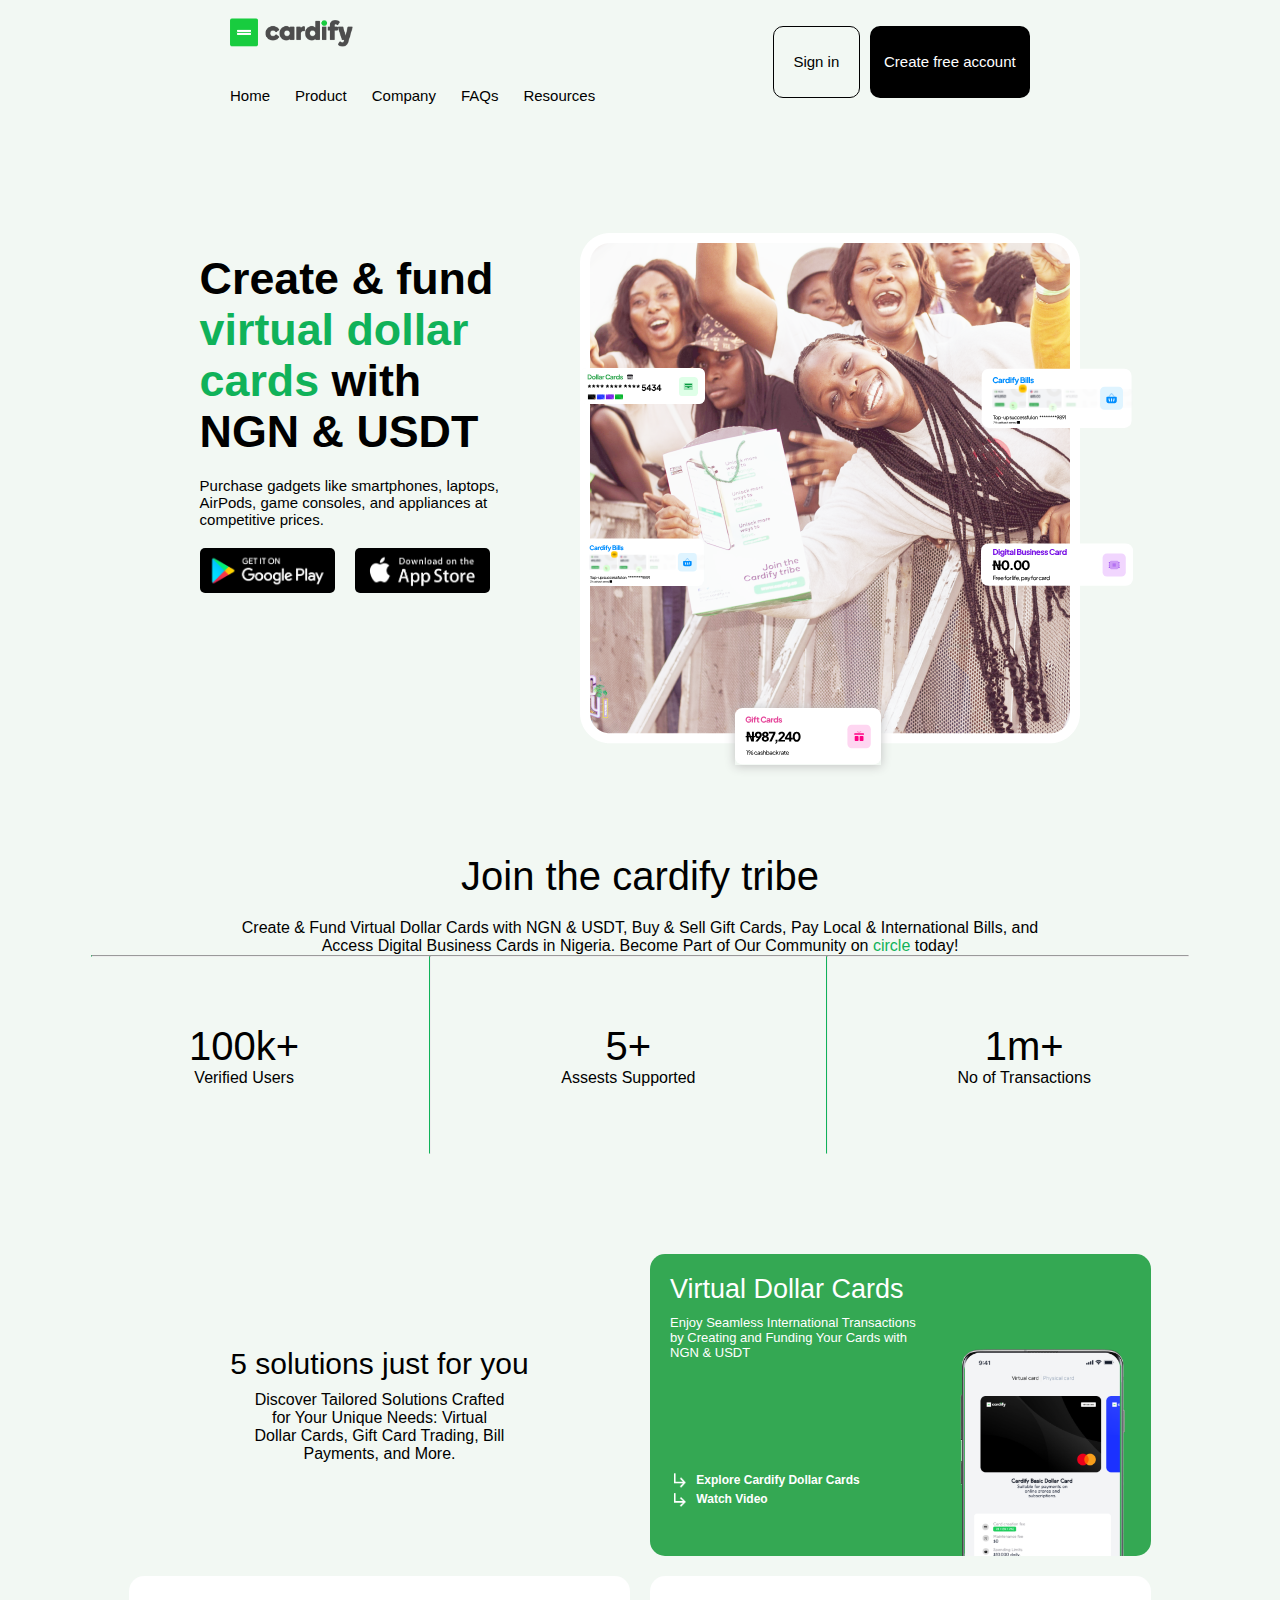
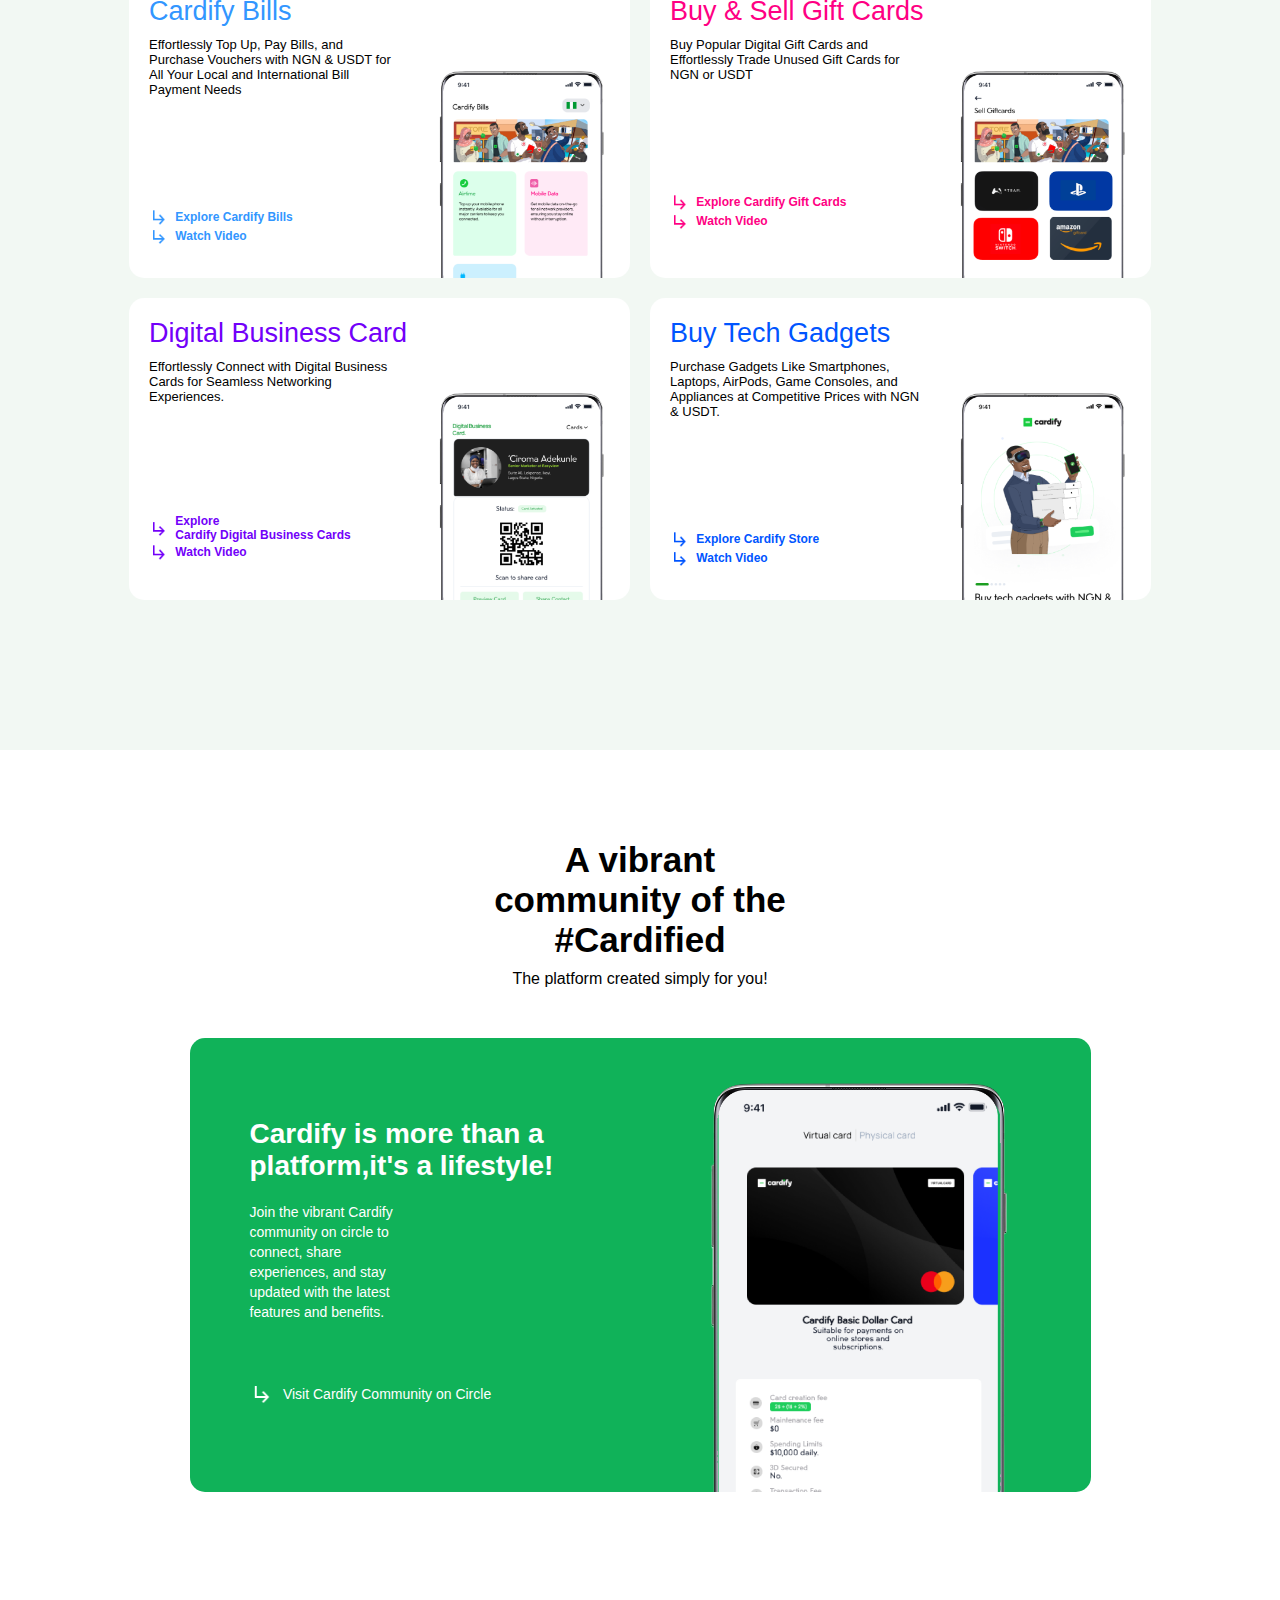
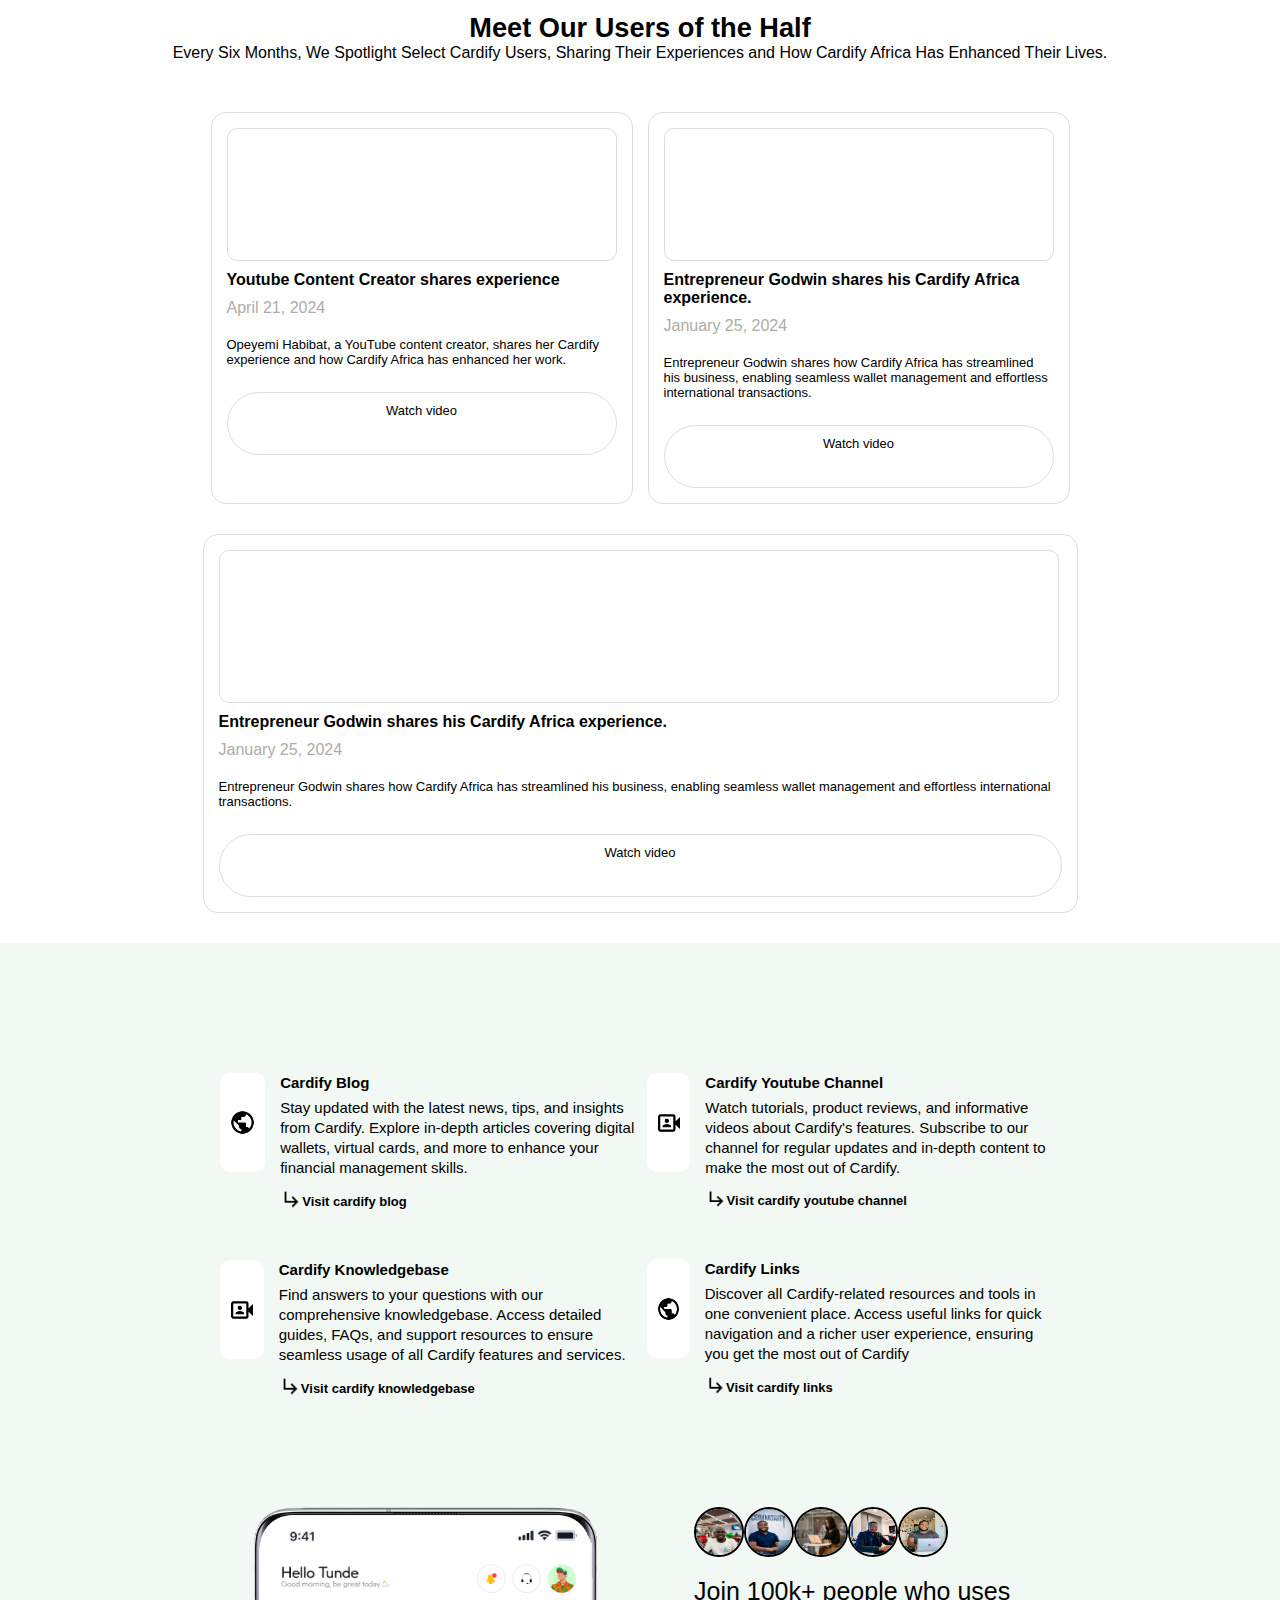
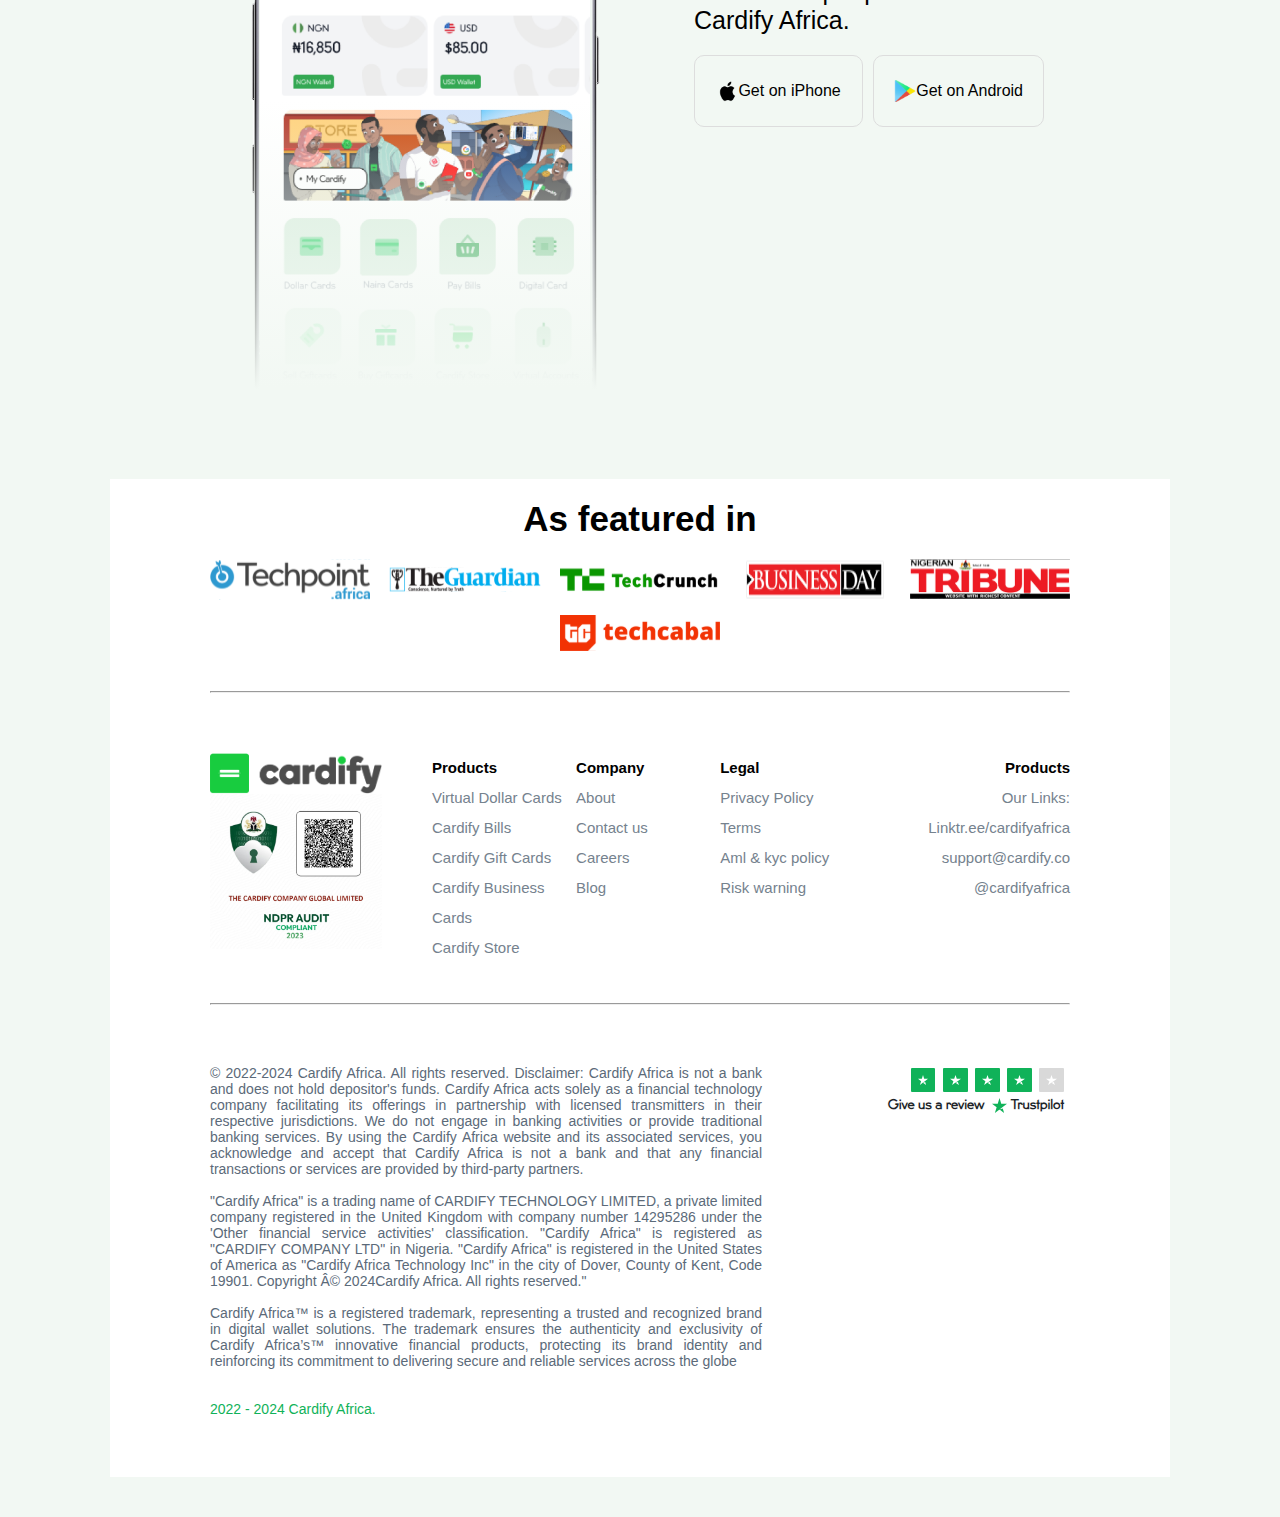
<file: index.html>
<!DOCTYPE html>
<html lang="en">

<head>
    <meta charset="UTF-8">
    <meta name="viewport" content="width=device-width, initial-scale=1.0">
    <title>Cardify</title>
    <link rel="stylesheet" href="./cardify.css">
</head>

<body>
    <nav>
        <div class="logos">
            <img src="./CardifyLogo.png" alt="">
            <div class="home">
                <a href="index.html">Home</a>
                <div class="dropdown">
                    <a href="#">Product</a>
                    <div class="dropdown-content">
                        <div>
                            <a href="dollarcard.html">
                                <div class="dollars">
                                    <span>Dollar Cards</span>
                                    Create & fund cards with NGN & USDT
                                </div>
                            </a>
                            <div class="dollars">
                                <span>Bills</span>
                                Pay bills with NGN & USDT
                            </div>
                            <div class="dollars">
                                <span>Gift Cards</span>
                                Buy & sell unused gift cards
                            </div>
                        </div>
                        <div class="drop2">
                            <div class="dollars">
                                <span>Digital Cards</span>
                                Get a digital business card
                            </div>
                            <div class="dollars">
                                <span>Cardify Cards</span>
                                Buy tech gadgets on the go
                            </div>
                        </div>
                    </div>

                </div>
                <a href="">Company</a>
                <a href="faq.html">FAQs</a>
                <a href="">Resources</a>
            </div>
        </div>
        <div class="signin">
            <a class="signin2" href="login.html">Sign in</a>
            <a class="freeacc" href="register.html">Create free account</a>
        </div>
        <div class="lists">
            <input type="checkbox" id="menuToggle">
            <label for="menuToggle" class="menu-btn">&#9776;</label>
            <div class="side-menu">
                <label for="menuToggle" class="cancel-btn">&times;</label>
                <ul>
                    <li><a class="topic" href="index.html">Home</a></li>

                    <li>
                        <a class="topic" href="#">Product </a>
                        <ul class="dropdown2">
                            <a href="dollarcard.html">Dollar Cards</a>
                            <a href="#">Digital Cards</a>
                            <a href="#">BIlls</a>
                            <a href="#">Cardify Store</a>
                            <a href="#">Gift Cards</a>
                        </ul>
                    </li>

                    <li>
                        <a class="topic" href="#">Company</a>
                        <ul class="dropdown2">
                            <a href="#">About Us</a>
                            <a href="#">Contact Cards</a>
                            <a href="#">Career</a>
                        </ul>
                    </li>

                    <li>
                        <a class="topic" href="#">Resources</a>
                    </li>

                    <li><a href="faq.html">FAQ</a></li>

                    <div class="signin1">
                        <a class="signin3" href="login.html">Sign in</a>
                        <a class="freeacc2" href="register.html">Create free account</a>
                    </div>
                </ul>
            </div>
        </div>
    </nav>
    <section class="page1">
        <div class="create">
            <p>
                Create & fund <span>virtual dollar cards</span>
                with NGN & USDT
            </p>
            Purchase gadgets like smartphones, laptops,
            AirPods, game consoles, and appliances at competitive prices.
            <div class="createicons">
                <img src="./googleplay-store.png" alt="">
                <img src="./app-store.png" alt="">
            </div>
        </div>
        <div class="createpic">
            <div class="first">
                <img class="dollarcard" src="./float_5_dollar_card.png" alt="">
                <img class="cardifybill" src="./float_4_cardify_bills.svg" alt="">
            </div>
            <div class="second">
                <img class="cardifybill" src="./float_3_gift_card.svg" alt="">
            </div>
            <div class="third">
                <img class="cardifybill2" src="./float_4_cardify_bills.svg" alt="">
                <img class="businesscard" src="./float_2_business_card.svg" alt="">
            </div>
        </div>
    </section>
    <section class="page2">
        <div class="jointribe">
            <p class="join">
                Join the cardify tribe
            </p>
            <p>
                Create & Fund Virtual Dollar Cards with NGN & USDT,
                Buy & Sell Gift Cards, Pay Local & International Bills,
                and Access Digital Business Cards in Nigeria.
                Become Part of Our Community on <span>circle</span> today!
            </p>
        </div>
        <div class="verified">
            <hr class="firsthr">
            <div class="testimonials">
                <div class="testitext">
                    <p class="users">
                        100k+
                    </p>
                    <p>
                        Verified Users
                    </p>
                </div>
                <hr>
                <div class="testitext">
                    <p class="users">
                        5+
                    </p>
                    <p>
                        Assests Supported
                    </p>
                </div>
                <hr>
                <div class="testitext">
                    <p class="users">
                        1m+
                    </p>
                    <p>
                        No of Transactions
                    </p>
                </div>
            </div>
        </div>
        <div class="solutions">
            <div class="justfor">
                <p class="just">
                    5 solutions just for you
                </p>
                <p class="just2">
                    Discover Tailored Solutions Crafted for Your Unique Needs:
                    Virtual Dollar Cards, Gift Card Trading, Bill Payments, and More.
                </p>
            </div>
            <div class="solutionsimg">
                <div class="virtual">
                    <p class="virtual1">
                        Virtual Dollar Cards
                    </p>
                    <p class="virtual2">
                        Enjoy Seamless International Transactions by Creating and
                        Funding Your Cards with NGN & USDT
                    </p>
                    <div class="explorelink">
                        <img src="./subdirectory_arrow_right_24dp_FFFFFF_FILL0_wght400_GRAD0_opsz24.png" alt="">
                        <b>
                            Explore Cardify Dollar Cards
                        </b>
                    </div>
                    <div class="explorelink2">
                        <img src="./subdirectory_arrow_right_24dp_FFFFFF_FILL0_wght400_GRAD0_opsz24.png" alt="">
                        <b>
                            Watch Video
                        </b>
                    </div>
                </div>
            </div>
        </div>
        <div class="solutions">
            <div class="solutionsimg2">
                <div class="virtual">
                    <p class="virtual1b">
                        Cardify Bills
                    </p>
                    <p class="virtual2">
                        Effortlessly Top Up, Pay Bills, and Purchase Vouchers with NGN
                        & USDT for All Your Local and International Bill Payment Needs
                    </p>
                    <div class="explorelinkb">
                        <img src="./subdirectory_arrow_right_24dp_3296FF_FILL0_wght400_GRAD0_opsz24.png" alt="">
                        <b>
                            Explore Cardify Bills
                        </b>
                    </div>
                    <div class="explorelink2b">
                        <img src="./subdirectory_arrow_right_24dp_3296FF_FILL0_wght400_GRAD0_opsz24.png" alt="">
                        <b>
                            Watch Video
                        </b>
                    </div>
                </div>
            </div>
            <div class="solutionsimg3">
                <div class="virtual">
                    <p class="virtual1c">
                        Buy & Sell Gift Cards
                    </p>
                    <p class="virtual2">
                        Buy Popular Digital Gift Cards and
                        Effortlessly Trade Unused Gift Cards for NGN or USDT
                    </p>
                    <div class="explorelinkc">
                        <img src="./subdirectory_arrow_right_24dp_FF0083_FILL0_wght400_GRAD0_opsz24.png" alt="">
                        <b>
                            Explore Cardify Gift Cards
                        </b>
                    </div>
                    <div class="explorelink2c">
                        <img src="./subdirectory_arrow_right_24dp_FF0083_FILL0_wght400_GRAD0_opsz24.png" alt="">
                        <b>
                            Watch Video
                        </b>
                    </div>
                </div>
            </div>
        </div>
        <div class="solutions">
            <div class="solutionsimg4">
                <div class="virtual">
                    <p class="virtual1d">
                        Digital Business Card
                    </p>
                    <p class="virtual2">
                        Effortlessly Connect with
                        Digital Business Cards for Seamless Networking Experiences.
                    </p>
                    <div class="explorelinkd">
                        <img src="./subdirectory_arrow_right_24dp_7200F9_FILL0_wght400_GRAD0_opsz24.png" alt="">
                        <b>
                            Explore <br>Cardify Digital Business Cards
                        </b>
                    </div>
                    <div class="explorelink4d">
                        <img src="./subdirectory_arrow_right_24dp_7200F9_FILL0_wght400_GRAD0_opsz24.png" alt="">
                        <b>
                            Watch Video
                        </b>
                    </div>
                </div>
            </div>
            <div class="solutionsimg5">
                <div class="virtual">
                    <p class="virtual5e">
                        Buy Tech Gadgets
                    </p>
                    <p class="virtual2">
                        Purchase Gadgets Like Smartphones, Laptops, AirPods, Game
                        Consoles, and Appliances at Competitive Prices with NGN & USDT.
                    </p>
                    <div class="explorelinke">
                        <img src="./subdirectory_arrow_right_24dp_0055FF_FILL0_wght400_GRAD0_opsz24.png" alt="">
                        <b>
                            Explore Cardify Store
                        </b>
                    </div>
                    <div class="explorelink5e">
                        <img src="./subdirectory_arrow_right_24dp_0055FF_FILL0_wght400_GRAD0_opsz24.png" alt="">
                        <b>
                            Watch Video
                        </b>
                    </div>
                </div>
            </div>
        </div>
    </section>
    <section class="page3">
        <div class="vibrant">
            <h2>
                A vibrant community of the #Cardified
            </h2>
            The platform created simply for you!
        </div>
        <div class="cardifybig">
            <div class="innerdiv">
                <h2>
                    Cardify is more than a platform,it's a lifestyle!
                </h2>
                <p>
                    Join the vibrant Cardify community on circle to connect, share
                    experiences, and stay updated with the latest features and benefits.
                </p>
                <div class="visit">
                    <img src="./subdirectory_arrow_right_24dp_FFFFFF_FILL0_wght400_GRAD0_opsz24.png" alt="">
                    <p>
                        Visit Cardify Community on Circle
                    </p>
                </div>
            </div>
        </div>

    </section>
    <section class="page4">
        <div class="half">
            <b>
                Meet Our Users of the Half
            </b>
            <p>
                Every Six Months, We Spotlight Select Cardify Users, Sharing Their
                Experiences and How Cardify Africa Has Enhanced Their Lives.
            </p>
        </div>
        <div class="youtubeall">
            <div class="youtube">
                <div class="youtubevideo">
                    <iframe width="390" height="133"
                        src="https://www.youtube.com/embed/8raJEl-mB3A?list=PL6eY_AlbQfP5CSX4-DqdeRxhIXzD9OS9m"
                        title="Opeyemi Habibat reviews Cardify Africa" frameborder="0" allow="accelerometer; autoplay; clipboard-write; encrypted-media; 
                    gyroscope; picture-in-picture; web-share" referrerpolicy="strict-origin-when-cross-origin"
                        allowfullscreen></iframe>
                </div>
                <h4>Youtube Content Creator shares experience</h4>
                <p class="date">April 21, 2024</p>
                <p class="name">
                    Opeyemi Habibat, a YouTube content creator, shares her Cardify
                    experience and how Cardify Africa has enhanced her work.
                </p>
                <a class="playy"
                    href="https://www.youtube.com/embed/8raJEl-mB3A?list=PL6eY_AlbQfP5CSX4-DqdeRxhIXzD9OS9m">
                    <div class="watchvideo">
                        Watch video
                    </div>
                </a>
            </div>
            <div class="youtube">
                <div class="youtubevideo">
                    <iframe width="390" height="133"
                        src="https://www.youtube.com/embed/JRavwKjxaec?list=PL6eY_AlbQfP5CSX4-DqdeRxhIXzD9OS9m"
                        title="Food Entrepreneur, Godwin talks about Cardify Africa" frameborder="0"
                        allow="accelerometer; autoplay; clipboard-write; encrypted-media; gyroscope; picture-in-picture; web-share"
                        referrerpolicy="strict-origin-when-cross-origin" allowfullscreen></iframe>
                </div>
                <h4>Entrepreneur Godwin shares his Cardify Africa experience.</h4>
                <p class="date">January 25, 2024</p>
                <p class="name">
                    Entrepreneur Godwin shares how Cardify Africa has streamlined his
                    business, enabling seamless wallet
                    management and effortless international transactions.
                </p>
                <a class="playy"
                    href="https://www.youtube.com/embed/JRavwKjxaec?list=PL6eY_AlbQfP5CSX4-DqdeRxhIXzD9OS9m">
                    <div class="watchvideo">
                        Watch video
                    </div>
                </a>
            </div>
        </div>
        <div class="youtubebig">
            <div class="youtubevideo2">
                <iframe width="840" height="153"
                    src="https://www.youtube.com/embed/kK7MHRwAXFI?list=PL6eY_AlbQfP5CSX4-DqdeRxhIXzD9OS9m"
                    title="Local man shares how he discovered Cardify Africa" frameborder="0"
                    allow="accelerometer; autoplay; clipboard-write; encrypted-media; gyroscope; picture-in-picture; web-share"
                    referrerpolicy="strict-origin-when-cross-origin" allowfullscreen></iframe>
            </div>
            <h4>Entrepreneur Godwin shares his Cardify Africa experience.</h4>
            <p class="date">January 25, 2024</p>
            <p class="name">
                Entrepreneur Godwin shares how Cardify Africa has streamlined his
                business, enabling seamless wallet
                management and effortless international transactions.
            </p>
            <a class="playy" href="https://www.youtube.com/embed/kK7MHRwAXFI?list=PL6eY_AlbQfP5CSX4-DqdeRxhIXzD9OS9m">
                <div class="watchvideo">
                    Watch video
                </div>
            </a>
        </div>
    </section>
    <section class="page5">
        <div class="dtwo">
            <div class="blogall">
                <div class="blogpics">
                    <img src="./public_24dp_000000_FILL0_wght400_GRAD0_opsz24.png" alt="">
                </div>
                <div class="blog">
                    <b>Cardify Blog</b>
                    Stay updated with the latest news, tips, and insights from
                    Cardify. Explore in-depth articles covering digital wallets,
                    virtual cards, and more to enhance your financial management skills.
                    <div class="bloglink">
                        <img src="./subdirectory_arrow_right_24dp_000000_FILL0_wght400_GRAD0_opsz24.png" alt="">
                        <b>Visit cardify blog</b>
                    </div>
                </div>
            </div>
            <div class="blogall">
                <div class="blogpics">
                    <img src="./video_camera_front_24dp_000000_FILL0_wght400_GRAD0_opsz24.png" alt="">
                </div>
                <div class="blog">
                    <b>Cardify Knowledgebase</b>
                    Find answers to your questions with our comprehensive knowledgebase.
                    Access detailed guides, FAQs, and support resources to
                    ensure seamless usage of all Cardify features and services.
                    <div class="bloglink">
                        <img src="./subdirectory_arrow_right_24dp_000000_FILL0_wght400_GRAD0_opsz24.png" alt="">
                        <b>Visit cardify knowledgebase</b>
                    </div>
                </div>
            </div>
        </div>
        <div class="dtwo">
            <div class="blogall">
                <div class="blogpics">
                    <img src="./video_camera_front_24dp_000000_FILL0_wght400_GRAD0_opsz24.png" alt="">
                </div>
                <div class="blog">
                    <b>Cardify Youtube Channel</b>
                    Watch tutorials, product reviews, and informative videos about Cardify's
                    features. Subscribe to our channel for regular updates
                    and in-depth content to make the most out of Cardify.
                    <div class="bloglink">
                        <img src="./subdirectory_arrow_right_24dp_000000_FILL0_wght400_GRAD0_opsz24.png" alt="">
                        <b>Visit cardify youtube channel</b>
                    </div>
                </div>
            </div>
            <div class="blogall">
                <div class="blogpics">
                    <img src="./public_24dp_000000_FILL0_wght400_GRAD0_opsz24.png" alt="">
                </div>
                <div class="blog">
                    <b>Cardify Links</b>
                    Discover all Cardify-related resources and tools in one convenient
                    place. Access useful links for quick navigation and a richer user
                    experience, ensuring you get the most out of Cardify
                    <div class="bloglink">
                        <img src="./subdirectory_arrow_right_24dp_000000_FILL0_wght400_GRAD0_opsz24.png" alt="">
                        <b>Visit cardify links</b>
                    </div>
                </div>
            </div>
        </div>
    </section>
    <section class="page6">
        <div class="transphone">
            <img src="./pre-footer-image-phone3.png" alt="">
        </div>
        <div class="transparent">
            <div class="people">
                <img src="./image_1.jpeg" alt="">
                <img src="./image_2.jpeg" alt="">
                <img src="./image_3.jpeg" alt="">
                <img src="./image_4.jpeg" alt="">
                <img src="./image_5.jpeg" alt="">
            </div>
            <p class="transp">Join 100k+ people who uses Cardify Africa.</p>
            <div class="allapps">
                <div class="app">
                    <img src="./apple-icon.png" alt="">
                    <p>Get on iPhone</p>
                </div>
                <div class="app">
                    <img src="./playstore-icon.png" alt="">
                    <p>Get on Android</p>
                </div>
            </div>
        </div>

    </section>
    <section class="page7">
        <div class="asfeatured">
            <h2>As featured in</h2>
            <div class="companies">
                <img src="./techPointAfrica.svg" alt="">
                <img src="./theGuardian.svg" alt="">
                <img src="./techCrunch.svg" alt="">
                <img src="./businessDay.png" alt="">
                <img src="./nigeriaTribune.svg" alt="">
                <img src="./techCabal.svg" alt="">
            </div>
            <hr>
            <div class="footer">
                <div class="logoss">
                    <img src="./CardifyLogo.png" alt="">
                    <img src="./Cardify-Audit-Cut.jpg" alt="">
                </div>
                <div class="footerlinks">
                    <b>Products</b>
                    <a href="">Virtual Dollar Cards</a>
                    <a href="">Cardify Bills</a>
                    <a href="">Cardify Gift Cards</a>
                    <a href="">Cardify Business Cards</a>
                    <a href="">Cardify Store</a>
                </div>
                <div class="footerlinks">
                    <b>Company</b>
                    <a href="">About</a>
                    <a href="">Contact us</a>
                    <a href="">Careers</a>
                    <a href="">Blog</a>
                </div>
                <div class="footerlinks">
                    <b>Legal</b>
                    <a href="">Privacy Policy</a>
                    <a href="">Terms</a>
                    <a href="">Aml & kyc policy</a>
                    <a href="">Risk warning</a>
                </div>
                <div class="footerlinks2">
                    <b>Products</b>
                    <a href="">Our Links: Linktr.ee/cardifyafrica</a>
                    <a href="">support@cardify.co</a>
                    <a href="">@cardifyafrica</a>
                </div>
            </div>
            <hr>
            <div class="aboutus">
                <div class="firstus">
                    <p>
                        © 2022-2024 Cardify Africa. All rights reserved. Disclaimer: Cardify Africa is not a bank and
                        does not
                        hold depositor's funds. Cardify Africa acts solely as a financial technology company
                        facilitating its
                        offerings in partnership with licensed transmitters in their respective jurisdictions. We do not
                        engage
                        in banking activities or provide traditional banking services. By using the Cardify Africa
                        website and
                        its associated services, you acknowledge and accept that Cardify Africa is not a bank and that
                        any
                        financial transactions or services are provided by third-party partners. <br><br>

                        "Cardify Africa" is a trading name of CARDIFY TECHNOLOGY LIMITED, a private limited company
                        registered
                        in the United Kingdom with company number 14295286 under the 'Other financial service
                        activities'
                        classification. "Cardify Africa" is registered as "CARDIFY COMPANY LTD" in Nigeria. "Cardify
                        Africa" is
                        registered in the United States of America as "Cardify Africa Technology Inc" in the city of
                        Dover,
                        County of Kent, Code 19901.
                        Copyright Â© 2024Cardify Africa. All rights reserved."<br><br>

                        Cardify Africa™ is a registered trademark, representing a trusted and recognized brand in
                        digital wallet
                        solutions. The trademark ensures the authenticity and exclusivity of Cardify Africa’s™
                        innovative
                        financial products, protecting its brand identity and reinforcing its commitment to delivering
                        secure
                        and reliable services across the globe
                    </p><br><br>
                    <p class="aboutusyear">2022 - 2024 Cardify Africa.</p>
                </div>
                <div class="review">
                    <img src="./ScreenShot Tool -20240918123813.png" alt="">
                </div>
            </div>
        </div>
    </section>
</body>

</html>
</file>
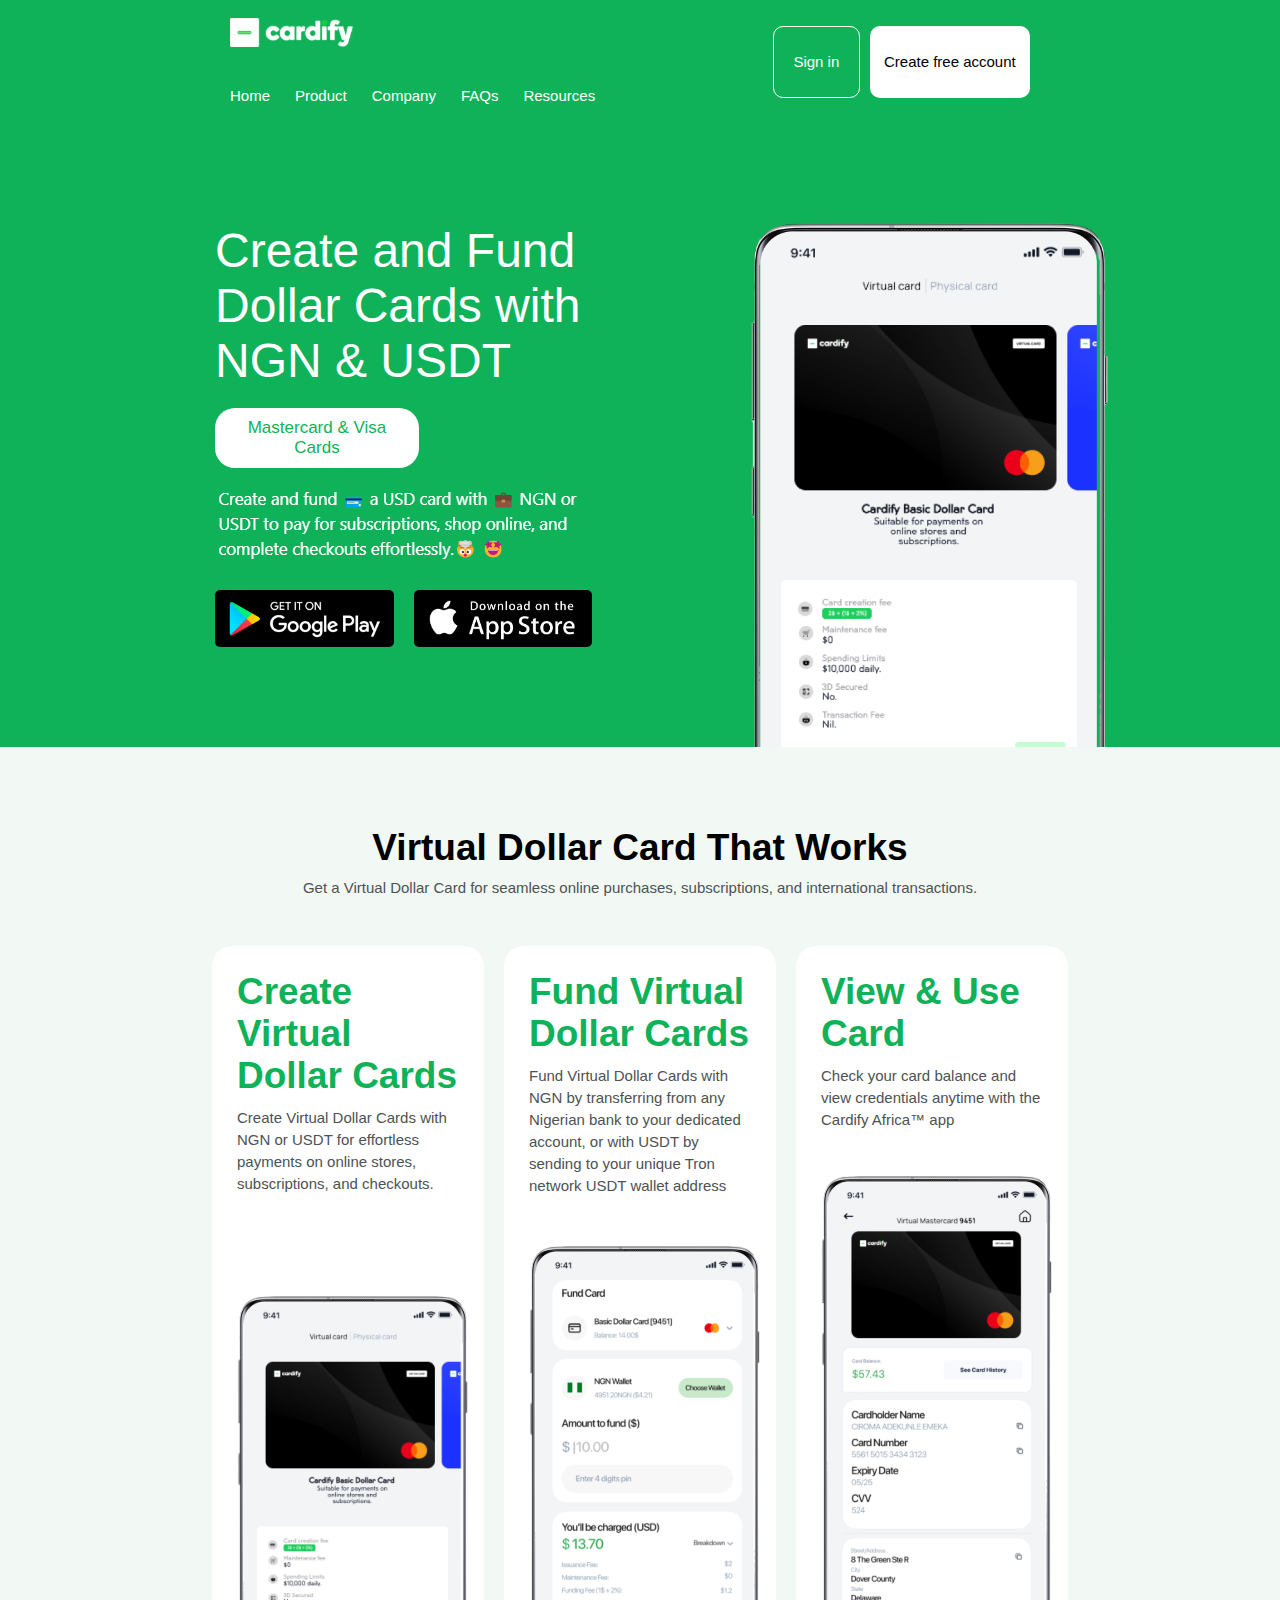
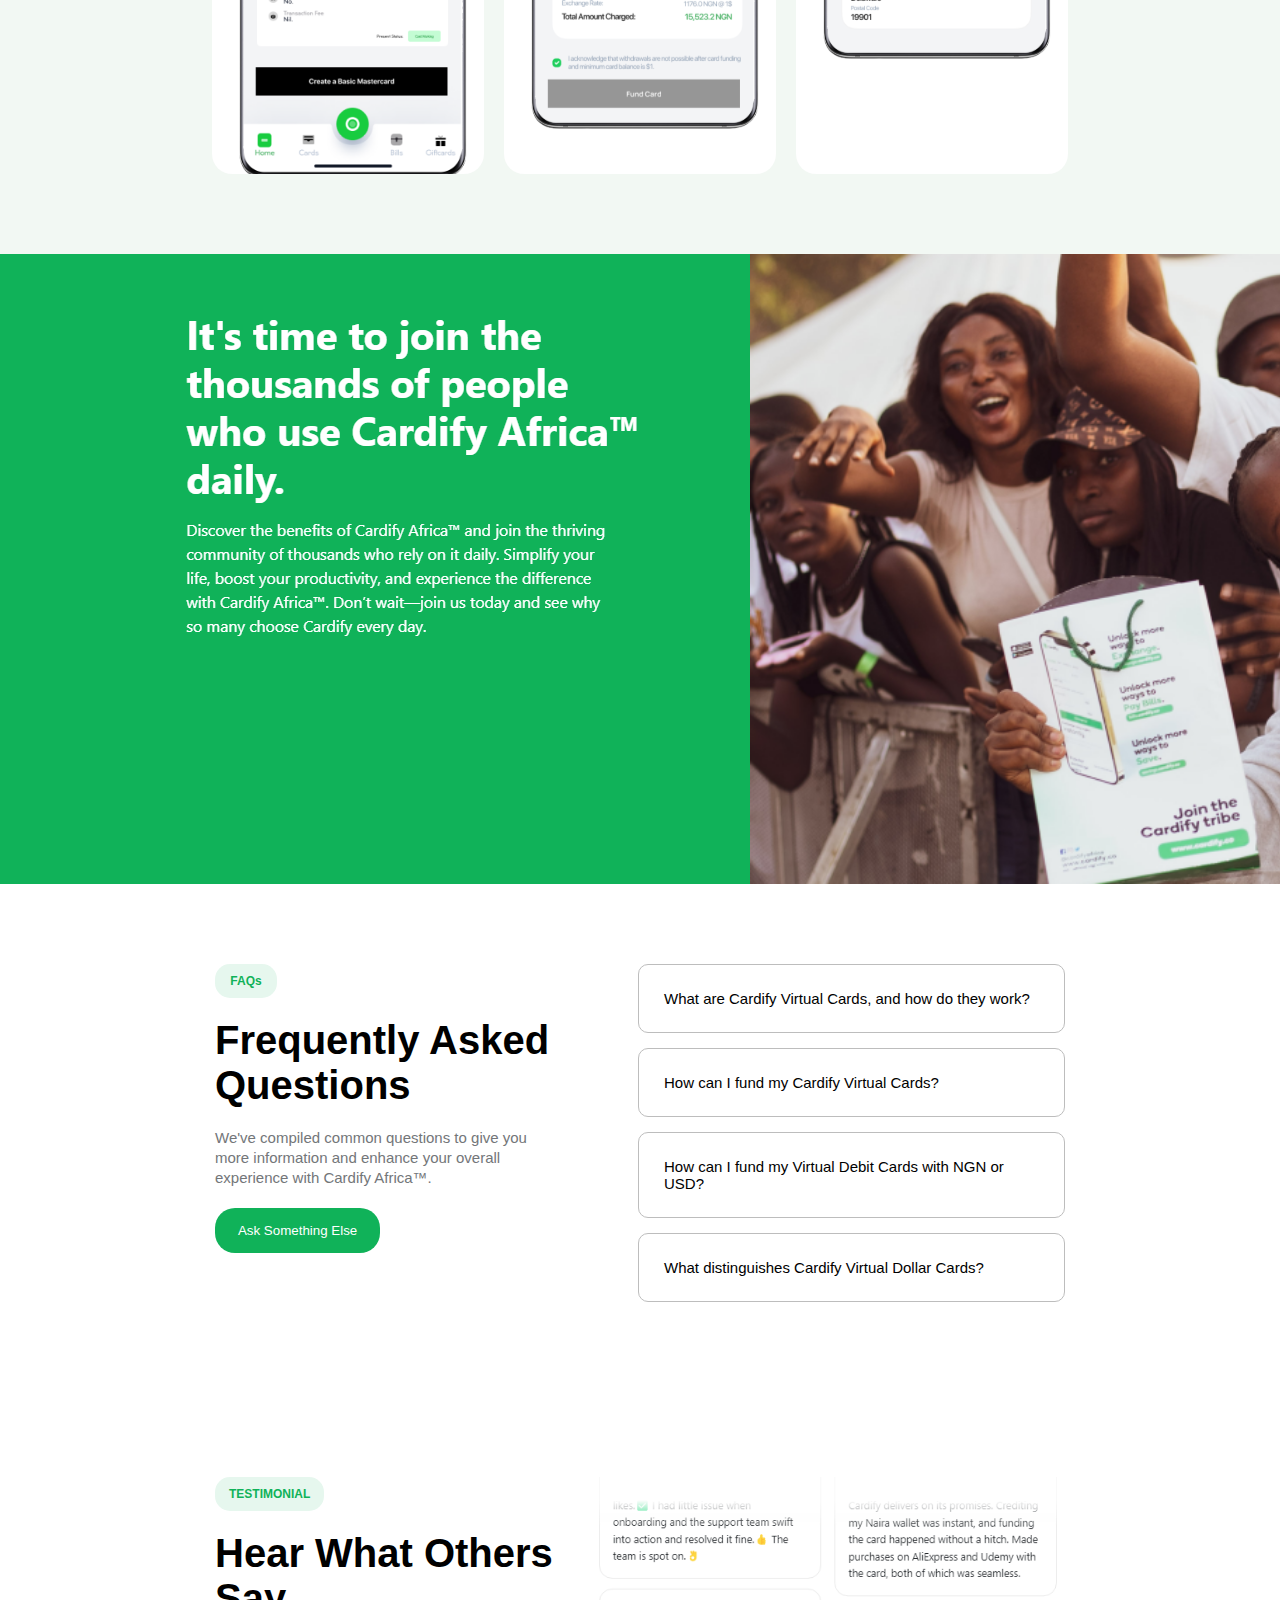
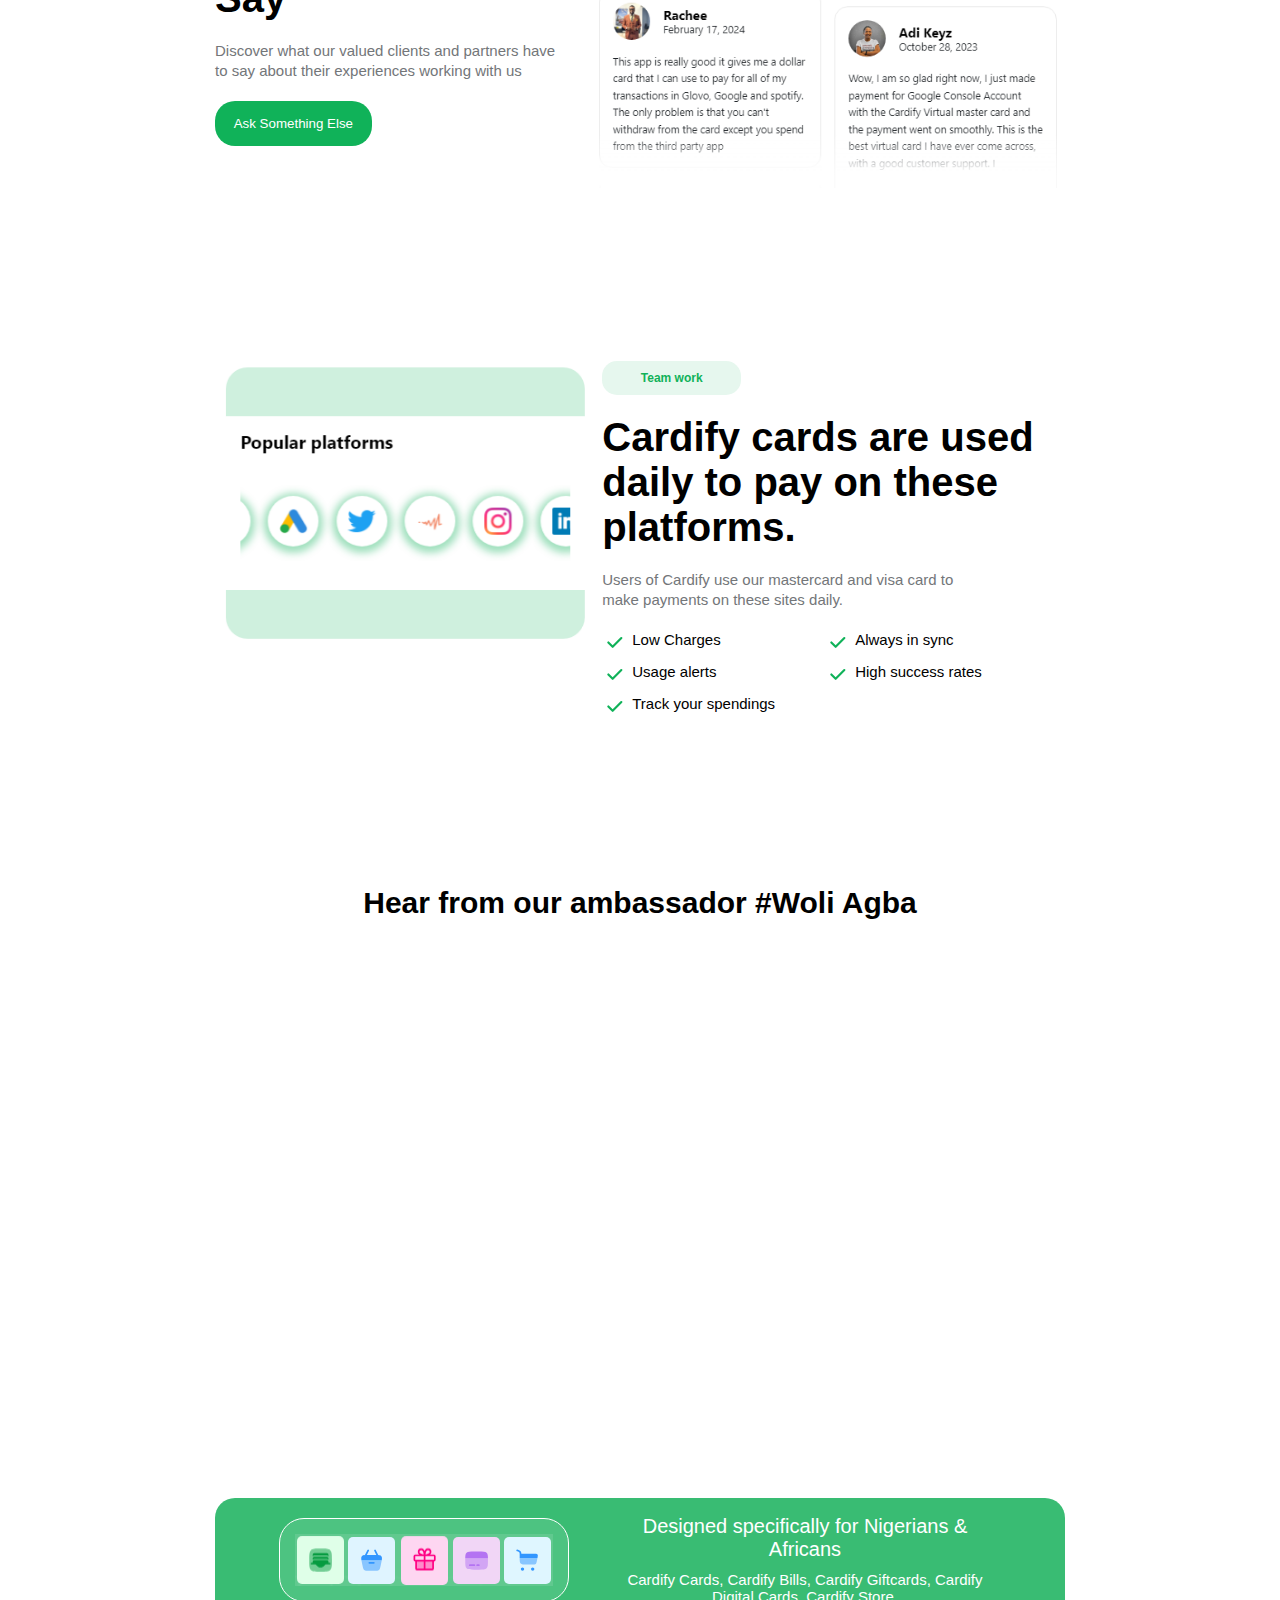
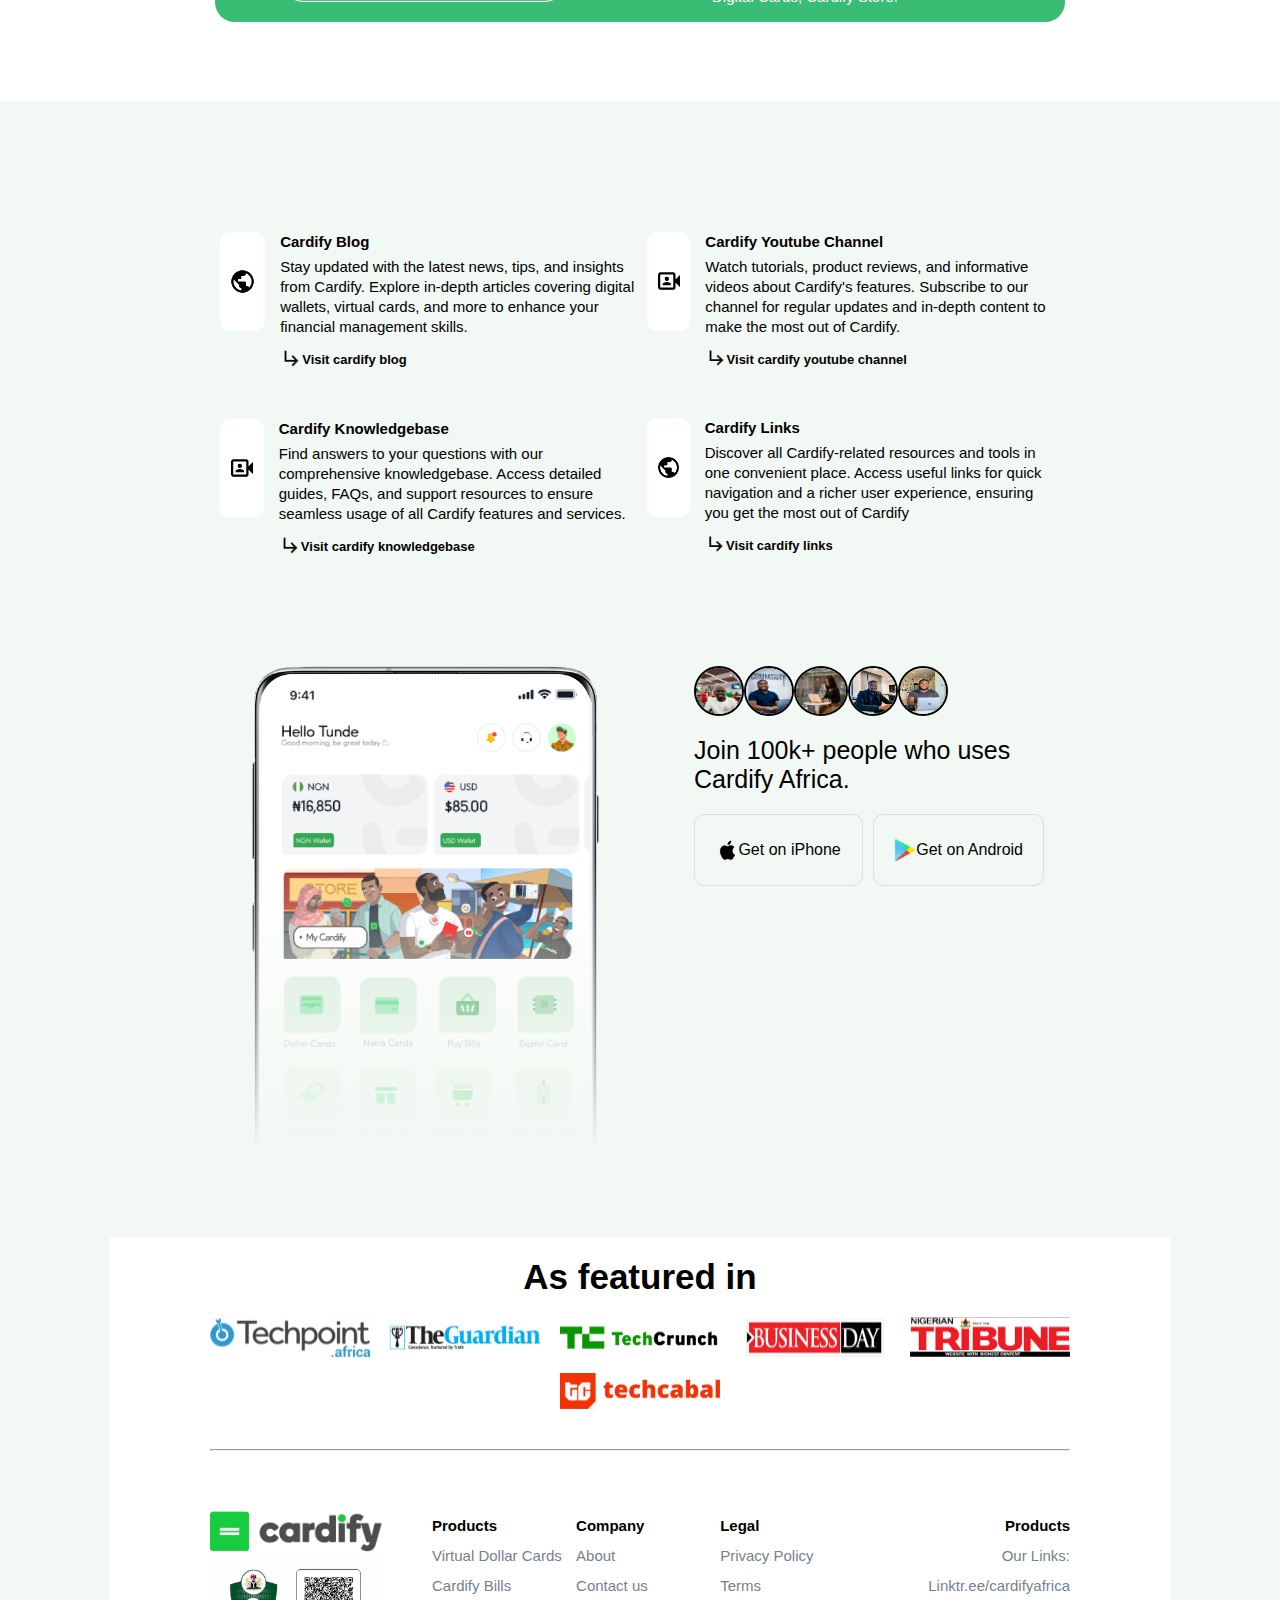
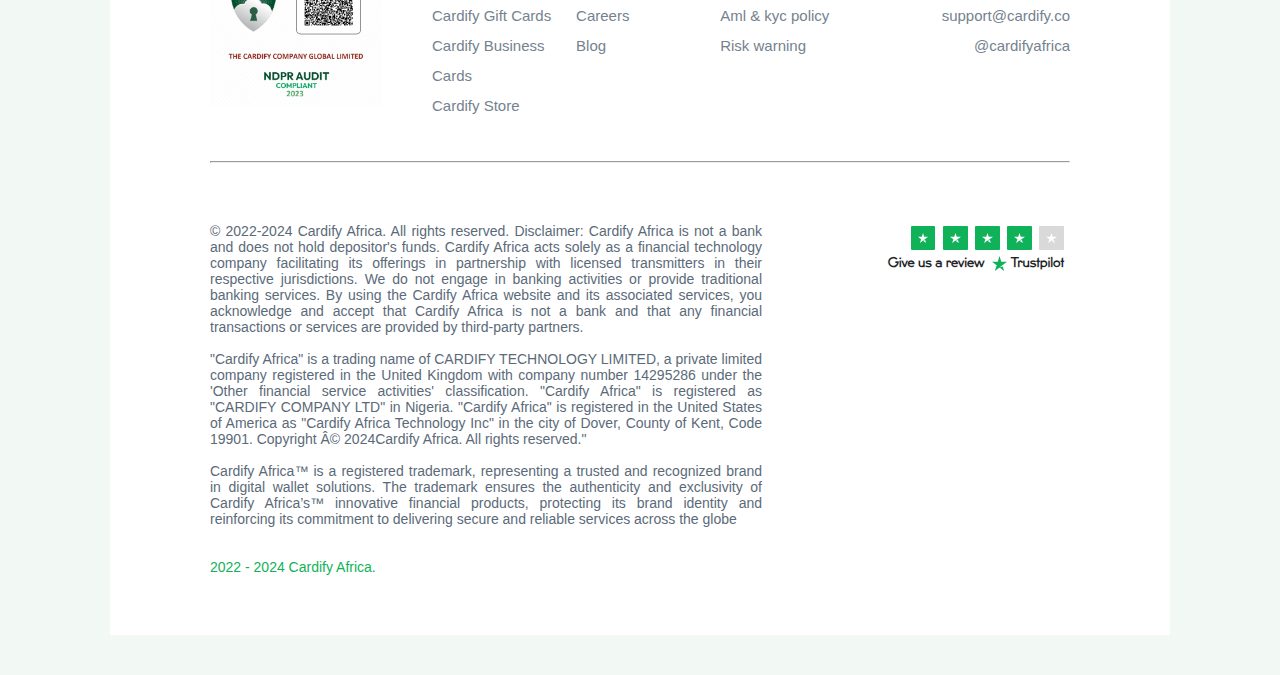
<file: dollarcard.html>
<!DOCTYPE html>
<html lang="en">

<head>
    <meta charset="UTF-8">
    <meta name="viewport" content="width=device-width, initial-scale=1.0">
    <title>dollarcard</title>
    <link rel="stylesheet" href="dollarcard.css">
</head>

<body>
    <nav>
        <div class="logos">
            <img src="./cardify-white-variant-logo.svg" alt="">
            <div class="home">
                <a class="doll" href="index.html">Home</a>
                <div class="dropdown">
                    <a class="doll" href="#">Product</a>
                    <div class="dropdown-content">
                        <div>
                            <a class="doll2" href="dollarcard.html">
                                <div class="dollars">
                                    <!-- <img src="./float_5_dollar_card.png" alt=""> -->
                                    <span>Dollar Cards</span>
                                    Create & fund cards with NGN & USDT
                                </div>
                            </a>
                            <div class="dollars">
                                <!-- <img src="./float_5_dollar_card.png" alt=""> -->
                                <span>Bills</span>
                                Pay bills with NGN & USDT
                            </div>
                            <div class="dollars">
                                <!-- <img src="./float_5_dollar_card.png" alt=""> -->
                                <span>Gift Cards</span>
                                Buy & sell unused gift cards
                            </div>
                        </div>
                        <div class="drop2">
                            <div class="dollars">
                                <!-- <img src="./float_5_dollar_card.png" alt=""> -->
                                <span>Digital Cards</span>
                                Get a digital business card
                            </div>
                            <div class="dollars">
                                <!-- <img src="./float_5_dollar_card.png" alt=""> -->
                                <span>Cardify Cards</span>
                                Buy tech gadgets on the go
                            </div>
                        </div>
                    </div>

                </div>
                <a class="doll" href="">Company</a>
                <a class="doll" href="faq.html">FAQs</a>
                <a class="doll" href="">Resources</a>
            </div>
        </div>
        <div class="signin">
            <a class="signin2" href="login.html">Sign in</a>
            <a class="freeacc" href="register.html">Create free account</a>
        </div>
        <div class="lists">
            <input type="checkbox" id="menuToggle">
            <label for="menuToggle" class="menu-btn">&#9776;</label>
            <div class="side-menu">
                <label for="menuToggle" class="cancel-btn">&times;</label>
                <ul>
                    <li><a class="topic" href="index.html">Home</a></li>

                    <li>
                        <a class="topic" href="#">Product </a>
                        <ul class="dropdown2">
                            <a href="dollarcard.html">Dollar Cards</a>
                            <a href="#">Digital Cards</a>
                            <a href="#">BIlls</a>
                            <a href="#">Cardify Store</a>
                            <a href="#">Gift Cards</a>
                        </ul>
                    </li>

                    <li>
                        <a class="topic" href="#">Company</a>
                        <ul class="dropdown2">
                            <a href="#">About Us</a>
                            <a href="#">Contact Cards</a>
                            <a href="#">Career</a>
                        </ul>
                    </li>

                    <li>
                        <a class="topic" href="#">Resources</a>
                    </li>

                    <li><a href="faq.html">FAQ</a></li>

                    <div class="signin1">
                        <a class="signin3" href="login.html">Sign in</a>
                        <a class="freeacc2" href="register.html">Create free account</a>
                    </div>
                </ul>
            </div>
        </div>
    </nav>
    <section class="page1">
        <div class="create">
            <p>
                Create and Fund Dollar Cards
                with NGN & USDT
            </p>
            <div class="mastercards">
                Mastercard & Visa Cards
            </div>
            <img class="emoji" src="./ScreenShot Tool -20240919090539.png" alt="">
            <div class="createicons">
                <img src="./googleplay-store.png" alt="">
                <img src="./app-store.png" alt="">
            </div>
        </div>
    </section>
    <section class="page2">
        <div class="virtualcard">
            <b>Virtual Dollar Card That Works</b>
            Get a Virtual Dollar Card for seamless online purchases,
            subscriptions, and international transactions.
        </div>
        <div class="alllongboxes">
            <div class="longboxes">
                <b>Create <br>Virtual <br> Dollar Cards</b>
                <p>
                    Create Virtual Dollar Cards with NGN or USDT for effortless
                    payments on online stores, subscriptions, and checkouts.
                </p>
            </div>
            <div class="longboxes2">
                <b>Fund Virtual Dollar Cards</b>
                <p>
                    Fund Virtual Dollar Cards with NGN by transferring from any Nigerian bank
                    to your dedicated account, or with USDT by sending to your unique Tron
                    network USDT wallet address
                </p>
            </div>
            <div class="longboxes3">
                <b>View & Use Card</b>
                <p>
                    Check your card balance and view credentials anytime with the Cardify Africa™ app
                </p>
            </div>
        </div>
    </section>
    <section class="page3">
        <img src="./ScreenShot Tool -20240919102032.png" alt="">
    </section>
    <section class="page4">
        <div class="questions">
            <b class="faq1">FAQs</b>
            <b class="faq2">Frequently Asked Questions</b>
            <p>
                We've compiled common questions to give you more information and enhance
                your overall experience with Cardify Africa™.
            </p>
            <button>Ask Something Else</button>
        </div>
        <div class="accordion">
            <div class="accordion-item">
                <input type="checkbox" id="accordion1">
                <label for="accordion1" class="accordion-header">What are Cardify Virtual Cards, and how do they
                    work?</label>
                <div class="accordion-content">
                    <p>
                        "Cardify Virtual Cards, offered by Cardify Africa™, allow users to create virtual debit cards
                        for seamless international online payments. These virtual cards can be funded from your NGN or
                        USD wallets and are available in two types: the Basic Dollar Card (Mastercard) and the Standard
                        Dollar Card (Visa). Use them for purchases at any online checkout where debit cards are
                        accepted."
                    </p>
                </div>
            </div>
            <div class="accordion-item">
                <input type="checkbox" id="accordion2">
                <label for="accordion2" class="accordion-header">How can I fund my Cardify Virtual Cards?</label>
                <div class="accordion-content">
                    <p>
                        Funding your Cardify Virtual Cards is easy and convenient. You can use the funds in your NGN or
                        USD wallets to create and load your virtual debit cards. This allows you to allocate a specific
                        amount from your existing wallets to your virtual cards, providing a dedicated balance for
                        online transactions.
                    </p>
                </div>
            </div>
            <div class="accordion-item">
                <input type="checkbox" id="accordion3">
                <label for="accordion3" class="accordion-header">How can I fund my Virtual Debit Cards with NGN or
                    USD?</label>
                <div class="accordion-content">
                    <p>
                        You can fund your virtual debit cards using your NGN or USDT wallets, allowing you to convert
                        and allocate funds as needed for your online purchases.
                    </p>
                </div>
            </div>
            <div class="accordion-item">
                <input type="checkbox" id="accordion4">
                <label for="accordion4" class="accordion-header">What distinguishes Cardify Virtual Dollar
                    Cards?</label>
                <div class="accordion-content">
                    <p>
                        Cardify Virtual Dollar Cards are digital debit cards that users can create and fund with NGN and
                        USDT. Available as Basic Dollar Cards (Mastercard) and Standard Dollar Cards (Visa), they
                        facilitate seamless international online purchases, ensuring smooth cross-border spending.
                    </p>
                </div>
            </div>
        </div>
    </section>
    <section class="page4">
        <div class="questions2">
            <b class="faq1b">TESTIMONIAL</b>
            <b class="faq2b">Hear What Others Say</b>
            <p>
                Discover what our valued clients and partners have to say about their experiences working with us
            </p>
            <button>Ask Something Else</button>
        </div>
        <div class="accordion2">
            <img src="./ScreenShot Tool -20240919141555.png" alt="">
        </div>
    </section>
    <section class="page4">
        <div class="accordion2">
            <img src="./ScreenShot Tool -20240919141430.png" alt="">
        </div>
        <div class="questions">
            <b class="faq1" style="width: 30%;">Team work</b>
            <b class="faq2">Cardify cards are used daily to pay on these platforms.</b>
            <p>
                Users of Cardify use our mastercard and visa card to make payments on these sites daily.
            </p>
         <div class="charges">
            <div>
                <div class="lowcharges">
                    <img src="./ScreenShot Tool -20240920033255.png" alt="">
                    <p>Low Charges</p>
                </div>
                <div class="lowcharges">
                    <img src="./ScreenShot Tool -20240920033255.png" alt="">
                    <p>Usage alerts</p>
                </div>
                <div class="lowcharges">
                    <img src="./ScreenShot Tool -20240920033255.png" alt="">
                    <p>Track your spendings</p>
                </div>
            </div>
            <div>
                <div class="lowcharges">
                    <img src="./ScreenShot Tool -20240920033255.png" alt="">
                    <p>Always in sync</p>
                </div>
                <div class="lowcharges">
                    <img src="./ScreenShot Tool -20240920033255.png" alt="">
                    <p>High success rates</p>
                </div>
            </div>
         </div>
        </div>
    </section>
    <section class="page9">
        <b>Hear from our ambassador #Woli Agba</b>
        <div class="youtube">
            <iframe width="914" height="514" src="https://www.youtube.com/embed/avxS8s-sNGY" title="Woli Agba: Using Cardify Africa Dollar Cards" frameborder="0" allow="accelerometer; autoplay; clipboard-write; encrypted-media; gyroscope; picture-in-picture; web-share" referrerpolicy="strict-origin-when-cross-origin" allowfullscreen></iframe>
        </div>
        <div class="last">
            <div class="plastic">
                <img src="./ScreenShot Tool -20240920043000.png" alt="">
                <img src="./ScreenShot Tool -20240920043030.png" alt="">
                <img src="./ScreenShot Tool -20240920043059.png" alt="">
                <img src="./ScreenShot Tool -20240920043129.png" alt="">
                <img src="./ScreenShot Tool -20240920043157.png" alt="">
            </div>
            <div class="lasttext">
                <p>Designed specifically for Nigerians & Africans</p>
                Cardify Cards, Cardify Bills, Cardify Giftcards, Cardify Digital Cards, Cardify Store.
            </div>
        </div>
    </section>

    <section class="page5">
        <div>
            <div class="blogall">
                <div class="blogpics">
                    <img src="./public_24dp_000000_FILL0_wght400_GRAD0_opsz24.png" alt="">
                </div>
                <div class="blog">
                    <b>Cardify Blog</b>
                    Stay updated with the latest news, tips, and insights from
                    Cardify. Explore in-depth articles covering digital wallets,
                    virtual cards, and more to enhance your financial management skills.
                    <div class="bloglink">
                        <img src="./subdirectory_arrow_right_24dp_000000_FILL0_wght400_GRAD0_opsz24.png" alt="">
                        <b>Visit cardify blog</b>
                    </div>
                </div>
            </div>
            <div class="blogall">
                <div class="blogpics">
                    <img src="./video_camera_front_24dp_000000_FILL0_wght400_GRAD0_opsz24.png" alt="">
                </div>
                <div class="blog">
                    <b>Cardify Knowledgebase</b>
                    Find answers to your questions with our comprehensive knowledgebase.
                    Access detailed guides, FAQs, and support resources to
                    ensure seamless usage of all Cardify features and services.
                    <div class="bloglink">
                        <img src="./subdirectory_arrow_right_24dp_000000_FILL0_wght400_GRAD0_opsz24.png" alt="">
                        <b>Visit cardify knowledgebase</b>
                    </div>
                </div>
            </div>
        </div>
        <div>
            <div class="blogall">
                <div class="blogpics">
                    <img src="./video_camera_front_24dp_000000_FILL0_wght400_GRAD0_opsz24.png" alt="">
                </div>
                <div class="blog">
                    <b>Cardify Youtube Channel</b>
                    Watch tutorials, product reviews, and informative videos about Cardify's
                    features. Subscribe to our channel for regular updates
                    and in-depth content to make the most out of Cardify.
                    <div class="bloglink">
                        <img src="./subdirectory_arrow_right_24dp_000000_FILL0_wght400_GRAD0_opsz24.png" alt="">
                        <b>Visit cardify youtube channel</b>
                    </div>
                </div>
            </div>
            <div class="blogall">
                <div class="blogpics">
                    <img src="./public_24dp_000000_FILL0_wght400_GRAD0_opsz24.png" alt="">
                </div>
                <div class="blog">
                    <b>Cardify Links</b>
                    Discover all Cardify-related resources and tools in one convenient
                    place. Access useful links for quick navigation and a richer user
                    experience, ensuring you get the most out of Cardify
                    <div class="bloglink">
                        <img src="./subdirectory_arrow_right_24dp_000000_FILL0_wght400_GRAD0_opsz24.png" alt="">
                        <b>Visit cardify links</b>
                    </div>
                </div>
            </div>
        </div>
    </section>
    <section class="page6">
        <div class="transphone">
            <img src="./pre-footer-image-phone3.png" alt="">
        </div>
        <div class="transparent">
            <div class="people">
                <img src="./image_1.jpeg" alt="">
                <img src="./image_2.jpeg" alt="">
                <img src="./image_3.jpeg" alt="">
                <img src="./image_4.jpeg" alt="">
                <img src="./image_5.jpeg" alt="">
            </div>
            <p class="transp">Join 100k+ people who uses Cardify Africa.</p>
            <div class="allapps">
                <div class="app">
                    <img src="./apple-icon.png" alt="">
                    <p>Get on iPhone</p>
                </div>
                <div class="app">
                    <img src="./playstore-icon.png" alt="">
                    <p>Get on Android</p>
                </div>
            </div>
        </div>

    </section>
    <section class="page7">
        <div class="asfeatured">
            <h2>As featured in</h2>
            <div class="companies">
                <img src="./techPointAfrica.svg" alt="">
                <img src="./theGuardian.svg" alt="">
                <img src="./techCrunch.svg" alt="">
                <img src="./businessDay.png" alt="">
                <img src="./nigeriaTribune.svg" alt="">
                <img src="./techCabal.svg" alt="">
            </div>
            <hr>
            <div class="footer">
                <div class="logoss">
                    <img src="./CardifyLogo.png" alt="">
                    <img src="./Cardify-Audit-Cut.jpg" alt="">
                </div>
                <div class="footerlinks">
                    <b>Products</b>
                    <a href="">Virtual Dollar Cards</a>
                    <a href="">Cardify Bills</a>
                    <a href="">Cardify Gift Cards</a>
                    <a href="">Cardify Business <br>Cards</a>
                    <a href="">Cardify Store</a>
                </div>
                <div class="footerlinks">
                    <b>Company</b>
                    <a href="">About</a>
                    <a href="">Contact us</a>
                    <a href="">Careers</a>
                    <a href="">Blog</a>
                </div>
                <div class="footerlinks">
                    <b>Legal</b>
                    <a href="">Privacy Policy</a>
                    <a href="">Terms</a>
                    <a href="">Aml & kyc policy</a>
                    <a href="">Risk warning</a>
                </div>
                <div class="footerlinks2">
                    <b>Products</b>
                    <a href="">Our Links: Linktr.ee/cardifyafrica</a>
                    <a href="">support@cardify.co</a>
                    <a href="">@cardifyafrica</a>
                </div>
            </div>
            <hr>
            <div class="aboutus">
                <div class="firstus">
                    <p>
                        © 2022-2024 Cardify Africa. All rights reserved. Disclaimer: Cardify Africa is not a bank and
                        does not
                        hold depositor's funds. Cardify Africa acts solely as a financial technology company
                        facilitating its
                        offerings in partnership with licensed transmitters in their respective jurisdictions. We do not
                        engage
                        in banking activities or provide traditional banking services. By using the Cardify Africa
                        website and
                        its associated services, you acknowledge and accept that Cardify Africa is not a bank and that
                        any
                        financial transactions or services are provided by third-party partners. <br><br>

                        "Cardify Africa" is a trading name of CARDIFY TECHNOLOGY LIMITED, a private limited company
                        registered
                        in the United Kingdom with company number 14295286 under the 'Other financial service
                        activities'
                        classification. "Cardify Africa" is registered as "CARDIFY COMPANY LTD" in Nigeria. "Cardify
                        Africa" is
                        registered in the United States of America as "Cardify Africa Technology Inc" in the city of
                        Dover,
                        County of Kent, Code 19901.
                        Copyright Â© 2024Cardify Africa. All rights reserved."<br><br>

                        Cardify Africa™ is a registered trademark, representing a trusted and recognized brand in
                        digital wallet
                        solutions. The trademark ensures the authenticity and exclusivity of Cardify Africa’s™
                        innovative
                        financial products, protecting its brand identity and reinforcing its commitment to delivering
                        secure
                        and reliable services across the globe
                    </p><br><br>
                    <p class="aboutusyear">2022 - 2024 Cardify Africa.</p>
                </div>
                <div class="review">
                    <img src="./ScreenShot Tool -20240918123813.png" alt="">
                </div>
            </div>
        </div>
    </section>
</body>

</html>
</file>
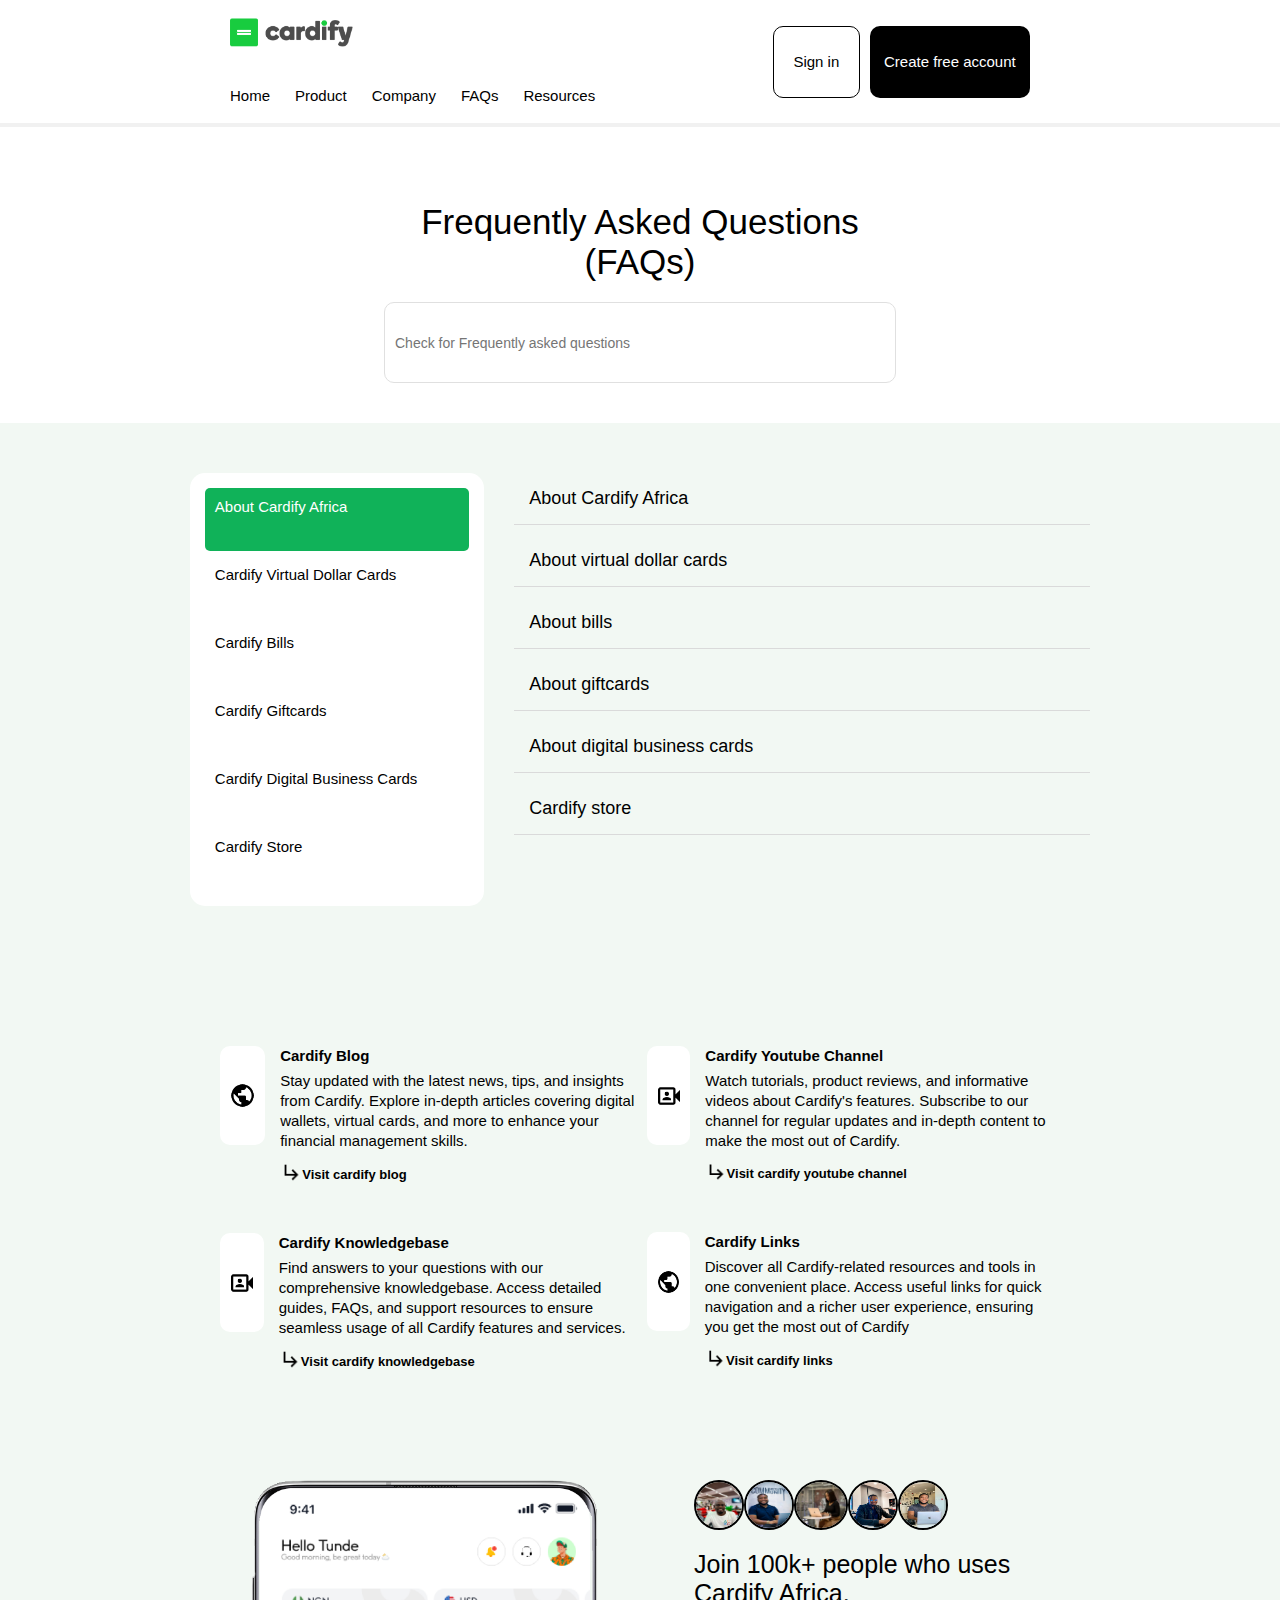
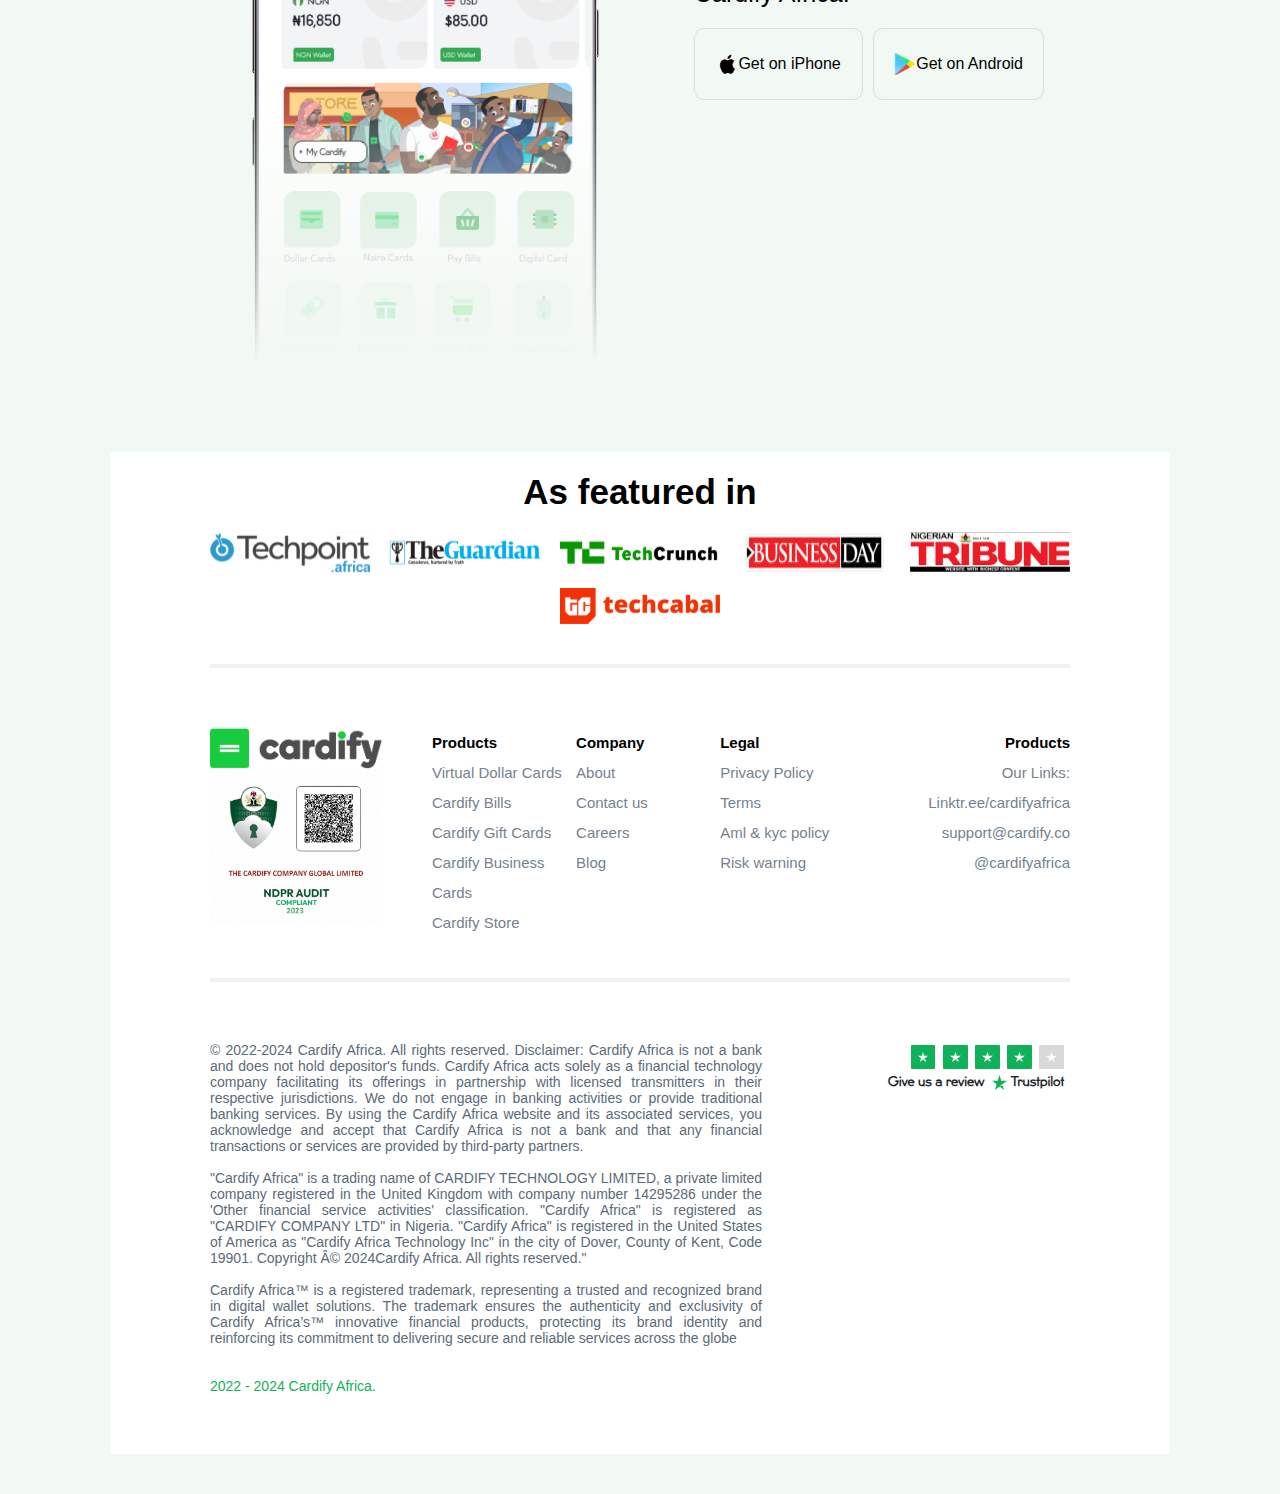
<file: faq.html>
<!DOCTYPE html>
<html lang="en">

<head>
    <meta charset="UTF-8">
    <meta name="viewport" content="width=device-width, initial-scale=1.0">
    <title>Cardify</title>
    <link rel="stylesheet" href="faq.css">
</head>

<body>
    <nav>
        <div class="logos">
            <img src="./CardifyLogo.png" alt="">
            <div class="home">
                <a href="index.html">Home</a>
                <div class="dropdown">
                    <a href="#">Product</a>
                    <div class="dropdown-content">
                        <div>
                            <a href="dollarcard.html">
                                <div class="dollars">
                                    <!-- <img src="./float_5_dollar_card.png" alt=""> -->
                                    <span>Dollar Cards</span>
                                    Create & fund cards with NGN & USDT
                                </div>
                            </a>
                            <div class="dollars">
                                <!-- <img src="./float_5_dollar_card.png" alt=""> -->
                                <span>Bills</span>
                                Pay bills with NGN & USDT
                            </div>
                            <div class="dollars">
                                <!-- <img src="./float_5_dollar_card.png" alt=""> -->
                                <span>Gift Cards</span>
                                Buy & sell unused gift cards
                            </div>
                        </div>
                        <div class="drop2">
                            <div class="dollars">
                                <!-- <img src="./float_5_dollar_card.png" alt=""> -->
                                <span>Digital Cards</span>
                                Get a digital business card
                            </div>
                            <div class="dollars">
                                <!-- <img src="./float_5_dollar_card.png" alt=""> -->
                                <span>Cardify Cards</span>
                                Buy tech gadgets on the go
                            </div>
                        </div>
                    </div>

                </div>
                <a href="">Company</a>
                <a href="faq.html">FAQs</a>
                <a href="">Resources</a>
            </div>
        </div>
        <div class="signin">
            <a class="signin2" href="login.html">Sign in</a>
            <a class="freeacc" href="register.html">Create free account</a>
        </div>
        <div class="lists">
            <input type="checkbox" id="menuToggle">
            <label for="menuToggle" class="menu-btn">&#9776;</label>
            <div class="side-menu">
                <label for="menuToggle" class="cancel-btn">&times;</label>
                <ul>
                    <li><a class="topic" href="index.html">Home</a></li>

                    <li>
                        <a class="topic" href="#">Product </a>
                        <ul class="dropdown2">
                            <a href="dollarcard.html">Dollar Cards</a>
                            <a href="#">Digital Cards</a>
                            <a href="#">BIlls</a>
                            <a href="#">Cardify Store</a>
                            <a href="#">Gift Cards</a>
                        </ul>
                    </li>

                    <li>
                        <a class="topic" href="#">Company</a>
                        <ul class="dropdown2">
                            <a href="#">About Us</a>
                            <a href="#">Contact Cards</a>
                            <a href="#">Career</a>
                        </ul>
                    </li>

                    <li>
                        <a class="topic" href="#">Resources</a>
                    </li>

                    <li><a href="faq.html">FAQ</a></li>

                    <div class="signin1">
                        <a class="signin3" href="login.html">Sign in</a>
                        <a class="freeacc2" href="register.html">Create free account</a>
                    </div>
                </ul>
            </div>
        </div>
    </nav>
    <hr>
    <section class="faq">
        <p>
            Frequently Asked Questions (FAQs)
        </p>
        <input type="text" placeholder="Check for Frequently asked questions">
    </section>
    <section class="accordionall">
       
        <div class="aboutcardify">
            <div class="boxes">About Cardify Africa</div>
            <div class="boxes2">Cardify Virtual Dollar Cards</div>
            <div class="boxes2">Cardify Bills</div>
            <div class="boxes2">Cardify Giftcards</div>
            <div class="boxes2">Cardify Digital Business Cards</div>
            <div class="boxes2">Cardify Store</div>
        </div>
        <div class="accordion">
            <div class="accordion-item">
                <input type="checkbox" id="accordion1">
                <label for="accordion1" class="accordion-header">About Cardify Africa</label>
                <hr>
                <div class="accordion-content">
                    <p>
                        <span>What is Cardify Africa?</span> <br> <br>
                        Cardify Africa is a digital wallet platform designed to help users manage their funds across
                        various
                        digital wallets. It aims to simplify spending across different fiat and digital currency
                        wallets,
                        offering flexibility and efficiency. Users can access Cardify Africa through its website at
                        www.cardify.co (with extensions .ng, .africa, .com.ng) or by downloading the app from app stores
                        by
                        searching for "Cardify Africa." <br><br>
                        <span>What products does Cardify Africa offer?</span> <br><br>
                        Cardify Africa offers a range of products tailored to meet users' financial needs: <br>
                        Cardify Virtual Dollar Cards: Users can create and fund virtual dollar cards with NGN and USDT,
                        usable for international online purchases where debit cards are accepted.
                        Cardify Bills: This system enables users to top up, pay bills, and purchase vouchers using NGN
                        and
                        USDT, supporting mobile top-ups, bill payments, and voucher purchases in various currencies.
                        Cardify Gift Cards: Users can buy and sell unused gift cards on Cardify, using fiat and digital
                        currencies to purchase digital gift cards usable at stores worldwide or to sell unused ones.
                        Cardify Digital Business Cards: Simplify connectivity with Cardify Africa's digital business
                        cards,
                        allowing users to share their identity effortlessly.
                        Cardify Store: Users can purchase tech gadgets like smartphones, laptops, AirPods, game
                        consoles,
                        and appliances at competitive prices using NGN and USDT. <br> <br>
                        <span> How can I access Cardify Africa's services?</span> <br><br>
                        You can access Cardify Africa through its website or by downloading the app from app stores.
                        Once
                        registered, you can explore and utilize its various products and services, including virtual
                        dollar
                        cards, bill payments, gift card transactions, digital business cards, and gadget purchases.
                    </p>
                </div>
            </div>

            <div class="accordion-item">
                <input type="checkbox" id="accordion2">
                <label for="accordion2" class="accordion-header">About virtual dollar cards</label>
                <hr>
                <div class="accordion-content">
                    <p>
                        <span>FAQs for Cardify Virtual Dollar Cards</span> <br><br>
                        <span>1. What distinguishes Cardify Virtual Dollar Cards?</span> <br>
                        Cardify Virtual Dollar Cards stand out as digital debit cards that users can create and fund
                        with NGN and USDT. Offering basic dollar cards (Mastercard) and standard dollar cards (Visa),
                        they facilitate international online purchases, ensuring seamless cross-border spending. <br>
                        <br>
                        <span>2. How do I obtain and fund Cardify Virtual Dollar Cards?</span> <br>
                        Acquiring a Cardify Virtual Dollar Card is straightforward: log in to your Cardify Africa
                        account, access the virtual cards section, and choose the desired card type (basic or standard).
                        Subsequently, fund your virtual card using your NGN or USDT wallet balance. Once funded, your
                        virtual card is ready for online transactions. <br><br>
                        <span>3. Where can I utilize Cardify Virtual Dollar Cards?</span><br>
                        Cardify Virtual Dollar Cards are widely accepted for international online purchases across
                        various digital platforms, subscription services, and online stores. Whether shopping on global
                        websites or subscribing to digital services, Cardify Virtual Dollar Cards ensure a convenient
                        and secure payment experience. <br><br>
                        <span>4. What security measures safeguard Cardify Virtual Dollar Cards?</span><br>
                        Cardify Virtual Dollar Cards are protected by robust security measures, including encryption,
                        multi-factor authentication, and real-time fraud monitoring. These measures are implemented to
                        safeguard users' funds and personal information, enhancing security during online transactions.
                        <br><br>
                        <span>5. Can I manage and track transactions made with Cardify Virtual Dollar Cards?</span> <br>
                        Certainly. Cardify Africa offers comprehensive transaction management tools, enabling users to
                        monitor and track all transactions made with their Virtual Dollar Cards. This transparency
                        fosters better financial management and enhances user control. <br><br>
                        <span>6. What does Cardify do?</span> <br>
                        Cardify is a digital wallet platform that enables users to manage their funds across various
                        digital wallets. It aims to streamline spending across different fiat and digital currency
                        wallets, providing flexibility and efficiency in financial transactions. <br><br>
                        <span>7. Can I get a virtual dollar card in Nigeria?</span> <br>
                        Yes, Cardify Virtual Dollar Cards are available to users in Nigeria. Users can create and fund
                        these cards using NGN and USDT, making them a convenient option for cross-border transactions.
                        <br> <br>
                        <span>8. Which Nigerian bank has virtual card?</span> <br>
                        Cardify Virtual Dollar Cards are not affiliated with specific Nigerian banks. They are digital
                        debit cards provided by Cardify Africa, allowing users to make international online purchases.
                        <br><br>
                        <span>9. Top Virtual Dollar Cards in Nigeria?</span> <br>
                        Cardify Virtual Dollar Cards are among the top choices for users in Nigeria seeking convenient
                        and secure cross-border spending solutions. <br><br>
                        <span>10. Which virtual dollar card works in Nigeria?</span> <br>
                        Cardify Virtual Dollar Cards are designed to work seamlessly in Nigeria, enabling users to make
                        international online purchases and manage their funds with ease. <br><br>
                        <span>What virtual card can be funded with USDT?</span> <br>
                        Cardify Virtual Dollar Cards can be funded with USDT, providing users with the flexibility to
                        utilize their cryptocurrency holdings for online transactions.
                    </p>
                </div>
            </div>

            <div class="accordion-item">
                <input type="checkbox" id="accordion3">
                <label for="accordion3" class="accordion-header">About bills</label>
                <hr>
                <div class="accordion-content">
                    <p>
                        <span>FAQs for Cardify Bills</span> <br><br>
                        <span>1. What is Cardify Bills?</span><br>
                        Cardify Bills is a convenient system that allows users to top up, pay bills, and purchase
                        vouchers using NGN and USDT. It supports mobile top-ups, bill payments, and voucher purchases in
                        various currencies, providing users with a flexible financial management solution. <br><br>
                        <span>2. How do I access Cardify Bills?</span><br>
                        Accessing Cardify Bills is easy: log in to your Cardify Africa account and navigate to the Bills
                        section. From there, you can explore the available options for topping up, paying bills, and
                        purchasing vouchers using your NGN or USDT wallet balance. <br><br>
                        <span>3. Where can I use Cardify Bills? </span><br>
                        Cardify Bills enables users to make cross-border payments and transactions, including mobile
                        top-ups, bill payments, and voucher purchases, using NGN, USD, Ghana Cedis, and other listed
                        wallets. This flexibility allows users in Nigeria and across Africa to manage their finances
                        conveniently. <br><br>
                        <span>4. What security measures protect Cardify Bills transactions?</span><br>
                        Cardify Bills transactions are safeguarded by stringent security measures, including encryption,
                        multi-factor authentication, and real-time fraud monitoring. These measures are in place to
                        ensure the security of users' funds and personal information during financial transactions.
                        <br><br>
                        <span>5. Can I track and manage transactions made with Cardify Bills?</span> <br>
                        Yes, Cardify Africa provides robust transaction management tools, allowing users to monitor and
                        track all transactions made through Cardify Bills. This transparency empowers users to manage
                        their finances effectively and keep track of their spending habits. <br><br>
                        <span>6. What currencies are supported by Cardify Bills?</span> <br>
                        Cardify Bills supports multiple currencies, including NGN, USD, Ghana Cedis, and other listed
                        wallets. This broad currency support enables users to make payments and transactions across
                        different regions and currencies seamlessly.
                    </p>
                </div>
            </div>
            <div class="accordion-item">
                <input type="checkbox" id="accordion4">
                <label for="accordion4" class="accordion-header">About giftcards</label>
                <hr>
                <div class="accordion-content">
                    <p>
                        <span>FAQs for Cardify Gift Cards</span><br><br>
                        <span>1. Which gift cards are available in Nigeria?</span> <br>
                        Cardify Gift Cards offer a variety of digital gift cards that are usable in Nigeria and
                        worldwide. These include popular options like Amazon, iTunes, Google Play, and more, providing
                        users with a wide range of choices for their gifting needs. <br><br>
                        <span>2. Which gift card has the highest value in Nigeria?</span> <br>
                        The value of gift cards can vary depending on the retailer and denomination. However, gift cards
                        from major retailers like Amazon, iTunes, and Google Play typically offer higher denominations,
                        making them popular choices for those seeking gift cards with higher values in Nigeria. <br><br>
                        <span>3. How can I sell gift cards in Nigeria?</span> <br>
                        Selling gift cards in Nigeria is easy with Cardify. Simply log in to your Cardify Africa
                        account, navigate to the Gift Cards section, and follow the prompts to list your gift cards for
                        sale. Once listed, interested buyers can purchase your gift cards directly through the platform.
                        <br><br>
                        <span>4. What is the best website to sell gift cards in Nigeria? </span><br>
                        Cardify Africa is a leading platform for buying and selling gift cards in Nigeria. With its
                        user-friendly interface, secure transactions, and competitive rates, it is the preferred choice
                        for many individuals looking to sell gift cards online in Nigeria. <br><br>
                        <span>5. How much is a $100 gift card in Nigerian currency?</span> <br>
                        The value of a $100 gift card in Nigerian currency depends on the current exchange rate. Users
                        can check the latest exchange rates on Cardify Africa or other currency conversion websites to
                        determine the equivalent value in Nigerian currency.
                    </p>
                </div>
            </div>
            <div class="accordion-item">
                <input type="checkbox" id="accordion5">
                <label for="accordion5" class="accordion-header">About digital business cards</label>
                <hr>
                <div class="accordion-content">
                    <p>
                        <span>FAQs for Cardify Business Cards</span> <br><br>
                        <span>1. What are Cardify Digital Business Cards?</span><br>
                        Cardify Digital Business Cards are modern alternatives to traditional paper business cards. They
                        are digital representations of your professional identity, easily shareable via email, text, or
                        QR code. <br><br>
                        <span>2. How do Cardify Digital Business Cards work?</span> <br>
                        With Cardify Digital Business Cards, you can create a personalized digital card with your
                        contact details, social media links, and company information. You can then share your card with
                        potential clients or business contacts digitally, allowing for seamless networking and
                        communication. <br><br>
                        <span>3. What are the benefits of using Cardify Digital Business Cards?</span><br>
                        Cardify Digital Business Cards offer several advantages over traditional paper cards, including
                        eco-friendliness, unlimited sharing capabilities, real-time updates, and multimedia integration
                        (such as videos and links). <br><br>
                        <span>4. How can I create my Cardify Digital Business Card?</span> <br>
                        Creating your Cardify Digital Business Card is simple. Sign up for a Cardify account, choose a
                        template, customize your card with your information and branding, and save it. Your digital card
                        is then ready to be shared with others. <br><br>
                        <span>5. Can I track who views my Cardify Digital Business Card?</span> <br>
                        Yes, Cardify provides analytics tools that allow you to track who views your digital business
                        card, how often it's viewed, and which contact details are accessed the most. This valuable data
                        can help you gauge the effectiveness of your networking efforts. <br><br>
                        <span>6. Are Cardify Digital Business Cards compatible with all devices?</span> <br>
                        Yes, Cardify Digital Business Cards are designed to be compatible with all devices, including
                        smartphones, tablets, laptops, and desktop computers. Recipients can view and save your card on
                        any device with internet access. <br><br>
                        <span>7. Can I update my Cardify Digital Business Card after creating it?</span> <br>
                        Absolutely. One of the main advantages of digital business cards is their ability to be easily
                        updated. With Cardify, you can edit and update your digital card at any time, ensuring that your
                        contacts always have access to your most current information. <br><br>
                        <span>8. Are Cardify Digital Business Cards secure? </span><br>
                        Yes, Cardify Digital Business Cards are secure. Your information is encrypted and stored
                        securely on Cardify's servers. Additionally, you have control over who you share your card with,
                        ensuring that your contact details remain private. <br><br>
                        <span>9. Can I integrate my Cardify Digital Business Card with my CRM software?</span> <br>
                        Yes, Cardify offers integration with popular CRM (Customer Relationship Management) software,
                        allowing you to seamlessly import contact information from your digital business cards into your
                        CRM system. This streamlines your lead management process and improves efficiency.
                    </p>
                </div>
            </div>
            <div class="accordion-item">
                <input type="checkbox" id="accordion6">
                <label for="accordion6" class="accordion-header">Cardify store</label>
                <hr>
                <div class="accordion-content">
                    <p>
                        <span>FAQs for Cardify Store</span> <br><br>
                        <span>1. What is Cardify Store?</span>
                        Cardify Store is an online marketplace where users can purchase a variety of tech gadgets,
                        including smartphones, laptops, AirPods, game consoles, and appliances. <br><br>
                        <span>2. How does Cardify Store work?</span> <br>
                        Cardify Store allows users to browse through a curated selection of tech gadgets available for
                        purchase. Users can select the desired items, add them to their cart, and proceed to checkout.
                        Payment can be made using NGN (Nigerian Naira) or USDT (Tether cryptocurrency) directly within
                        the app. <br><br>
                        <span>3. What are the benefits of shopping on Cardify Store?</span><br>
                        Cardify Store offers competitive prices on a wide range of tech gadgets, providing users with
                        access to quality products at affordable rates. Additionally, users can make payment using
                        either NGN or USDT, providing flexibility and convenience. <br><br>
                        <span>4. Are the products on Cardify Store authentic?</span><br>
                        Yes, Cardify Store partners with reputable suppliers and manufacturers to ensure that all
                        products sold on the platform are authentic and of high quality. Users can shop with confidence,
                        knowing that they are purchasing genuine tech gadgets. <br><br>
                        <span>5. How can I track my order from Cardify Store?</span>
                        After placing an order on Cardify Store, users can track their order status through the app.
                        Once the order is shipped, users will receive a tracking number that can be used to monitor the
                        delivery status of their package. <br><br>
                        <span>6. Can I return or exchange items purchased from Cardify Store?</span> <br>
                        Yes, Cardify Store has a return and exchange policy in place. Users can initiate a return or
                        exchange request within a specified period after receiving their order, provided that the item
                        is unused and in its original condition. <br><br>
                        <span>7. Is there a warranty on products purchased from Cardify Store?</span><br>
                        Yes, most products purchased from Cardify Store come with a manufacturer's warranty, which
                        covers defects in materials and workmanship. Users can contact Cardify's customer support for
                        assistance with warranty claims or product issues. <br><br>
                        <span>8. How does Cardify Store ensure payment security?</span> <br>
                        Cardify Store employs advanced encryption and security measures to protect users' payment
                        information. Payment can be made securely using NGN or USDT directly within the app, providing
                        users with peace of mind during transactions. <br><br>
                        <span>9. Can I purchase items from Cardify Store outside of Nigeria?</span> <br>
                        Currently, Cardify Store is available for users within Nigeria. However, the platform may expand
                        its availability to other regions in the future. Users outside of Nigeria can stay updated on
                        Cardify's announcements for any developments regarding international expansion.
                    </p>
                </div>
            </div>
        </div>
    </section>
    <section class="page5">
        <div>
            <div class="blogall">
                <div class="blogpics">
                    <img src="./public_24dp_000000_FILL0_wght400_GRAD0_opsz24.png" alt="">
                </div>
                <div class="blog">
                    <b>Cardify Blog</b>
                    Stay updated with the latest news, tips, and insights from
                    Cardify. Explore in-depth articles covering digital wallets,
                    virtual cards, and more to enhance your financial management skills.
                    <div class="bloglink">
                        <img src="./subdirectory_arrow_right_24dp_000000_FILL0_wght400_GRAD0_opsz24.png" alt="">
                        <b>Visit cardify blog</b>
                    </div>
                </div>
            </div>
            <div class="blogall">
                <div class="blogpics">
                    <img src="./video_camera_front_24dp_000000_FILL0_wght400_GRAD0_opsz24.png" alt="">
                </div>
                <div class="blog">
                    <b>Cardify Knowledgebase</b>
                    Find answers to your questions with our comprehensive knowledgebase.
                    Access detailed guides, FAQs, and support resources to
                    ensure seamless usage of all Cardify features and services.
                    <div class="bloglink">
                        <img src="./subdirectory_arrow_right_24dp_000000_FILL0_wght400_GRAD0_opsz24.png" alt="">
                        <b>Visit cardify knowledgebase</b>
                    </div>
                </div>
            </div>
        </div>
        <div>
            <div class="blogall">
                <div class="blogpics">
                    <img src="./video_camera_front_24dp_000000_FILL0_wght400_GRAD0_opsz24.png" alt="">
                </div>
                <div class="blog">
                    <b>Cardify Youtube Channel</b>
                    Watch tutorials, product reviews, and informative videos about Cardify's
                    features. Subscribe to our channel for regular updates
                    and in-depth content to make the most out of Cardify.
                    <div class="bloglink">
                        <img src="./subdirectory_arrow_right_24dp_000000_FILL0_wght400_GRAD0_opsz24.png" alt="">
                        <b>Visit cardify youtube channel</b>
                    </div>
                </div>
            </div>
            <div class="blogall">
                <div class="blogpics">
                    <img src="./public_24dp_000000_FILL0_wght400_GRAD0_opsz24.png" alt="">
                </div>
                <div class="blog">
                    <b>Cardify Links</b>
                    Discover all Cardify-related resources and tools in one convenient
                    place. Access useful links for quick navigation and a richer user
                    experience, ensuring you get the most out of Cardify
                    <div class="bloglink">
                        <img src="./subdirectory_arrow_right_24dp_000000_FILL0_wght400_GRAD0_opsz24.png" alt="">
                        <b>Visit cardify links</b>
                    </div>
                </div>
            </div>
        </div>
    </section>
    <section class="page6">
        <div class="transphone">
            <img src="./pre-footer-image-phone3.png" alt="">
        </div>
        <div class="transparent">
            <div class="people">
                <img src="./image_1.jpeg" alt="">
                <img src="./image_2.jpeg" alt="">
                <img src="./image_3.jpeg" alt="">
                <img src="./image_4.jpeg" alt="">
                <img src="./image_5.jpeg" alt="">
            </div>
            <p class="transp">Join 100k+ people who uses Cardify Africa.</p>
            <div class="allapps">
                <div class="app">
                    <img src="./apple-icon.png" alt="">
                    <p>Get on iPhone</p>
                </div>
                <div class="app">
                    <img src="./playstore-icon.png" alt="">
                    <p>Get on Android</p>
                </div>
            </div>
        </div>

    </section>
    <section class="page7">
        <div class="asfeatured">
            <h2>As featured in</h2>
            <div class="companies">
                <img src="./techPointAfrica.svg" alt="">
                <img src="./theGuardian.svg" alt="">
                <img src="./techCrunch.svg" alt="">
                <img src="./businessDay.png" alt="">
                <img src="./nigeriaTribune.svg" alt="">
                <img src="./techCabal.svg" alt="">
            </div>
            <hr>
            <div class="footer">
                <div class="logoss">
                    <img src="./CardifyLogo.png" alt="">
                    <img src="./Cardify-Audit-Cut.jpg" alt="">
                </div>
                <div class="footerlinks">
                    <b>Products</b>
                    <a href="">Virtual Dollar Cards</a>
                    <a href="">Cardify Bills</a>
                    <a href="">Cardify Gift Cards</a>
                    <a href="">Cardify Business <br>Cards</a>
                    <a href="">Cardify Store</a>
                </div>
                <div class="footerlinks">
                    <b>Company</b>
                    <a href="">About</a>
                    <a href="">Contact us</a>
                    <a href="">Careers</a>
                    <a href="">Blog</a>
                </div>
                <div class="footerlinks">
                    <b>Legal</b>
                    <a href="">Privacy Policy</a>
                    <a href="">Terms</a>
                    <a href="">Aml & kyc policy</a>
                    <a href="">Risk warning</a>
                </div>
                <div class="footerlinks2">
                    <b>Products</b>
                    <a href="">Our Links: Linktr.ee/cardifyafrica</a>
                    <a href="">support@cardify.co</a>
                    <a href="">@cardifyafrica</a>
                </div>
            </div>
            <hr>
            <div class="aboutus">
                <div class="firstus">
                    <p>
                        © 2022-2024 Cardify Africa. All rights reserved. Disclaimer: Cardify Africa is not a bank and
                        does not
                        hold depositor's funds. Cardify Africa acts solely as a financial technology company
                        facilitating its
                        offerings in partnership with licensed transmitters in their respective jurisdictions. We do not
                        engage
                        in banking activities or provide traditional banking services. By using the Cardify Africa
                        website and
                        its associated services, you acknowledge and accept that Cardify Africa is not a bank and that
                        any
                        financial transactions or services are provided by third-party partners. <br><br>

                        "Cardify Africa" is a trading name of CARDIFY TECHNOLOGY LIMITED, a private limited company
                        registered
                        in the United Kingdom with company number 14295286 under the 'Other financial service
                        activities'
                        classification. "Cardify Africa" is registered as "CARDIFY COMPANY LTD" in Nigeria. "Cardify
                        Africa" is
                        registered in the United States of America as "Cardify Africa Technology Inc" in the city of
                        Dover,
                        County of Kent, Code 19901.
                        Copyright Â© 2024Cardify Africa. All rights reserved."<br><br>

                        Cardify Africa™ is a registered trademark, representing a trusted and recognized brand in
                        digital wallet
                        solutions. The trademark ensures the authenticity and exclusivity of Cardify Africa’s™
                        innovative
                        financial products, protecting its brand identity and reinforcing its commitment to delivering
                        secure
                        and reliable services across the globe
                    </p><br><br>
                    <p class="aboutusyear">2022 - 2024 Cardify Africa.</p>
                </div>
                <div class="review">
                    <img src="./ScreenShot Tool -20240918123813.png" alt="">
                </div>
            </div>
        </div>
    </section>
</body>

</html>
</file>
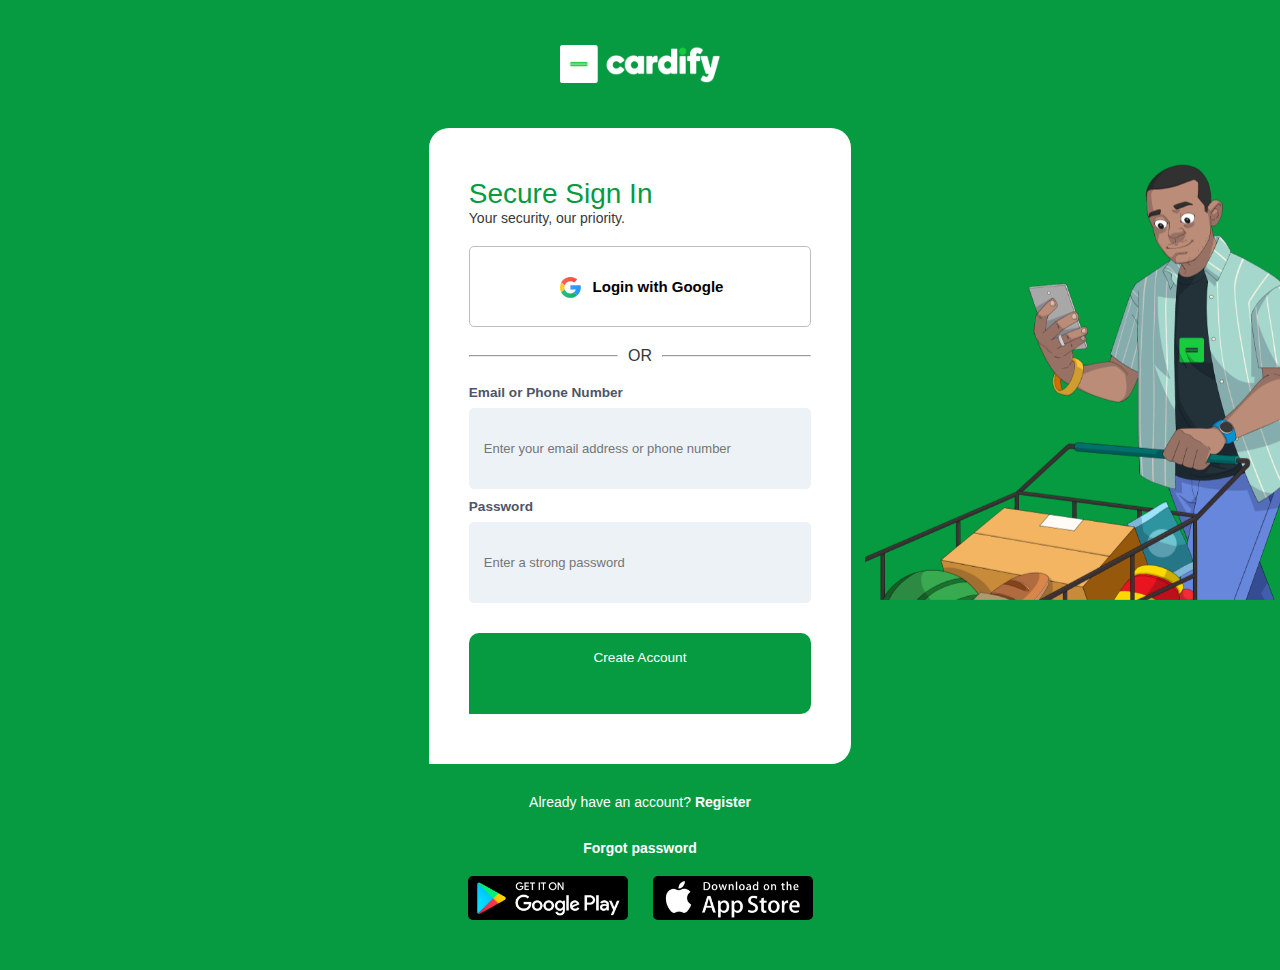
<file: login.html>
<!DOCTYPE html>
<html lang="en">

<head>
    <meta charset="UTF-8">
    <meta name="viewport" content="width=device-width, initial-scale=1.0">
    <title>Document</title>
    <link rel="stylesheet" href="login.css">
</head>

<body>
    <section class="main">
        <img class="logo" src="./cardify-white-variant-logo.svg" alt="">
        <div class="shopper">
            <img src="./shopper.png" alt="">
        </div>
        <section class="box">
            <div class="header">
                <p class="secure">Secure Sign In</p>
                <p class="security">Your security, our
                    priority.
                </p>
            </div>
            <a class="glink" href="https://accounts.google.com/o/oauth2/v2/auth/oauthchooseaccount?response_type=code&access_type=online&client_id=1047444059506-lljq6kvrepl80heib7dj6hlulqesjlg7.apps.googleusercontent.com&redirect_uri=https%3A%2F%2Fapp.cardify.co%2Fauth%2Flogin.php&state&scope=email%20profile&approval_prompt=auto&service=lso&o2v=2&ddm=0&flowName=GeneralOAuthFlow">
                <div class="google">
                    <img src="./ScreenShot Tool -20240920183904.png" alt="">
                    <b>Login with Google</b>
                </div>
            </a>
            <div class="hr">
                <hr>
                OR
                <hr>
            </div>
            <div class="email">
                <b>Email or Phone Number</b>
                <input type="text" placeholder="Enter your email address or phone number">
            </div>
            <div class="email">
                <b>Password</b>
                <input type="password" placeholder="Enter a strong password">
            </div>
            <div class="createacc">
                Create Account
            </div>
        </section>
        <div class="already">
            Already have an account?
            <a href="register.html">Register</a>
        </div>
        <div class="already">
            <a href="register.html">Forgot password</a>
        </div>
        <div class="playstore">
            <div class="their">
                <img src="./googleplay-store.png" alt="">
            </div>
            <div class="their2">
                <img src="./app-store.png" alt="">
            </div>
        </div>
    </section>
</body>

</html>
</file>
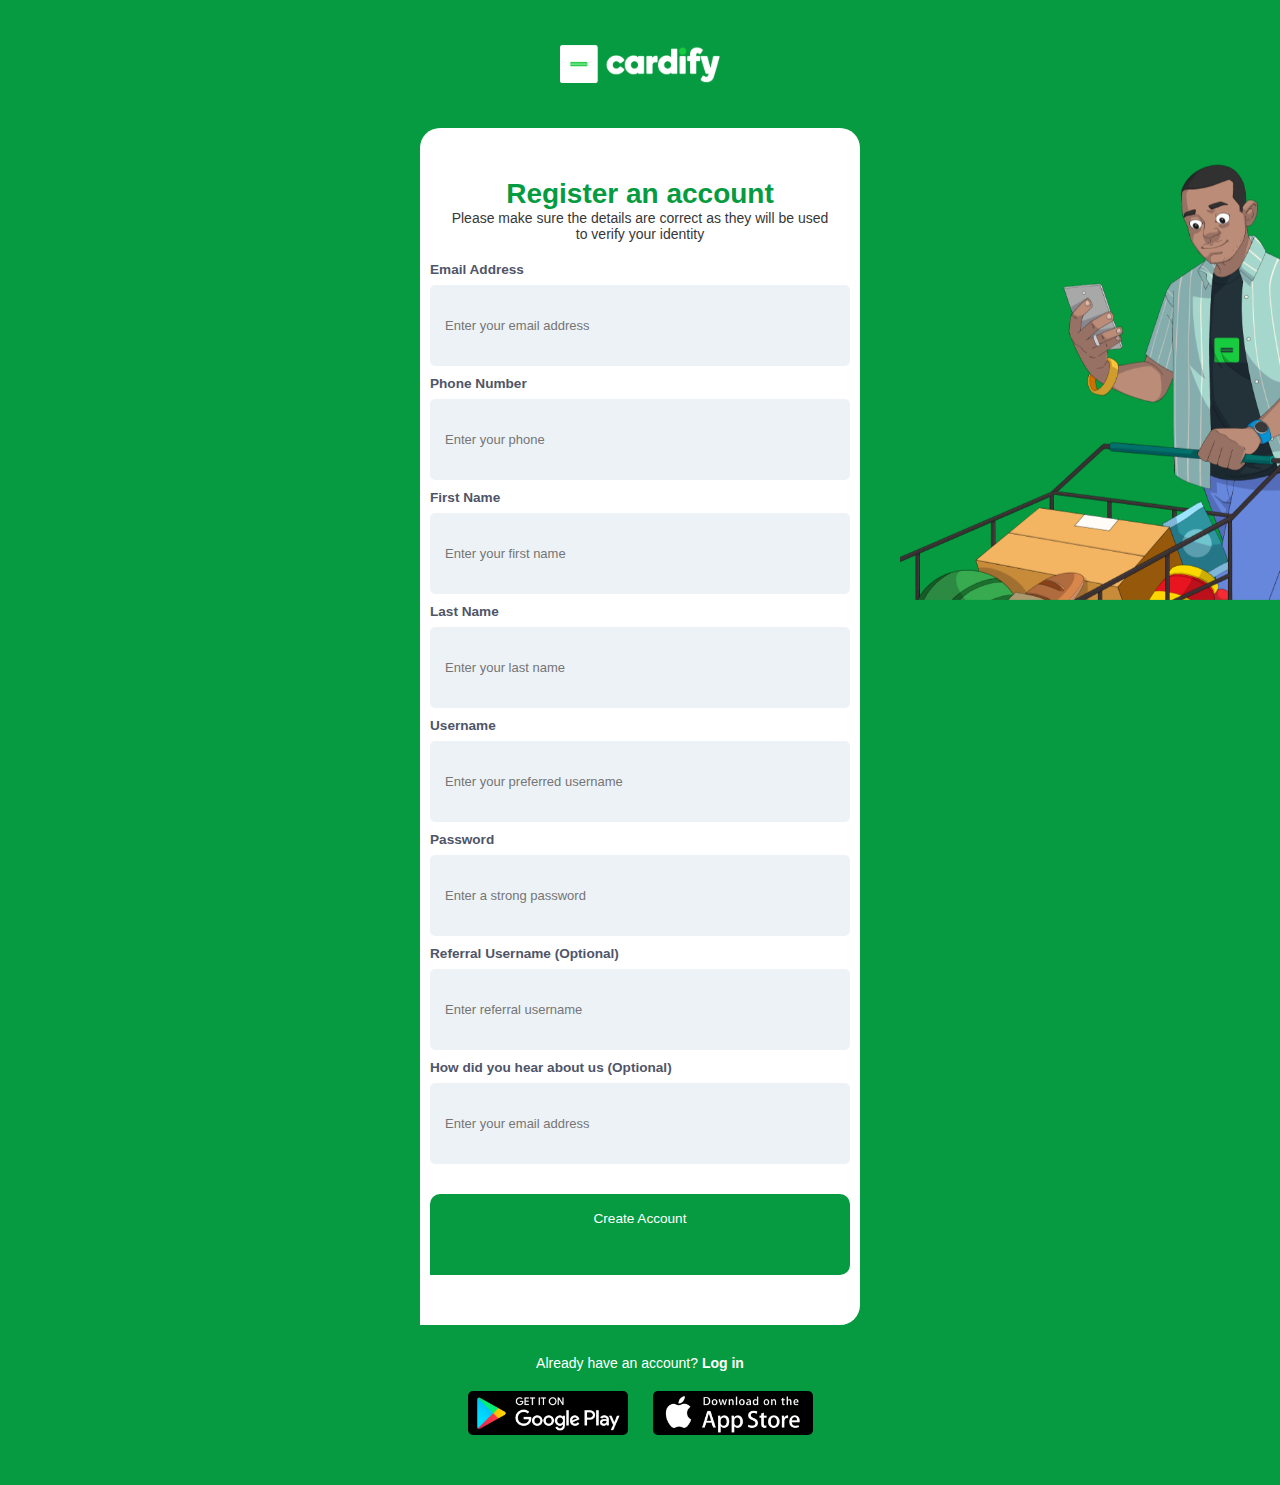
<file: register.html>
<!DOCTYPE html>
<html lang="en">

<head>
    <meta charset="UTF-8">
    <meta name="viewport" content="width=device-width, initial-scale=1.0">
    <title>Register</title>
    <link rel="stylesheet" href="register.css">
</head>

<body>
    <section class="main">
        <img class="logo" src="./cardify-white-variant-logo.svg" alt="">
        <div class="shopper">
            <img src="./shopper.png" alt="">
        </div>
        <section class="box">
            <div class="header">
                <b>Register an account</b>
                <p>Please make sure the details are correct as they will be used
                    to verify your identity
                </p>
            </div>
            <div class="email">
                <b>Email Address</b>
                <input type="email" placeholder="Enter your email address">
            </div>
            <div class="email">
                <b>Phone Number</b>
                <input type="text" placeholder="Enter your phone">
            </div>
            

            <!-- 
            <div class="phone-number-wrapper">
                <b>Phone Number</b>
                <div class="phone-input-container">
                    <div class="country-selector">
                        <select class="country-code">
                            <option value="+234" data-flag="nigeria">🇳🇬 Nigeria (+234)</option>
                            <option value="+1" data-flag="us">🇺🇸 United States (+1)</option>
                            <option value="+44" data-flag="uk">🇬🇧 United Kingdom (+44)</option>
                            <option value="+91" data-flag="india">🇮🇳 India (+91)</option>
                        </select>
                    </div>
            
                    <input type="number" placeholder="Enter your phone number">
                </div>
            </div> -->




            <div class="email">
                <b>First Name</b>
                <input type="text" placeholder="Enter your first name">
            </div>
            <div class="email">
                <b>Last Name</b>
                <input type="text" placeholder="Enter your last name">
            </div>
            <div class="email">
                <b>Username</b>
                <input type="text" placeholder="Enter your preferred username">
            </div>
            <div class="email">
                <b>Password</b>
                <input type="password" placeholder="Enter a strong password">
            </div>
            <div class="email">
                <b>Referral Username (Optional)</b>
                <input type="email" placeholder="Enter referral username">
            </div>
            <div class="email">
                <b>How did you hear about us (Optional)</b>
                <input type="email" placeholder="Enter your email address">
            </div>
            <div class="createacc">
                Create Account
            </div>
        </section>
        <div class="already">
            Already have an account?
            <a href="login.html">Log in</a>
        </div>
        <div class="playstore">
            <div class="their">
                <img src="./googleplay-store.png" alt="">
            </div>
            <div class="their2">
                <img src="./app-store.png" alt="">
            </div>
        </div>
    </section>
</body>

</html>
</file>
<file: cardify.css>
* {
    padding: 0;
    margin: 0;
    box-sizing: border-box;
    /* outline: 1px solid black; */
    font-family: 'U8-Regular', Tahoma, Verdana, sans-serif;
}

body {
    display: flex;
    flex-wrap: wrap;
    flex-direction: column;
    min-height: 100vh;
}

::-webkit-scrollbar {
    width: 6px;
}

::-webkit-scrollbar-thumb {
    background-color: rgb(16, 178, 89);
    border-radius: 10px;
}

::-webkit-scrollbar-track {
    background-color: #dadada;
}

nav {
    display: flex;
    min-height: 10vh;
    /* flex-wrap: wrap; */
    justify-content: space-around;
    align-items: center;
    padding: 18px 230px;
    background-color: rgb(242, 248, 243);
    width: 100%;
    gap: 50px;
}

.logos {
    display: flex;
    flex-wrap: wrap;
    align-items: center;
    gap: 40px;
}

.logos img {
    width: 25%;
    /* max-width: 100%; */
    /* height: auto; */
}

.home {
    display: flex;
    gap: 25px;
}

.home a {
    text-decoration: none;
    color: black;
    font-size: 15px;
}

.signin {
    display: flex;
    justify-content: center;
    align-items: center;
    text-align: center;
    gap: 10px;
    margin-right: 20px;
    width: 50%;
    /* height: 10vh; */
    font-size: 15px;
}

.signin2 {
    width: 45%;
    text-decoration: none;
    border: 1px solid;
    border-radius: 10px;
    color: black;
    height: 8vh;
    display: flex;
    align-items: center;
    justify-content: center;
    text-align: center;
}

.freeacc {
    width: 215px;
    text-decoration: none;
    border-radius: 10px;
    background-color: black;
    color: white;
    height: 8vh;
    display: flex;
    align-items: center;
    justify-content: center;
}

.dropdown {
    position: relative;
    display: inline-block;
}

.dropdown-content {
    width: 500px;
    /* height: 30vh; */
    background-color: white;
    left: -258px;
    top: 35px;
    padding: 30px 30px;
    border-radius: 20px;
    z-index: 100;
    position: absolute;
    display: none;
    gap: 20px;
    transition: max-height 0.1s ease-out, padding 0.1s ease-out;
}

.dropdown a {
    /* padding-bottom: 40px; */
}

.dropdown:focus-within .dropdown-content {
    display: flex;
}

.dollars {
    font-size: 14px;
    display: flex;
    flex-direction: column;
    width: 90%;
    /* margin: 10px; */
    margin-bottom: 18px;
    /* border: 1px solid; */
}

.dollars:hover {
    background-color: rgb(249, 249, 249);
    cursor: pointer;
    border-radius: 10px;
}

.dollars span {
    font-weight: 600;
}

.drop2 .dollars {
    margin-bottom: 33px;
    width: 220px;
    /* width: 400px; */
}
.lists{
    display: none;
    /* width: 50%; */
    height: 30px;
    /* border: 1px solid; */
}
.menu-btn {
    color: black;
    padding: 10px 20px;
    cursor: pointer;
    /* position: fixed; */
    top: 10px;
    right: 10px;
    /* z-index: 1000; */
    border-radius: 4px;
    user-select: none;
}
.menu-btn:hover{
    background-color:  rgb(6,155,64);
    color: white;
}
.topic{
    font-size: 18px;
}
#menuToggle {
    display: none;
}

.side-menu {
    position: fixed;
    top: 0;
    left: -600px;
    min-width: 350px;
    width: max-content;
    height: 100%;
    background-color: white;
    padding-top: 40px;
    transition: left 0.3s ease;
    box-shadow: 2px 0 5px rgba(0, 0, 0, 0.2);
    z-index: 999;
}

/* Slide-in effect when the checkbox is checked */
#menuToggle:checked+.menu-btn+.side-menu {
    left: 0;
}

/* Cancel Button */
.cancel-btn {
    position: absolute;
    top: 15px;
    right: 15px;
    font-size: 24px;
    cursor: pointer;
    color: black;
}
.cancel-btn:hover{
    color: rgb(6,155,64);
}

.side-menu ul {
    list-style-type: none;
    padding: 0;
}

.side-menu ul li {
    padding: 15px;
    border-bottom: 1px solid #ddd;
}
.dropdown2 li{
    border-bottom: 1px solid white;
}

.side-menu ul li a {
    color: black;
    text-decoration: none;
    display: block;
    padding: 10px 20px;
    transition: background 0.3s;
    width: 100%;
}

.side-menu ul li a:hover {
    color: rgb(6,155,64);
}

.dropdown2 {
    display: none;
    padding-left: 20px;
}

.side-menu ul li a:focus-within+.dropdown2,
.side-menu ul li:focus-within .dropdown2 {
    display: block;
}

.signin1 {
    display: flex;
    flex-direction: column;
    justify-content: center;
    align-items: center;
    text-align: center;
    gap: 10px;
    margin-top: 30px;
    font-size: 15px;
    padding: 10px;
}

.signin3 {
    width: 100%;
    text-decoration: none;
    border: 1px solid;
    border-radius: 10px;
    color: black;
    height: 9vh;
    display: flex;
    align-items: center;
    justify-content: center;
    text-align: center;
}

.freeacc2 {
    width: 100%;
    text-decoration: none;
    border-radius: 10px;
    background-color: black;
    color: white;
    height: 9vh;
    display: flex;
    align-items: center;
    justify-content: center;
}
.content {
    padding-left: 20px;
}

.content h1 {
    margin-bottom: 10px;
}

.content p {
    font-size: 18px;
    line-height: 1.6;
}

@media (max-width: 768px) {
    .menu-btn {
        font-size: 20px;
        padding: 8px 16px;
    }
    .side-menu ul li {
        padding: 10px;
    }

    .cta-btn {
        font-size: 16px;
        padding: 8px 0;
    }
}

@media (max-width: 480px) {
    .menu-btn {
        font-size: 18px;
        padding: 6px 12px;
    }

    .side-menu {
        min-width: 100%;
    }

    .side-menu ul li {
        padding: 8px;
    }

    .cta-btn {
        font-size: 14px;
        padding: 6px 0;
    }
    .logos img{
       min-width: 60%;
       margin-left: -30px;
    }
}
@media (max-width: 990px) {
    .signin {
        flex-direction: column;
        /* Stack signin buttons */
        gap: 10px;
        /* Space between buttons */
        display: none;
    }
    .home{
        display: none;
    }
    .lists{
        display: flex;
        justify-content: center;
        align-items: center;

    }
}
@media (max-width: 1115px) {
    nav {
        padding: 18px 50px;
    }
    .page1 {
        padding: 0px 0%;
    }
}

/*///////////////////////////////////////////////*/

.page1 {
    width: 100%;
    padding: 0px 3%;
    display: flex;
    flex-wrap: wrap;
    /* height: 130vh; */
    justify-content: center;
    gap: 80px;
    background-color: rgb(242, 248, 243);
}

.create {
    width: 25%;
    min-width: 350px;
    font-size: 15px;
    min-width: 300px;
    padding: 130px 0px;
}

.create p {
    font-size: 2.8rem;
    width: 100%;
    font-weight: 600;
    margin-bottom: 20px;
}

.create p span {
    color: rgb(16, 178, 89);
}

.createicons {
    display: flex;
    flex-wrap: wrap;
    gap: 20px;
    margin-top: 20px;
    max-width: 400px;
}

.createicons img {
    width: 45%;
    background-color: black;
    padding: 5px;
    border-radius: 5px;
}

.createpic {
    width: 500px;
    /* max-width: 40%; */
    /* min-width: 500px; */
    height: 511px;
    background-image: url(./happy-people.png);
    background-position: center;
    background-size: 500px auto;
    background-repeat: no-repeat;
    /* border: 1px solid red; */
    margin: 110px 0px;
    /* max-height: 511px; */
    position: relative;
    /* z-index: 1; */
    display: flex;
    padding-top: 135px;
    animation: bounce 4s infinite;
}

@keyframes bounce {
    0% {
        transform: translateY(0);
    }

    50% {
        transform: translateY(-20px)
    }

    100% {
        transform: translateY(0);
    }
}

.first img {
    /* width: 150px; */
    max-width: 100%;
    height: auto;
    object-fit: cover;
    image-rendering: crisp-edges;
}

.dollarcard {
    margin-bottom: 130px;
}

.second {
    margin: 340px 30px;
    width: 100%;
}

.second img {
    /* width: 150px; */
    box-shadow: 0px 1px 10px rgb(192, 192, 192);
    max-width: 100%;
}

.third img {
    /* width: 150px; */
    max-width: 90%;
    margin-left: 70px;
}

.cardifybill2 {
    margin-bottom: 110px;
    margin-left: 15px;
}

.businesscard {
    margin: 0px 15px;
    /* margin-bottom: 30px; */
}

/* Responsive Design - Mobile Devices */
@media (max-width: 768px) {
    .first, .second, .third{
        display: none;
    }
}
@media (max-width: 990px) {
    body {
        overflow-x: hidden;
    }

    .page1 {
        text-align: center;
        gap: 0;
        justify-content: center;
        flex-direction: column;
        /* Stack page content */
    }

    .create {
        width: 100%;
        justify-content: center;
    }

    .createicons {
        justify-content: center;
        margin: auto;
        margin-top: 25px;
    }

    .createicons img {
        width: 40%;
    }

    .createpic {
        margin: auto;
        max-width: 100%;
        margin-bottom: 80px;
        padding-top: 100px;
        /* background-size: 400px auto */
    }
}


/*///////////////////////////////////////////////*/

.page2 {
    width: 100%;
    padding: 0px 30px;
    /* height: 130vh; */
    background-color: rgb(242, 248, 243);
    padding-bottom: 130px;
}

.join {
    font-size: 40px;
    margin-bottom: 20px;
}

.jointribe {
    display: flex;
    flex-wrap: wrap;
    flex-direction: column;
    justify-content: center;
    align-items: center;
    text-align: center;
    max-width: 800px;
    /* min-width: 400px; */
    /* width: 45%; */
    margin: auto;
}

.jointribe span {
    color: rgb(16, 178, 89);
}

.verified {
    margin-top: 50px;
    display: flex;
    flex-wrap: wrap;
    flex-direction: column;
    justify-content: center;
    align-items: center;
    margin: auto;
    margin-bottom: 100px;
    /* border: 1px solid; */
}

.firsthr {
    width: 90%;
    color: rgb(16, 178, 89);
    border-left: 1px solid rgb(16, 178, 89);
}

.users {
    font-size: 40px;
}

.testimonials {
    display: flex;
    /* flex-wrap: wrap; */
    justify-content: center;
    align-items: center;
    text-align: center;
    gap: 130px;
    width: 100%;
    /* border: 1px solid; */
}

.testimonials hr {
    /* width: 100%; */
    margin-top: -1px;
    border-left: 1px solid rgb(16, 178, 89);
    height: 22vh;
}

@media (max-width: 768px) {
    .testimonials hr {
        border-left: none;
        border-top: 1px solid rgb(16, 178, 89);
        height: 0;
        width: 100%;
        margin-bottom: 20px;
        overflow-x: hidden;
    }
    .page2{
        overflow-x: hidden;
    }
    body{
        /* overflow-x: hidden; */
    }
    .verified{
        overflow-x: hidden;
    }
    .testimonials {
        gap: 0;
        margin-top: 20px;
        flex-direction: column;
        overflow-x: hidden;
    }

    .firsthr {
        display: none;
    }

    .testitext {
        margin-bottom: 30px;
        padding: 0;
    }
    .verified{
        margin-bottom: 0px;
    }
}

.testitext {
    /* padding: 0 135px; */
}

/*//////////////////////////////////////*/

.solutions {
    display: flex;
    flex-wrap: wrap;
    justify-content: center;
    align-items: center;
    margin: auto;
    gap: 20px;
    margin-bottom: 20px;
}

.just {
    font-size: 30px;
    margin-bottom: 10px;
}

.justfor {
    display: flex;
    flex-direction: column;
    justify-content: center;
    align-items: center;
    text-align: center;
    width: 501px;
    height: 302px;
}

.just2 {
    width: 50%;
}

.solutionsimg {
    width: 501px;
    min-height: 302px;
    border-radius: 15px;
    background-color: rgb(52, 168, 83);
    padding: 20px;
    color: white;
    background-image: url(./phone-i5.png);
    background-size: 33%;
    background-repeat: no-repeat;
    background-position: center;
    background-position: 310px 95px;
}

.virtual1 {
    font-size: 27px;
    margin-bottom: 10px;
}

.virtual {
    align-items: center;
    /* text-align: center; */
    width: 60%;
    /* border: 1px solid; */
}

.virtual2 {
    width: 290px;
    font-size: 15px;
    margin-bottom: 110px;
}

.explorelink img {
    width: 7%;
    max-width: 100%;
    height: auto;
    object-fit: cover;
    image-rendering: crisp-edges;
}

.explorelink {
    display: flex;
    align-items: center;
    gap: 7px;
    font-size: 12px;
    cursor: pointer;
    position: relative;
}

.explorelink::after {
    content: "";
    position: absolute;
    bottom: 0;
    left: 0;
    width: 0;
    height: 2px;
    background-color: white;
    transition: width 0.5s ease-in-out;
}

.explorelink:hover::after {
    width: 72%;
}

.explorelink2 img {
    width: 7%;
    max-width: 100%;
    height: auto;
    object-fit: cover;
    image-rendering: crisp-edges;
}

.explorelink2 {
    display: flex;
    align-items: center;
    gap: 7px;
    font-size: 12px;
    cursor: pointer;
    position: relative;
}

.explorelink2::after {
    content: "";
    position: absolute;
    bottom: 0;
    left: 0;
    width: 0;
    height: 2px;
    background-color: white;
    transition: width 0.5s ease-in-out;
}

.explorelink2:hover::after {
    width: 38%;
}

@media (max-width: 768px) {
    .just2 {
        width: 100%;
    }

    .solutionsimg {
        width: 100%;
    }

}

/*////////////////////////////////////*/

.solutions {
    display: flex;
    justify-content: center;
    align-items: center;
    margin: auto;
    gap: 20px;
    margin-bottom: 20px;
}

.solutionsimg2 {
    width: 501px;
    min-height: 302px;
    border-radius: 15px;
    background-color: white;
    padding: 20px;
    color: black;
    background-image: url(./phone-i1.png);
    background-size: 33%;
    background-repeat: no-repeat;
    background-position: center;
    background-position: 310px 95px;
}

.solutionsimg2::after {
    content: "";
    position: absolute;
    top: 0;
    right: -310px;
    transition: right 0.5s ease-in-out;
}

.solutionsimg2 :hover::after {
    right: 0;
}

.virtual1b {
    font-size: 27px;
    margin-bottom: 10px;
    color: rgb(50, 150, 255);
}

.virtual {
    align-items: center;
    /* text-align: center; */
    width: 60%;
    /* border: 1px solid; */
}

.virtual2 {
    width: 252px;
    font-size: 13px;
    margin-bottom: 110px;
}

.explorelinkb img {
    width: 7%;
    max-width: 100%;
    height: auto;
    object-fit: cover;
    image-rendering: crisp-edges;
}

.explorelinkb {
    display: flex;
    align-items: center;
    gap: 7px;
    font-size: 12px;
    cursor: pointer;
    color: rgb(50, 150, 255);
    position: relative;
}

.explorelinkb::after {
    content: "";
    position: absolute;
    bottom: 0;
    left: 0;
    width: 0;
    height: 2px;
    background-color: rgb(50, 150, 255);
    transition: width 0.5s ease-in-out;
}

.explorelinkb:hover::after {
    width: 55%;
}

.explorelink2b img {
    width: 7%;
    max-width: 100%;
    height: auto;
    object-fit: cover;
    image-rendering: crisp-edges;
}

.explorelink2b {
    display: flex;
    align-items: center;
    gap: 7px;
    font-size: 12px;
    color: rgb(50, 150, 255);
    cursor: pointer;
    position: relative;
}

.explorelink2b::after {
    content: "";
    position: absolute;
    bottom: 0;
    left: 0;
    width: 0;
    height: 2px;
    background-color: rgb(50, 150, 255);
    transition: width 0.5s ease-in-out;
}

.explorelink2b:hover::after {
    width: 38%;
}

/*/////////////////////////////////////*/

.solutionsimg3 {
    width: 501px;
    min-height: 302px;
    border-radius: 15px;
    background-color: white;
    padding: 20px;
    color: black;
    background-image: url(./phone-i2.png);
    background-size: 33%;
    background-repeat: no-repeat;
    background-position: 310px 95px;
}

.virtual1c {
    font-size: 27px;
    margin-bottom: 10px;
    color: rgb(255, 0, 131);
}

.explorelinkc img {
    width: 7%;
    max-width: 100%;
    height: auto;
    object-fit: cover;
    image-rendering: crisp-edges;
}

.explorelinkc {
    display: flex;
    align-items: center;
    gap: 7px;
    font-size: 12px;
    cursor: pointer;
    color: rgb(255, 0, 131);
    position: relative;
}

.explorelinkc::after {
    content: "";
    position: absolute;
    bottom: 0;
    left: 0;
    width: 0;
    height: 2px;
    background-color: rgb(255, 0, 131);
    transition: width 0.5s ease-in-out;
}

.explorelinkc:hover::after {
    width: 67%;
}

.explorelink2c img {
    width: 7%;
    max-width: 100%;
    height: auto;
    object-fit: cover;
    image-rendering: crisp-edges;
}

.explorelink2c {
    display: flex;
    align-items: center;
    gap: 7px;
    font-size: 12px;
    color: rgb(255, 0, 131);
    cursor: pointer;
    position: relative;
}

.explorelink2c::after {
    content: "";
    position: absolute;
    bottom: 0;
    left: 0;
    width: 0;
    height: 2px;
    background-color: rgb(255, 0, 131);
    transition: width 0.5s ease-in-out;
}

.explorelink2c:hover::after {
    width: 38%;
}

/*/////////////////////////////////////////////*/
/*/////////////////////////////////////*/

.solutionsimg4 {
    width: 501px;
    min-height: 302px;
    border-radius: 15px;
    background-color: white;
    padding: 20px;
    color: black;
    background-image: url(./phone-i3.png);
    background-size: 33%;
    background-repeat: no-repeat;
    background-position: 310px 95px;
}

.virtual1d {
    font-size: 27px;
    margin-bottom: 10px;
    width: 270px;
    color: rgb(114, 0, 249);
}

.explorelinkd img {
    width: 7%;
    max-width: 100%;
    height: auto;
    object-fit: cover;
    image-rendering: crisp-edges;
}

.explorelinkd {
    display: flex;
    align-items: center;
    gap: 7px;
    font-size: 12px;
    cursor: pointer;
    color: rgb(114, 0, 249);
    position: relative;
}

.explorelinkd::after {
    content: "";
    position: absolute;
    bottom: 0;
    left: 0;
    width: 0;
    height: 2px;
    background-color: rgb(114, 0, 249);
    transition: width 0.5s ease-in-out;
}

.explorelinkd:hover::after {
    width: 75%;
}

.explorelink4d img {
    width: 7%;
    max-width: 100%;
    height: auto;
    object-fit: cover;
    image-rendering: crisp-edges;
}

.explorelink4d {
    display: flex;
    align-items: center;
    gap: 7px;
    font-size: 12px;
    color: rgb(114, 0, 249);
    cursor: pointer;
    position: relative;
}

.explorelink4d::after {
    content: "";
    position: absolute;
    bottom: 0;
    left: 0;
    width: 0;
    height: 2px;
    background-color: rgb(114, 0, 249);
    transition: width 0.5s ease-in-out;
}

.explorelink4d:hover::after {
    width: 38%;
}

/*/////////////////////////////////////////////*/
/*/////////////////////////////////////*/

.solutionsimg5 {
    width: 501px;
    min-height: 302px;
    border-radius: 15px;
    background-color: white;
    padding: 20px;
    color: black;
    background-image: url(./phone-i4.png);
    background-size: 33%;
    background-repeat: no-repeat;
    background-position: 310px 95px;
}

.virtual5e {
    font-size: 27px;
    margin-bottom: 10px;
    width: 250px;
    color: rgb(0, 85, 255);
}

.explorelinke img {
    width: 7%;
    max-width: 100%;
    height: auto;
    object-fit: cover;
    image-rendering: crisp-edges;
}

.explorelinke {
    display: flex;
    align-items: center;
    gap: 7px;
    font-size: 12px;
    cursor: pointer;
    color: rgb(0, 85, 255);
    position: relative;
}

.explorelinke::after {
    content: "";
    position: absolute;
    bottom: 0;
    left: 0;
    width: 0;
    height: 2px;
    background-color: rgb(0, 85, 255);
    transition: width 0.5s ease-in-out;
}

.explorelinke:hover::after {
    width: 57%;
}

.explorelink5e img {
    width: 7%;
    max-width: 100%;
    height: auto;
    object-fit: cover;
    image-rendering: crisp-edges;
}

.explorelink5e {
    display: flex;
    align-items: center;
    gap: 7px;
    font-size: 12px;
    color: rgb(0, 85, 255);
    cursor: pointer;
    position: relative;
}

.explorelink5e::after {
    content: "";
    position: absolute;
    bottom: 0;
    left: 0;
    width: 0;
    height: 2px;
    background-color: rgb(0, 85, 255);
    transition: width 0.5s ease-in-out;
}

.explorelink5e:hover::after {
    width: 38%;
}

/*//////////////////////////////////////*/
/*//////////////////////////////////////*/
/*//////////////////////////////////////*/

.page3 {
    padding: 90px;
    max-width: 100%;
    text-align: center;
    display: flex;
    /* flex-wrap: wrap; */
    flex-direction: column;
}

.page3 h2 {
    font-size: 35px;
    width: 30%;
    margin-bottom: 10px;
}

.vibrant {
    display: flex;
    flex-direction: column;
    justify-content: center;
    align-items: center;
    margin-bottom: 50px;
}

.cardifybig {
    width: 901px;
    max-width: 100%;
    height: 454px;
    margin: auto;
    border-radius: 15px;
    background-color: rgb(16, 178, 89);
    padding: 80px 60px;
    color: white;
    background-image: url(./phone-i5.png);
    background-size: 33%;
    background-repeat: no-repeat;
    background-position: 520px 45px;
    text-align: left;
}

.cardifybig h2 {
    font-size: 28px;
    width: 50%;
}

.cardifybig p {
    width: 20%;
    line-height: 20px;
    margin-top: 20px;
    font-size: 14px;
}

.visit {
    display: flex;
    align-items: center;
    gap: 10px;
    margin-top: 40px;
}

.visit img {
    width: 3%;
    height: 3vh;
    margin-top: 20px;
    max-width: 100%;
    height: auto;
    object-fit: cover;
    image-rendering: crisp-edges;
}

.visit p {
    width: 50%;
}

@media (max-width: 768px) {
    .cardifybig {
        /* width: 100px; */
    }

    .page3 {}

    .page3 h2 {
        width: 100%;
    }
}
@media (max-width: 970px) {
    .page3{
        padding: 10px;
    }
    .cardifybig{
        background-image: none;
        padding: 0px 30px;

    }
    .cardifybig{
        display: flex;
        justify-content: center;
        text-align: center;
    }
    .cardifybig p{
        width: 100%;
    }
    .innerdiv{
        display: flex;
        flex-direction: column;
        justify-content: center;
        align-items: center;
    }
}

/*/////////////////////////////////////*/
.page4 {
    padding: 30px;
    max-width: 100%;
}

.page4 h2 {
    font-size: 35px;
    width: 50%;
    margin-bottom: 10px;
    text-align: center;
}

.half {
    display: flex;
    flex-direction: column;
    justify-content: center;
    align-items: center;
    margin-bottom: 50px;
    width: 100%;
}

.half b {
    font-size: 1.7rem;
}

.half p {
    width: 45%;
    min-width: 100%;
    /* max-width: 100%; */
    text-align: center;
}

.youtube {
    width: 422px;
    /* min-width: 422px; */
    max-width: 100%;
    /* height: 343px; */
    border: 1px solid rgb(221, 221, 221);
    border-radius: 15px;
    padding: 15px;
}

.youtubevideo {
    /* max-width: 390px; */
    height: 133px;
    border: 1px solid rgb(221, 221, 221);
    border-radius: 10px;
    margin-bottom: 10px;
    cursor: pointer;
}

.youtubevideo iframe {
    border-radius: 10px;
    max-width: 100%;
}
.playy{
    text-decoration: none;
    color: black;
}
.date {
    color: rgb(175, 171, 169);
    margin-top: 10px;
    margin-bottom: 20px;
}

.name {
    font-size: 13px;
}

.watchvideo {
    border: 1px solid rgb(221, 221, 221);
    padding: 10px;
    font-size: 13px;
    margin-top: 25px;
    border-radius: 50px;
    text-align: center;
    height: 7vh;
    cursor: pointer;
}

.watchvideo:hover {
    background-color: rgb(247, 247, 247);
}

.youtubeall {
    display: flex;
    /* flex-wrap: wrap; */
    justify-content: center;
    /* align-items: center; */
    max-width: 100%;
    gap: 15px;
    margin-bottom: 30px;
}

.youtubebig {
    /* width: 875px; */
    max-width: 875px;
    /* height: 363px; */
    border: 1px solid rgb(221, 221, 221);
    border-radius: 15px;
    display: flex;
    flex-direction: column;
    justify-content: center;
    margin: auto;
    /* align-items: center; */
    padding: 15px;
}

.youtubevideo2 {
    /* width: 840px; */
    max-width: 840px;
    height: 153px;
    border: 1px solid rgb(221, 221, 221);
    border-radius: 10px;
    margin-bottom: 10px;
    cursor: pointer;
}

.youtubevideo2 iframe {
    border-radius: 10px;
    max-width: 100%;
}

@media (max-width: 768px) {
    .youtube {
        width: 100%;
    }

    .youtubeall {
        flex-direction: column;
    }

    .youtubevideo {
        width: 100%;
    }

    .youtubevideo iframe {
        width: 100%;
    }
}

/*////////////////////////////////*/

.page5 {
    background-color: rgb(242, 248, 243);
    padding: 130px 220px;
    padding-bottom: 10px;
    display: flex;
    justify-content: center;
    /* gap: 50px; */
    width: 100%;

}

.blogall {
    display: flex;
    justify-content: center;
    /* border: 1px solid; */
    gap: 15px;
    /* width: 100%; */
    max-width: 100%;
    margin-bottom: 50px;
}

.blog {
    font-size: 15px;
    display: flex;
    flex-direction: column;
    line-height: 20px;
}

.blog b {
    font-size: 15px;
    margin-bottom: 5px;
}

.blogpics {
    background-color: white;
    /* padding: 15px; */
    width: 35%;
    max-width: 100%;
    max-height: 11vh;
    display: flex;
    justify-content: center;
    align-items: center;
    border-radius: 10px;
}

.blogpics img {
    /* width: 60%; */
    max-width: 60%;
}

.bloglink {
    display: flex;
    align-items: center;
    margin-top: 10px;
    cursor: pointer;
}

.bloglink b {
    font-size: 13px;
    margin-bottom: -5px;
}

.bloglink img {
    width: 6%;
    max-width: 100%;
    height: auto;
}

@media (max-width: 768px) {
    .page5 {
        flex-direction: column;
        padding: 50px 30px;
    }

    .blogall {
        width: 100%;
    }
}

@media (max-width: 1115px) {
    .page5 {
        padding: 50px 30px;
    }
}

/*//////////////////////////////*/

.page6 {
    background-color: rgb(242, 248, 243);
    padding: 50px 220px;
    display: flex;
    justify-content: center;
    gap: 80px;
    max-width: 100%;
    /* margin: auto; */
}

.transphone {
    width: 45%;
    max-width: 450px;
    display: flex;
    justify-content: center;
    position: relative;
    /* height: 700px; */
}

.transphone::after {
    content: "";
    position: absolute;
    bottom: 0;
    left: 0;
    width: 100%;
    height: 60%;
    background: linear-gradient(to bottom, rgba(255, 255, 255, 0), rgba(242, 248, 243));
    pointer-events: none;
}

.transphone img {
    /* width: 350px; */
    max-width: 350px;
    min-width: 350px;
}

.transparent {
    /* width: 35%; */
    max-width: 350px;
}

.transp {
    font-size: 25px;
    margin-top: 20px;
    margin-bottom: 20px;
}

.people {
    display: flex;
}

.people img {
    border-radius: 50%;
    /* width: 15%; */
    /* width: 50px; */
    min-width: 50px;
    /* max-width: 50px; */
    height: 50px;
    border: 2px solid;
    max-width: 100%;
}

.allapps {
    display: flex;
    gap: 10px;
}

.app {
    display: flex;
    align-items: center;
    justify-content: center;
    border: 1px solid rgb(221, 221, 221);
    height: 8vh;
    border-radius: 10px;
    cursor: pointer;
}

.app img {
    width: 13%;
    max-width: 100%;
    height: auto;
    object-fit: cover;
    image-rendering: crisp-edges;
}

@media (max-width: 768px) {
    .page6 {
        flex-direction: column-reverse;
        /* margin: auto; */
        justify-content: center;
        align-items: center;
        gap: 10px;
    }
    .people{
        justify-content: center;
    }
    .transp{
        text-align: center;
    }
    .transphone{
        margin-bottom: 30px;
    }
    .transparent{
        margin-bottom: 20px;
    }
}

@media (max-width: 1115px) {
    .page6 {
        padding: 0px 0px;
    }
}

.page7 {
    background-color: rgb(242, 248, 243);
    /* padding: 0px 220px; */
    display: flex;
    flex-wrap: wrap;
    justify-content: center;
    gap: 80px;
    max-width: 100%;
}

.asfeatured {
    /* width: 100%; */
    max-width: 100%;
    margin: 40px 110px;
    padding: 20px 100px;
    background-color: white;
}

.asfeatured hr {
    margin-bottom: 60px;
    margin-top: 40px;
}

.asfeatured h2 {
    font-size: 35px;
    text-align: center;
    margin-bottom: 20px;
}

.companies {
    display: flex;
    max-width: 100%;
    min-width: 100%;
    gap: 15px;
    justify-content: center;
    flex-wrap: wrap;
}

.footer {
    display: flex;
    /* flex-wrap: wrap; */
    /* justify-content: center; */
}

.footerlinks {
    width: 70%;
    display: flex;
    /* flex-wrap: wrap; */
    flex-direction: column;
    line-height: 30px;
    /* border: 1px solid; */
}

.footerlinks a {
    text-decoration: none;
    color: rgb(117, 130, 142);
    font-size: 15px;
}

.footerlinks b {
    font-size: 15px;
}

.footerlinks2 {
    width: 100%;
    display: flex;
    flex-wrap: wrap;
    text-align: right;
    flex-direction: column;
    line-height: 30px;
    /* border: 1px solid; */
}

.footerlinks2 a {
    text-decoration: none;
    color: rgb(117, 130, 142);
    font-size: 15px;
}

.footerlinks2 b {
    font-size: 15px;
}

.logoss {
    /* border: 1px solid; */
    display: flex;
    flex-wrap: wrap;
    flex-direction: column;
    /* width: 60%; */
    max-width: 20%;
    align-items: center;
    margin-right: 50px;
}

.logoss img {
    width: 100%;
    max-width: 100%;
    height: auto;
    object-fit: cover;
    image-rendering: crisp-edges;
    /* border: 1px solid; */
}

.every {
    display: flex;
}

.aboutus {
    display: flex;
    justify-content: space-around;
    font-size: 14px;
    margin-bottom: 40px;
    max-width: 100%;
    color: rgb(91, 106, 121);
}

.aboutusyear {
    color: rgb(16, 178, 89);
}

.firstus {
    /* width: 60%; */
    max-width: 100%;
}
.firstus p{
    text-align: justify;
}

.review {
    margin-left: 120px;
}
@media (max-width: 768px) {
    .asfeatured {
        justify-content: center;
        align-items: center;
    }
    .aboutus{
        flex-direction: column;
    }
    .asfeatured {
        padding: 20px 20px;
    }
    .review{
        margin-left: 0;
    }
    .asfeatured {
        margin: 0px 0px;
    }
    .asfeatured h2{
        margin-bottom: 5px;
    }
    .footer{
        flex-wrap: wrap;
    }
    .footerlinks2{
        text-align: left;
    }
}
@media (max-width: 1115px){
    .asfeatured {
        margin: 0px 0px;

    }
}
</file>
<file: dollarcard.css>
* {
    padding: 0;
    margin: 0;
    box-sizing: border-box;
    /* outline: 1px solid black;         */
    font-family: 'U8-Regular', Tahoma, Verdana, sans-serif;
}

body {
    display: flex;
    flex-wrap: wrap;
    flex-direction: column;
    min-height: 100vh;
}

::-webkit-scrollbar {
    width: 6px;
}

::-webkit-scrollbar-thumb {
    background-color: rgb(16, 178, 89);
    border-radius: 10px;
}

::-webkit-scrollbar-track {
    background-color: #dadada;
}

nav {
    display: flex;
    min-height: 10vh;
    /* flex-wrap: wrap; */
    justify-content: space-around;
    align-items: center;
    padding: 18px 230px;
    background-color: rgb(16,178,89);
    width: 100%;
    gap: 50px;
}

.logos {
    display: flex;
    flex-wrap: wrap;
    align-items: center;
    gap: 40px;
}

.logos img {
    width: 25%;
    /* max-width: 100%; */
    /* height: auto; */
}

.home {
    display: flex;
    gap: 25px;
}
.doll {
    text-decoration: none;
    color: white;
    font-size: 15px;
}
.doll2 {
    text-decoration: none;
    color: black;
    font-size: 15px;
}

.signin {
    display: flex;
    justify-content: center;
    align-items: center;
    text-align: center;
    gap: 10px;
    margin-right: 20px;
    width: 50%;
    /* height: 10vh; */
    font-size: 15px;
}

.signin2 {
    width: 45%;
    text-decoration: none;
    border: 1px solid white;
    border-radius: 10px;
    color: white;
    height: 8vh;
    display: flex;
    align-items: center;
    justify-content: center;
    text-align: center;
}
.freeacc {
    width: 215px;
    text-decoration: none;
    border-radius: 10px;
    background-color: white;
    color: black;
    height: 8vh;
    display: flex;
    align-items: center;
    justify-content: center;
}

.dropdown {
    position: relative;
    display: inline-block;
}

.dropdown-content {
    width: 500px;
    /* height: 30vh; */
    background-color: white;
    left: -258px;
    top: 35px;
    padding: 30px 30px;
    border-radius: 20px;
    z-index: 100;
    position: absolute;
    display: none;
    gap: 20px;
    transition: max-height 0.1s ease-out, padding 0.1s ease-out;
}

.dropdown a {
    /* padding-bottom: 40px; */
}

.dropdown:focus-within .dropdown-content {
    display: flex;
}

.dollars {
    font-size: 14px;
    display: flex;
    flex-direction: column;
    width: 90%;
    /* margin: 10px; */
    margin-bottom: 18px;
    /* border: 1px solid; */
}

.dollars:hover {
    background-color: rgb(249, 249, 249);
    cursor: pointer;
    border-radius: 10px;
}

.dollars span {
    font-weight: 600;
}

.drop2 .dollars {
    margin-bottom: 33px;
    width: 220px;
    /* width: 400px; */
}
.lists{
    display: none;
    /* width: 50%; */
    height: 30px;
    /* border: 1px solid; */
}
.menu-btn {
    color: white;
    padding: 10px 20px;
    cursor: pointer;
    /* position: fixed; */
    top: 10px;
    right: 10px;
    /* z-index: 1000; */
    border-radius: 4px;
    user-select: none;
}
.menu-btn:hover{
    background-color:  rgb(6,155,64);
    color: white;
}
.topic{
    font-size: 18px;
}
#menuToggle {
    display: none;
}

.side-menu {
    position: fixed;
    top: 0;
    left: -600px;
    min-width: 350px;
    width: max-content;
    height: 100%;
    background-color: white;
    padding-top: 40px;
    transition: left 0.3s ease;
    box-shadow: 2px 0 5px rgba(0, 0, 0, 0.2);
    z-index: 999;
}

/* Slide-in effect when the checkbox is checked */
#menuToggle:checked+.menu-btn+.side-menu {
    left: 0;
}

/* Cancel Button */
.cancel-btn {
    position: absolute;
    top: 15px;
    right: 15px;
    font-size: 24px;
    cursor: pointer;
    color: black;
}
.cancel-btn:hover{
    color: rgb(6,155,64);
}

.side-menu ul {
    list-style-type: none;
    padding: 0;
}

.side-menu ul li {
    padding: 15px;
    border-bottom: 1px solid #ddd;
}
.dropdown2 li{
    border-bottom: 1px solid white;
}

.side-menu ul li a {
    color: black;
    text-decoration: none;
    display: block;
    padding: 10px 20px;
    transition: background 0.3s;
    width: 100%;
}

.side-menu ul li a:hover {
    color: rgb(6,155,64);
}

.dropdown2 {
    display: none;
    padding-left: 20px;
}

.side-menu ul li a:focus-within+.dropdown2,
.side-menu ul li:focus-within .dropdown2 {
    display: block;
}

.signin1 {
    display: flex;
    flex-direction: column;
    justify-content: center;
    align-items: center;
    text-align: center;
    gap: 10px;
    margin-top: 30px;
    font-size: 15px;
    padding: 10px;
}

.signin3 {
    width: 100%;
    text-decoration: none;
    border: 1px solid;
    border-radius: 10px;
    color: black;
    height: 9vh;
    display: flex;
    align-items: center;
    justify-content: center;
    text-align: center;
}

.freeacc2 {
    width: 100%;
    text-decoration: none;
    border-radius: 10px;
    background-color: black;
    color: white;
    height: 9vh;
    display: flex;
    align-items: center;
    justify-content: center;
}
.content {
    padding-left: 20px;
}

.content h1 {
    margin-bottom: 10px;
}

.content p {
    font-size: 18px;
    line-height: 1.6;
}

@media (max-width: 768px) {
    .menu-btn {
        font-size: 20px;
        padding: 8px 16px;
    }
    .side-menu ul li {
        padding: 10px;
    }

    .cta-btn {
        font-size: 16px;
        padding: 8px 0;
    }
}

@media (max-width: 480px) {
    .menu-btn {
        font-size: 18px;
        padding: 6px 12px;
    }

    .side-menu {
        min-width: 100%;
    }

    .side-menu ul li {
        padding: 8px;
    }

    .cta-btn {
        font-size: 14px;
        padding: 6px 0;
    }
    .logos img{
       min-width: 60%;
       margin-left: -30px;
    }
}
@media (max-width: 990px) {
    .signin {
        flex-direction: column;
        /* Stack signin buttons */
        gap: 10px;
        /* Space between buttons */
        display: none;
    }
    .home{
        display: none;
    }
    .lists{
        display: flex;
        justify-content: center;
        align-items: center;

    }
}
@media (max-width: 1115px) {
    nav {
        padding: 18px 50px;
    }
    .page1 {
        padding: 0px 0%;
    }
}


/*///////////////////////////////////////////////*/

.page1 {
    max-width: 100%;
    display: flex;
    flex-wrap: wrap;
    padding: 100px 215px;
    background-color: rgb(16,178,89);
    background-image: url(./phone-i5.png);
    background-repeat: no-repeat;
    background-position: 750px 100px;
    background-size: 28%;
}

.create {
    width: 60%;
    font-size: 17px;
    color: white;
    
}

.create p {
    font-size: 3rem;
    max-width: 400px;
    margin-bottom: 20px;
    color: white;
}
.emoji{
    cursor: text;
    max-width: 100%;
}
.mastercards{
    background-color: white;
    color:  rgb(16,178,89);
    padding: 10px;
    border-radius: 20px;
    width: 40%;
    text-align: center;
    margin-bottom: 20px;
}
.createicons {
    display: flex;
    gap: 20px;
    margin-top: 20px;
}

.createicons img {
    width: 35%;
    background-color: black;
    padding: 5px;
    border-radius: 5px;
    object-fit: cover;
    image-rendering: crisp-edges;
}
@media (max-width: 768px){
    .createicons{
        justify-content: center;
    }
    .page1{
        background-image: none;
    }
    .create{
        width: 100%;
        display: flex;
        flex-direction: column;
        justify-content: center;
        align-items: center;
        text-align: center;
    }
    .mastercards{
        width: 70%;
    }
}
@media (max-width: 1115px){
    body{
        overflow-x: hidden;
    }
    .page1{
    padding: 100px 20px;
    }
    .create{
        /* padding: 120px 0px;   */
    }
}
/*///////////////////////////////////*/

.page2{
    background-color: rgb(242,248,243);
    padding: 80px 215px;
    max-width: 100%;
}
.virtualcard{
    display: flex;
    flex-wrap: wrap;
    flex-direction: column;
    text-align: center;
    margin-bottom: 50px;
    color: rgb(77,82,83);
    font-size: 15px;
}
.virtualcard b{
    font-size: 37px;
    margin-bottom: 10px;
    color: black;
}
.longboxes{
    display: flex;
    padding: 25px;
    flex-direction: column;
    min-width: 32%;
    height: 92vh;
    background-color: white;
    border-radius: 20px;
    color: rgb(77,82,83);
    font-size: 15px;
    background-image: url(phone-i5.png);
    background-repeat: no-repeat;
    background-position: 25px 350px;
    background-size: 85%;
}
.longboxes2{
    display: flex;
    padding: 25px;
    flex-direction: column;
    min-width: 32%;
    height: 92vh;
    background-color: white;
    border-radius: 20px;
    color: rgb(77,82,83);
    font-size: 15px;
    background-image: url(phone-two.svg);
    background-repeat: no-repeat;
    background-position: 25px 300px;
    background-size: 85%;
}
.longboxes3{
    display: flex;
    padding: 25px;
    flex-direction: column;
    min-width: 32%;
    height: 92vh;
    background-color: white;
    border-radius: 20px;
    color: rgb(77,82,83);
    font-size: 15px;
    background-image: url(phone-three.svg);
    background-repeat: no-repeat;
    background-position: 25px 230px;
    background-size: 85%;
}
.longboxes b, .longboxes2 b, .longboxes3 b{
    font-size: 37px;
    margin-bottom: 10px;    
    color:  rgb(16,178,89);

}
.longboxes p, .longboxes2 p, .longboxes3 p{
    line-height: 22px;
}
.alllongboxes{
    display: flex;
    gap: 20px;
    justify-content: center;
    min-width: 100%;
    
}
@media (max-width: 768px){

}
@media (max-width: 1115px){
    .page2{
        padding: 80px 0px;
        text-align: center;
    }
    .alllongboxes{
        flex-wrap: wrap;
    }
    .longboxes, .longboxes2, .longboxes3{
        background-position: 25px 150px;    
        height: 80vh;
    }
    .longboxes2{
        background-position: 25px 240px;    

    }
    .longboxes{
        background-position: 25px 260px;    

    }
    .longboxes b, .longboxes2 b, .longboxes3 b{
        /* margin-top: 70px; */
    }
}
/*////////////////////////////////////////*/

.page3{
    background-color:  rgb(16,178,89);
    height: 70vh;
    max-width: 100%;
    padding: 60px 180px;
    background-image: url(./happy-people\ \(1\).png);
    background-repeat: no-repeat;
    background-position: 750px 0px;
    background-size: contain;
}
.page3 img{
    cursor: text;
    max-width: 100%;
}
@media (max-width: 700px){
    .page3{
        display: none;
    }
}
.page4{
    padding: 80px 215px;
    display: flex;
    justify-content: center;
    gap: 10px;
    width: 100%;
}
.questions {
    /* width: 400px; */
    display: flex;
    flex-direction: column;
}
.faq1{
    font-size: 12px;
    width: 15%;
    /* height: 5vh; */
    text-align: center;
    background-color: rgb(230,247,238);
    color: rgb(16,178,89);
    padding: 10px;
    border-radius: 15px;
    margin-bottom: 20px;
}
.faq2{
    font-size: 40px;
    margin-bottom: 20px;

}
.page4 p{
    width: 80%;
    font-size: 15px;
    color: rgb(115,118,121);
    line-height: 20px;
    margin-bottom: 20px;
}
.page4 button{
    width: 40%;
    border: none;
    padding: 15px;
    background-color: rgb(16,178,89);
    color: white;
    border-radius: 20px;
}
@media (max-width: 1110px){
    .page4{
        flex-direction: column;
        padding: 0px 0px;
    }
    .page4 p{
        width: 100%;
    }
    .questions{
        width: 100%;
    }
    .accordion{
        width: 100%;
    }
    .accordion2{
        margin-right: 0px;
    }
    .charges{
        gap: 100px;
    }
}
@media (max-width: 1115px){
    .page4{
        padding: 80px 20px;
    }
    .faq2b{
        width: 100%;
    }
}
.accordion {
    /* max-width: 500px; */
    width: 100%;
    /* margin: 0 auto; */
}

.accordion-item {
    margin-bottom: 15px;
    border: 1px solid  rgb(189, 189, 189);
    padding: 10px;
    border-radius: 10px;
}

.accordion-item hr {
    height: 1px;
    background-color: rgb(218, 218, 218);
}

.accordion-header {
    display: block;
    color: black;
    padding: 15px;
    cursor: pointer;
    font-size: 15px;
}

.accordion-content p span {
    color: black;
}

.accordion-content {
    max-height: 0;
    overflow: hidden;
    transition: max-height 0.1s ease-out, padding 0.1s ease-out;
    padding: 0 15px;
    text-align: justify;
    color: rgb(62, 76, 89);
}

.accordion-content::-webkit-scrollbar {
    width: 0px;
}

.accordion-item input[type="checkbox"] {
    display: none;
}

.accordion-item input[type="checkbox"]:checked~.accordion-content {
    max-height: 80vh;
    overflow-y: auto;
    padding: 15px;
}
.questions2 {
    display: flex;
    flex-direction: column;
}
.faq1b{
    font-size: 12px;
    width: 30%;
    text-align: center;
    background-color: rgb(230,247,238);
    color: rgb(16,178,89);
    padding: 10px;
    border-radius: 15px;
    margin-bottom: 20px;
}
.faq2b{
    font-size: 40px;
    margin-bottom: 20px;
    /* width: 60%; */
}
.questions2 p{
    width: 95%;
    /* font-size: 15px; */
    /* color: rgb(115,118,121); */
    line-height: 20px;
    margin-bottom: 20px;
}
.questions2 button{
    width: 43%;
    padding: 15px;
    border: none;
    background-color: rgb(16,178,89);
    color: white;
    border-radius: 20px;
}
.accordion2{
    /* margin-right: -50px; */
    width: 100%;
}
.accordion2 img{
    max-width: 100%;
}
.accordionf img{
    /* max-width: 100%; */

}
.lowcharges{
    display: flex;
    gap: 5px;
    color: black;
    align-items: center;
    margin-bottom: 10px;
}
.lowcharges p{
    color: black;
    margin-bottom: 2px;
    width: 100%;
}
.charges{
    display: flex;
    gap: 50px;
    min-width: 100%;
}
/*//////////////////////////////////////////////*/
/*//////////////////////////////////////////////*/
.page9{
    padding: 80px 215px;
    flex-direction: column;
    display: flex;
    justify-content: center;
    align-items: center;
    gap: 10px;
    max-width: 100%;
}
.page9 b{
    text-align: center;
    font-size: 30px;
    margin-bottom: 40px;
}
.youtube{
    max-width: 100%;
}
.youtube iframe{
    border-radius: 20px;
    max-width: 100%;
}
.last{
    /* width: 100%; */
    /* height: 18vh; */
    border-radius: 20px;
    padding: 2%;
    display: flex;
    justify-content: center;
    align-items: center;
    gap: 40px;
    background-color: rgb(57,188,115);
}
.plastic{
    border: 1px solid white;
    padding: 15px;
    display: flex;
    border-radius: 25px;
    background-color: rgba(97,201,143, 0.5) ;
}
.plastic img{
    transition: transform 0.3s ease-in-out;
}
.plastic img:hover{
    transform: scale(1.4) translateY(-5px);
    z-index: 1;
}
.lasttext{
    font-size: 15px;
    color: white;
    display: flex;
    flex-direction: column;
    text-align: center;
    width: 48%;
}
.lasttext p{
    font-size: 20px;
    color: white;   
    margin-bottom: 10px;
}
@media (max-width: 768px){
    .plastic{
        display: none;
    }
}
@media (max-width: 913px){
    .last{
        flex-direction: column;
        width: 100%;
    }
    .plastic{
        gap: 50px;
        justify-content: center;
        width: 100%;
    }
    .lasttext{
        width: 100%;
    }
}
@media (max-width: 1115px){
    .page9{
        padding: 80px 15px;

    }
}
/*////////////////////////////////*/
/*////////////////////////////////*/

.page5 {
    background-color: rgb(242, 248, 243);
    padding: 130px 220px;
    padding-bottom: 10px;
    display: flex;
    justify-content: center;
    /* gap: 50px; */
    width: 100%;

}

.blogall {
    display: flex;
    justify-content: center;
    /* border: 1px solid; */
    gap: 15px;
    /* width: 100%; */
    max-width: 100%;
    margin-bottom: 50px;
}

.blog {
    font-size: 15px;
    display: flex;
    flex-direction: column;
    line-height: 20px;
}

.blog b {
    font-size: 15px;
    margin-bottom: 5px;
}

.blogpics {
    background-color: white;
    /* padding: 15px; */
    width: 35%;
    max-width: 100%;
    max-height: 11vh;
    display: flex;
    justify-content: center;
    align-items: center;
    border-radius: 10px;
}

.blogpics img {
    /* width: 60%; */
    max-width: 60%;
}

.bloglink {
    display: flex;
    align-items: center;
    margin-top: 10px;
    cursor: pointer;
}

.bloglink b {
    font-size: 13px;
    margin-bottom: -5px;
}

.bloglink img {
    width: 6%;
    max-width: 100%;
    height: auto;
}

@media (max-width: 768px) {
    .page5 {
        flex-direction: column;
        padding: 50px 30px;
    }

    .blogall {
        width: 100%;
    }
}

@media (max-width: 1115px) {
    .page5 {
        padding: 50px 30px;
    }
}

/*//////////////////////////////*/

.page6 {
    background-color: rgb(242, 248, 243);
    padding: 50px 220px;
    display: flex;
    justify-content: center;
    gap: 80px;
    max-width: 100%;
    /* margin: auto; */
}

.transphone {
    width: 45%;
    max-width: 450px;
    display: flex;
    justify-content: center;
    position: relative;
    /* height: 700px; */
}

.transphone::after {
    content: "";
    position: absolute;
    bottom: 0;
    left: 0;
    width: 100%;
    height: 60%;
    background: linear-gradient(to bottom, rgba(255, 255, 255, 0), rgba(242, 248, 243));
    pointer-events: none;
}

.transphone img {
    /* width: 350px; */
    max-width: 350px;
    min-width: 350px;
}

.transparent {
    /* width: 35%; */
    max-width: 350px;
}

.transp {
    font-size: 25px;
    margin-top: 20px;
    margin-bottom: 20px;
}

.people {
    display: flex;
}

.people img {
    border-radius: 50%;
    /* width: 15%; */
    /* width: 50px; */
    min-width: 50px;
    /* max-width: 50px; */
    height: 50px;
    border: 2px solid;
    max-width: 100%;
}

.allapps {
    display: flex;
    gap: 10px;
}

.app {
    display: flex;
    align-items: center;
    justify-content: center;
    border: 1px solid rgb(221, 221, 221);
    height: 8vh;
    border-radius: 10px;
    cursor: pointer;
}

.app img {
    width: 13%;
    max-width: 100%;
    height: auto;
    object-fit: cover;
    image-rendering: crisp-edges;
}

@media (max-width: 768px) {
    .page6 {
        flex-direction: column-reverse;
        /* margin: auto; */
        justify-content: center;
        align-items: center;
        gap: 10px;
    }
    .people{
        justify-content: center;
    }
    .transp{
        text-align: center;
    }
}

@media (max-width: 1115px) {
    .page6 {
        padding: 0px 0px;
    }
}

.page7 {
    background-color: rgb(242, 248, 243);
    /* padding: 0px 220px; */
    display: flex;
    flex-wrap: wrap;
    justify-content: center;
    gap: 80px;
    max-width: 100%;
}

.asfeatured {
    /* width: 100%; */
    max-width: 100%;
    margin: 40px 110px;
    padding: 20px 100px;
    background-color: white;
}

.asfeatured hr {
    margin-bottom: 60px;
    margin-top: 40px;
}

.asfeatured h2 {
    font-size: 35px;
    text-align: center;
    margin-bottom: 20px;
}

.companies {
    display: flex;
    max-width: 100%;
    min-width: 100%;
    gap: 15px;
    justify-content: center;
    flex-wrap: wrap;
}

.footer {
    display: flex;
    /* flex-wrap: wrap; */
    /* justify-content: center; */
}

.footerlinks {
    width: 70%;
    display: flex;
    /* flex-wrap: wrap; */
    flex-direction: column;
    line-height: 30px;
    /* border: 1px solid; */
}

.footerlinks a {
    text-decoration: none;
    color: rgb(117, 130, 142);
    font-size: 15px;
}

.footerlinks b {
    font-size: 15px;
}

.footerlinks2 {
    width: 100%;
    display: flex;
    flex-wrap: wrap;
    text-align: right;
    flex-direction: column;
    line-height: 30px;
    /* border: 1px solid; */
}

.footerlinks2 a {
    text-decoration: none;
    color: rgb(117, 130, 142);
    font-size: 15px;
}

.footerlinks2 b {
    font-size: 15px;
}

.logoss {
    /* border: 1px solid; */
    display: flex;
    flex-wrap: wrap;
    flex-direction: column;
    /* width: 60%; */
    max-width: 20%;
    align-items: center;
    margin-right: 50px;
}

.logoss img {
    width: 100%;
    max-width: 100%;
    height: auto;
    object-fit: cover;
    image-rendering: crisp-edges;
    /* border: 1px solid; */
}

.every {
    display: flex;
}

.aboutus {
    display: flex;
    justify-content: space-around;
    font-size: 14px;
    margin-bottom: 40px;
    max-width: 100%;
    color: rgb(91, 106, 121);
}

.aboutusyear {
    color: rgb(16, 178, 89);
}

.firstus {
    /* width: 60%; */
    max-width: 100%;
}
.firstus p{
    text-align: justify;
}

.review {
    margin-left: 120px;
}
@media (max-width: 768px) {
    .asfeatured {
        justify-content: center;
        align-items: center;
    }
    .aboutus{
        flex-direction: column;
    }
    .asfeatured {
        padding: 20px 20px;
    }
    .review{
        margin-left: 0;
    }
    .asfeatured {
        margin: 0px 0px;
    }
    .footer{
        flex-wrap: wrap;
    }
    .footerlinks2{
        text-align: left;
    }
}
@media (max-width: 1115px){
    .asfeatured {
        margin: 0px 0px;

    }
}
</file>
<file: faq.css>
* {
    padding: 0;
    margin: 0;
    box-sizing: border-box;
    /* outline: 1px solid black;        */
    font-family: 'U8-Regular', Tahoma, Verdana, sans-serif;
}

body {
    display: flex;
    flex-wrap: wrap;
    flex-direction: column;
    min-height: 100vh;
}

::-webkit-scrollbar {
    width: 6px;
}

::-webkit-scrollbar-thumb {
    background-color: rgb(16, 178, 89);
    border-radius: 10px;
}

::-webkit-scrollbar-track {
    background-color: #dadada;
}

nav {
    display: flex;
    min-height: 10vh;
    /* flex-wrap: wrap; */
    justify-content: space-around;
    align-items: center;
    padding: 18px 230px;
    background-color: transparent;
    width: 100%;
    gap: 50px;
}

.logos {
    display: flex;
    flex-wrap: wrap;
    align-items: center;
    gap: 40px;
}

.logos img {
    width: 25%;
    /* max-width: 100%; */
    /* height: auto; */
}

.home {
    display: flex;
    gap: 25px;
}

.home a {
    text-decoration: none;
    color: black;
    font-size: 15px;
}

.signin {
    display: flex;
    justify-content: center;
    align-items: center;
    text-align: center;
    gap: 10px;
    margin-right: 20px;
    width: 50%;
    /* height: 10vh; */
    font-size: 15px;
}

.signin2 {
    width: 45%;
    text-decoration: none;
    border: 1px solid;
    border-radius: 10px;
    color: black;
    height: 8vh;
    display: flex;
    align-items: center;
    justify-content: center;
    text-align: center;
}

.freeacc {
    width: 215px;
    text-decoration: none;
    border-radius: 10px;
    background-color: black;
    color: white;
    height: 8vh;
    display: flex;
    align-items: center;
    justify-content: center;
}

.dropdown {
    position: relative;
    display: inline-block;
}

.dropdown-content {
    width: 500px;
    /* height: 30vh; */
    background-color: white;
    left: -258px;
    top: 35px;
    padding: 30px 30px;
    border-radius: 20px;
    z-index: 100;
    position: absolute;
    display: none;
    gap: 20px;
    transition: max-height 0.1s ease-out, padding 0.1s ease-out;
}

.dropdown a {
    /* padding-bottom: 40px; */
}

.dropdown:focus-within .dropdown-content {
    display: flex;
}

.dollars {
    font-size: 14px;
    display: flex;
    flex-direction: column;
    width: 90%;
    /* margin: 10px; */
    margin-bottom: 18px;
    /* border: 1px solid; */
}

.dollars:hover {
    background-color: rgb(249, 249, 249);
    cursor: pointer;
    border-radius: 10px;
}

.dollars span {
    font-weight: 600;
}

.drop2 .dollars {
    margin-bottom: 33px;
    width: 220px;
    /* width: 400px; */
}
.lists{
    display: none;
    /* width: 50%; */
    height: 30px;
    /* border: 1px solid; */
}
.menu-btn {
    color: black;
    padding: 10px 20px;
    cursor: pointer;
    /* position: fixed; */
    top: 10px;
    right: 10px;
    /* z-index: 1000; */
    border-radius: 4px;
    user-select: none;
}
.menu-btn:hover{
    background-color:  rgb(6,155,64);
    color: white;
}
.topic{
    font-size: 18px;
}
#menuToggle {
    display: none;
}

.side-menu {
    position: fixed;
    top: 0;
    left: -600px;
    min-width: 350px;
    width: max-content;
    height: 100%;
    background-color: white;
    padding-top: 40px;
    transition: left 0.3s ease;
    box-shadow: 2px 0 5px rgba(0, 0, 0, 0.2);
    z-index: 999;
}

/* Slide-in effect when the checkbox is checked */
#menuToggle:checked+.menu-btn+.side-menu {
    left: 0;
}

/* Cancel Button */
.cancel-btn {
    position: absolute;
    top: 15px;
    right: 15px;
    font-size: 24px;
    cursor: pointer;
    color: black;
}
.cancel-btn:hover{
    color: rgb(6,155,64);
}

.side-menu ul {
    list-style-type: none;
    padding: 0;
}

.side-menu ul li {
    padding: 15px;
    border-bottom: 1px solid #ddd;
}
.dropdown2 li{
    border-bottom: 1px solid white;
}

.side-menu ul li a {
    color: black;
    text-decoration: none;
    display: block;
    padding: 10px 20px;
    transition: background 0.3s;
    width: 100%;
}

.side-menu ul li a:hover {
    color: rgb(6,155,64);
}

.dropdown2 {
    display: none;
    padding-left: 20px;
}

.side-menu ul li a:focus-within+.dropdown2,
.side-menu ul li:focus-within .dropdown2 {
    display: block;
}

.signin1 {
    display: flex;
    flex-direction: column;
    justify-content: center;
    align-items: center;
    text-align: center;
    gap: 10px;
    margin-top: 30px;
    font-size: 15px;
    padding: 10px;
}

.signin3 {
    width: 100%;
    text-decoration: none;
    border: 1px solid;
    border-radius: 10px;
    color: black;
    height: 9vh;
    display: flex;
    align-items: center;
    justify-content: center;
    text-align: center;
}

.freeacc2 {
    width: 100%;
    text-decoration: none;
    border-radius: 10px;
    background-color: black;
    color: white;
    height: 9vh;
    display: flex;
    align-items: center;
    justify-content: center;
}
.content {
    padding-left: 20px;
}

.content h1 {
    margin-bottom: 10px;
}

.content p {
    font-size: 18px;
    line-height: 1.6;
}

@media (max-width: 768px) {
    .menu-btn {
        font-size: 20px;
        padding: 8px 16px;
    }
    .side-menu ul li {
        padding: 10px;
    }

    .cta-btn {
        font-size: 16px;
        padding: 8px 0;
    }
}

@media (max-width: 480px) {
    .menu-btn {
        font-size: 18px;
        padding: 6px 12px;
    }

    .side-menu {
        min-width: 100%;
    }

    .side-menu ul li {
        padding: 8px;
    }

    .cta-btn {
        font-size: 14px;
        padding: 6px 0;
    }
    .logos img{
       min-width: 60%;
       margin-left: -30px;
    }
}
@media (max-width: 990px) {
    .signin {
        flex-direction: column;
        /* Stack signin buttons */
        gap: 10px;
        /* Space between buttons */
        display: none;
    }
    .home{
        display: none;
    }
    .lists{
        display: flex;
        justify-content: center;
        align-items: center;

    }
}
@media (max-width: 1115px) {
    nav {
        padding: 18px 50px;
    }
    .page1 {
        padding: 0px 0%;
    }
}

hr {
    background-color: rgb(241, 241, 241);
    border: none;
    height: 4px;
}

/*///////////////////////////////////////////////*/

.faq {
    display: flex;
    flex-direction: column;
    justify-content: center;
    text-align: center;
    align-items: center;
    margin-top: 35px;
    max-width: 100%;
}

.faq p {
    width: 35%;
    font-size: 35px;
    margin-bottom: 20px;
}

.faq input {
    border: 1px solid rgb(224, 224, 224);
    padding: 10px;
    height: 9vh;
    width: 40%;
    font-size: 14px;
    border-radius: 10px;
}

.faq input:focus {
    outline: none;
    border: 1px solid rgb(16, 178, 89);
}
@media (max-width: 768px) {
    .page5 {
        padding: 50px 30px;
    }
    .blogall {
        width: 100%;
    }
    .accordionall{
        flex-direction: column;
    }
    .accordion{
        width: 0;
        min-width: 100%;
        padding: 20px;
    }
    .aboutcardify{
        display: flex;
        justify-content: center;
        align-items: center;
        flex-wrap: wrap;
    }

}

@media (max-width: 1115px) {
    .faq {
        padding: 50px 30px;
    }
    .faq p{
        width: 100%;
    }
    .faq input{
        width: 65%;
    }
    .accordionall{
        padding: 0px 0px;
        /* border: 1px solid red; */
    }

}
/* @media (max-width: 1090px) {
    .aboutcardify{
        width: 50%;
    }
} */

/*////////////////////////////////*/

.accordionall {
    background-color: rgb(242, 248, 243);
    padding: 50px 0px;
    padding-bottom: 10px;
    display: flex;
    justify-content: center;
    gap: 30px;
    max-width: 100%;
}

.aboutcardify {
    height: fit-content;
    /* width: 23%; */
    min-width: 23%;
    /* max-width: 100%; */
    background-color: white;
    border-radius: 15px;
    padding: 15px;
    /* display: flex; */
    gap: 5px;
    /* align-items: center; */
}
.boxes {
    /* max-width: 100%; */
    height: 7vh;
    font-size: 15px;
    color: white;
    border-radius: 5px;
    background-color: rgb(16, 178, 89);
    padding: 10px;
    cursor: pointer;
}

.boxes2 {
    /* max-width: 100%; */
    margin-top: 5px;
    height: 7vh;
    font-size: 15px;
    color: black;
    border-radius: 5px;
    background-color: transparent;
    padding: 10px;
    cursor: pointer;
}

.boxes2:hover {
    background-color: rgb(217, 250, 232);
    color: rgb(16, 178, 89);
}

.accordion {
    width: 45%;
    /* margin: 0 auto; */
}

.accordion-item {
    margin-bottom: 10px;
}

.accordion-item hr {
    height: 1px;
    background-color: rgb(218, 218, 218);
}

.accordion-header {
    display: block;
    color: black;
    padding: 15px;
    cursor: pointer;
    font-size: 18px;
}

.accordion-content p span {
    color: black;
}

.accordion-content {
    max-height: 0;
    overflow: hidden;
    transition: max-height 0.1s ease-out, padding 0.1s ease-out;
    padding: 0 15px;
    color: rgb(62, 76, 89);
    text-align: justify;
}

.accordion-content::-webkit-scrollbar {
    width: 0px;
}

.accordion-item input[type="checkbox"] {
    display: none;
}

.accordion-item input[type="checkbox"]:checked~.accordion-content {
    max-height: 80vh;
    overflow-y: auto;
    padding: 15px;
}

/*//////////////////////////////////////*/

.page5 {
    background-color: rgb(242, 248, 243);
    padding: 130px 220px;
    padding-bottom: 10px;
    display: flex;
    justify-content: center;
    /* gap: 50px; */
    width: 100%;

}

.blogall {
    display: flex;
    justify-content: center;
    /* border: 1px solid; */
    gap: 15px;
    /* width: 100%; */
    max-width: 100%;
    margin-bottom: 50px;
}

.blog {
    font-size: 15px;
    display: flex;
    flex-direction: column;
    line-height: 20px;
}

.blog b {
    font-size: 15px;
    margin-bottom: 5px;
}

.blogpics {
    background-color: white;
    /* padding: 15px; */
    width: 35%;
    max-width: 100%;
    max-height: 11vh;
    display: flex;
    justify-content: center;
    align-items: center;
    border-radius: 10px;
}

.blogpics img {
    /* width: 60%; */
    max-width: 60%;
}

.bloglink {
    display: flex;
    align-items: center;
    margin-top: 10px;
    cursor: pointer;
}

.bloglink b {
    font-size: 13px;
    margin-bottom: -5px;
}

.bloglink img {
    width: 6%;
    max-width: 100%;
    height: auto;
}

@media (max-width: 768px) {
    .page5 {
        flex-direction: column;
        padding: 50px 30px;
    }

    .blogall {
        width: 100%;
    }
}

@media (max-width: 1115px) {
    .page5 {
        padding: 50px 30px;
    }
}

/*//////////////////////////////*/

.page6 {
    background-color: rgb(242, 248, 243);
    padding: 50px 220px;
    display: flex;
    justify-content: center;
    gap: 80px;
    max-width: 100%;
    /* margin: auto; */
}

.transphone {
    width: 45%;
    max-width: 450px;
    display: flex;
    justify-content: center;
    position: relative;
    /* height: 700px; */
}

.transphone::after {
    content: "";
    position: absolute;
    bottom: 0;
    left: 0;
    width: 100%;
    height: 60%;
    background: linear-gradient(to bottom, rgba(255, 255, 255, 0), rgba(242, 248, 243));
    pointer-events: none;
}

.transphone img {
    /* width: 350px; */
    max-width: 350px;
    min-width: 350px;
}

.transparent {
    /* width: 35%; */
    max-width: 350px;
}

.transp {
    font-size: 25px;
    margin-top: 20px;
    margin-bottom: 20px;
}

.people {
    display: flex;
}

.people img {
    border-radius: 50%;
    /* width: 15%; */
    /* width: 50px; */
    min-width: 50px;
    /* max-width: 50px; */
    height: 50px;
    border: 2px solid;
    max-width: 100%;
}

.allapps {
    display: flex;
    gap: 10px;
}

.app {
    display: flex;
    align-items: center;
    justify-content: center;
    border: 1px solid rgb(221, 221, 221);
    height: 8vh;
    border-radius: 10px;
    cursor: pointer;
}

.app img {
    width: 13%;
    max-width: 100%;
    height: auto;
    object-fit: cover;
    image-rendering: crisp-edges;
}

@media (max-width: 768px) {
    .page6 {
        flex-direction: column-reverse;
        /* margin: auto; */
        justify-content: center;
        align-items: center;
        gap: 10px;
    }
    .people{
        justify-content: center;
    }
    .transp{
        text-align: center;
    }
}

@media (max-width: 1115px) {
    .page6 {
        padding: 0px 0px;
    }
}

.page7 {
    background-color: rgb(242, 248, 243);
    /* padding: 0px 220px; */
    display: flex;
    flex-wrap: wrap;
    justify-content: center;
    gap: 80px;
    max-width: 100%;
}

.asfeatured {
    /* width: 100%; */
    max-width: 100%;
    margin: 40px 110px;
    padding: 20px 100px;
    background-color: white;
}

.asfeatured hr {
    margin-bottom: 60px;
    margin-top: 40px;
}

.asfeatured h2 {
    font-size: 35px;
    text-align: center;
    margin-bottom: 20px;
}

.companies {
    display: flex;
    max-width: 100%;
    min-width: 100%;
    gap: 15px;
    justify-content: center;
    flex-wrap: wrap;
}

.footer {
    display: flex;
    /* flex-wrap: wrap; */
    /* justify-content: center; */
}

.footerlinks {
    width: 70%;
    display: flex;
    /* flex-wrap: wrap; */
    flex-direction: column;
    line-height: 30px;
    /* border: 1px solid; */
}

.footerlinks a {
    text-decoration: none;
    color: rgb(117, 130, 142);
    font-size: 15px;
}

.footerlinks b {
    font-size: 15px;
}

.footerlinks2 {
    width: 100%;
    display: flex;
    flex-wrap: wrap;
    text-align: right;
    flex-direction: column;
    line-height: 30px;
    /* border: 1px solid; */
}

.footerlinks2 a {
    text-decoration: none;
    color: rgb(117, 130, 142);
    font-size: 15px;
}

.footerlinks2 b {
    font-size: 15px;
}

.logoss {
    /* border: 1px solid; */
    display: flex;
    flex-wrap: wrap;
    flex-direction: column;
    /* width: 60%; */
    max-width: 20%;
    align-items: center;
    margin-right: 50px;
}

.logoss img {
    width: 100%;
    max-width: 100%;
    height: auto;
    object-fit: cover;
    image-rendering: crisp-edges;
    /* border: 1px solid; */
}

.every {
    display: flex;
}

.aboutus {
    display: flex;
    justify-content: space-around;
    font-size: 14px;
    margin-bottom: 40px;
    max-width: 100%;
    color: rgb(91, 106, 121);
}

.aboutusyear {
    color: rgb(16, 178, 89);
}

.firstus {
    /* width: 60%; */
    max-width: 100%;
}
.firstus p{
    text-align: justify;
}

.review {
    margin-left: 120px;
}
@media (max-width: 768px) {
    .asfeatured {
        justify-content: center;
        align-items: center;
    }
    .aboutus{
        flex-direction: column;
    }
    .asfeatured {
        padding: 20px 20px;
    }
    .review{
        margin-left: 0;
    }
    .asfeatured {
        margin: 0px 0px;
    }
    .footer{
        flex-wrap: wrap;
    }
    .footerlinks2{
        text-align: left;
    }
}
@media (max-width: 1115px){
    .asfeatured {
        margin: 0px 0px;

    }
}
/*//////////////////////////////////////////*/
</file>
<file: login.css>
* {
    padding: 0;
    margin: 0;
    box-sizing: border-box;
    /* outline: 1px solid black;         */
    font-family: 'U8-Regular', Tahoma, Verdana, sans-serif;
}

::-webkit-scrollbar {
    width: 6px;
}

::-webkit-scrollbar-thumb {
    background-color: rgb(16, 178, 89);
    border-radius: 10px;
}

::-webkit-scrollbar-track {
    background-color: #dadada;
}

.main {
    background-color: rgb(6, 155, 64);
    width: 100%;
    z-index: 50;
    display: flex;
    flex-direction: column;
    align-items: center;
    justify-content: center;
    overflow: hidden;
}

.shopper {
    margin-left: 450px;

}

.shopper img {
    position: fixed;
    /* width: 34%; */
    max-width: 463px;
    min-width: 463px;
}

.logo {
    max-width: 250px;
    margin: auto;
    padding: 45px;
}

.box {
    width: 33%;
    min-width: 410px;
    /* max-width: 440px; */
    /* height: 200vh; */
    background-color: white;
    /* margin: auto; */
    padding: 50px 40px;
    border-radius: 20px 20px 20px 0px;
    
    color: rgb(55,55,55);
}
.header{
    display: flex;
    flex-direction: column;
    margin-bottom: 20px;
}
.google{
    font-size: 13.6px;
    text-align: center;
    background-color: transparent;
    border: 1px solid  rgb(190, 190, 190);
    /* padding: 17px; */
    cursor: pointer;
    display: flex;
    gap: 10px;
    align-items: center;
    justify-content: center;
    height: 9vh;
    max-height: 9vh;
    margin-top: 20px;
    margin-bottom: 20px;
    border-radius: 5px;
}
.google b{
    font-size: 15px;
}
.glink{
    text-decoration: none;
    color: black;
}
.hr{
    display: flex;
    margin-bottom: 20px;
    gap: 10px;
    justify-content: center;
    align-items: center;
}
.hr hr{
    width: 50%;
    height: 1px;
}
.secure{
    font-size: 28px;
    color:  rgb(6, 155, 64);
}
.security{
    font-size: 14px;
    width: 85%;
}
.email{
    display: flex;
    flex-direction: column;
}
.email b{
    font-size: 13.6px;
    margin-bottom: 8px;
    color: rgb(79,85,104);
}
.email input{
    background-color: rgb(237,242,247);
    padding: 15px;
    border: none;
    font-size: 13px;
    height: 9vh;
    max-height: 9vh;
    border-radius: 5px;
    margin-bottom: 10px;

}
.email input:focus{
    outline: none;
}
.eye{
    display: flex;
    justify-content: space-between;
    align-items: center;
    border: 1px solid;
    background-color: rgb(237,242,247);
    padding: 15px;
    border: none;
    font-size: 13px;
    height: 9vh;
    max-height: 9vh;
    border-radius: 5px; 
    margin-bottom: 10px;
}
.email2 b{
    font-size: 13.6px;
    margin-bottom: 8px;
    color: rgb(79,85,104);
}
.eye input{
    width: 50%;
    outline: none;
    background-color: transparent;
    border: none;
}
.createacc{
    font-size: 13.6px;
    text-align: center;
    color: white;
    background-color: rgb(6,155,64);
    padding: 17px;
    cursor: pointer;
    height: 9vh;
    max-height: 9vh;
    margin-top: 20px;
    border-radius: 10px 10px 10px 0px;
}
.createacc:hover{
    background-color: rgb(12, 170, 73);

}
.already {
    margin: auto;
    margin-top: 30px;
    color: white;
    font-size: 14px;
}

.already a {
    text-decoration: none;
    color: white;
    position: relative;
    font-weight: 600;
}

.already a::after {
    content: "";
    position: absolute;
    bottom: 0;
    left: 0;
    width: 0;
    height: 2px;
    background-color: white;
    transition: width 0.2s ease-in-out;
}

.already a:hover::after {
    width: 100%;
}

.playstore {
    display: flex;
    justify-content: center;
    margin-bottom: 50px;
    margin-top: 20px;
    gap: 25px;
}

.their {
    max-width: 200px;
    display: flex;
    justify-content: right;
}

.their img {
    width: 80%;
    border-radius: 5px;
}
.their2 {
    max-width: 200px;
    display: flex;
}

.their2 img {
    width: 80%;
    border-radius: 5px;
}
/* For tablets (768px to 1024px) */
@media (max-width: 1024px) {
   .shopper{
    display: none;
   }
}

/* For mobile devices (up to 768px) */
@media (max-width: 768px) {
    .shopper {
    }

    /* .main {
        background-image: url(./shopper.png); 
        background-size: contain; 
        background-position: center; 
        background-repeat: no-repeat; 
    } */

    
}
</file>
<file: register.css>
* {
    padding: 0;
    margin: 0;
    box-sizing: border-box;
    /* outline: 1px solid black;         */
    font-family: 'U8-Regular', Tahoma, Verdana, sans-serif;
}

::-webkit-scrollbar {
    width: 6px;
}

::-webkit-scrollbar-thumb {
    background-color: rgb(16, 178, 89);
    border-radius: 10px;
}

::-webkit-scrollbar-track {
    background-color: #dadada;
}

.main {
    background-color: rgb(6, 155, 64);
    width: 100%;
    z-index: 50;
    display: flex;
    flex-direction: column;
    justify-content: center;
    overflow: hidden;
}

.shopper {
    margin-left: 900px;
}

.shopper img {
    position: fixed;
    width: 34%;
    max-width: 463px;
    min-width: 463px;
}

.logo {
    max-width: 250px;
    margin: auto;
    padding: 45px;
}

.box {
    max-width: 440px;
    background-color: white;
    margin: auto;
    padding: 50px 10px;
    border-radius: 20px 20px 20px 0px;
    color: rgb(55,55,55);
}
.header{
    display: flex;
    flex-direction: column;
    justify-content: center;
    align-items: center;
    margin-bottom: 20px;
}
.header b{
    font-size: 28px;
    text-align: center;
    color:  rgb(6, 155, 64);
}
.header p{
    text-align: center;
    font-size: 14px;
    width: 90%;
}
.email{
    display: flex;
    flex-direction: column;
}
.email b{
    font-size: 13.6px;
    margin-bottom: 8px;
    color: rgb(79,85,104);
}
.email input{
    background-color: rgb(237,242,247);
    padding: 15px;
    border: none;
    font-size: 13px;
    height: 9vh;
    max-height: 9vh;
    border-radius: 5px;
    margin-bottom: 10px;

}
.country input{
    /* width: 85%; */
}
.country{
    position: relative;
}
.country select{
    padding: 5px;
    background-color: rgb(237,242,247);
    border: none;
    box-sizing: border-box;
    height: 9vh;
    width: 100px;
    margin: auto;
}
.country option{
    background-color: red;
    width: 200px;
    position: absolute;
    font-size: 58px;
}
.email input:focus{
    outline: none;
}
.eye{
    display: flex;
    justify-content: space-between;
    align-items: center;
    border: 1px solid;
    background-color: rgb(237,242,247);
    padding: 15px;
    border: none;
    font-size: 13px;
    height: 9vh;
    max-height: 9vh;
    border-radius: 5px; 
    margin-bottom: 10px;
}
.email2 b{
    font-size: 13.6px;
    margin-bottom: 8px;
    color: rgb(79,85,104);
}
.eye input{
    width: 50%;
    outline: none;
    background-color: transparent;
    border: none;
}
.createacc{
    font-size: 13.6px;
    text-align: center;
    color: white;
    background-color: rgb(6,155,64);
    padding: 17px;
    cursor: pointer;
    height: 9vh;
    max-height: 9vh;
    margin-top: 20px;
    border-radius: 10px 10px 10px 0px;
}
.createacc:hover{
    background-color: rgb(12, 170, 73);

}
.already {
    margin: auto;
    margin-top: 30px;
    color: white;
    font-size: 14px;
}

.already a {
    text-decoration: none;
    color: white;
    position: relative;
    font-weight: 600;
}

.already a::after {
    content: "";
    position: absolute;
    bottom: 0;
    left: 0;
    width: 0;
    height: 2px;
    background-color: white;
    transition: width 0.2s ease-in-out;
}

.already a:hover::after {
    width: 100%;
}

.playstore {
    display: flex;
    justify-content: center;
    margin-bottom: 50px;
    margin-top: 20px;
    gap: 25px;
}

.their {
    max-width: 200px;
    display: flex;
    justify-content: right;
    cursor: pointer;
}

.their img {
    width: 80%;
    border-radius: 5px;
}
.their2 {
    max-width: 200px;
    display: flex;
    cursor: pointer;
}

.their2 img {
    width: 80%;
    border-radius: 5px;
}
/* For tablets (768px to 1024px) */
@media (max-width: 1024px) {
   .shopper{
    display: none;
   }
}

/* For mobile devices (up to 768px) */
@media (max-width: 768px) {
    .shopper {
    }

    /* .main {
        background-image: url(./shopper.png); 
        background-size: contain; 
        background-position: center; 
        background-repeat: no-repeat; 
    } */

    
}
</file>
